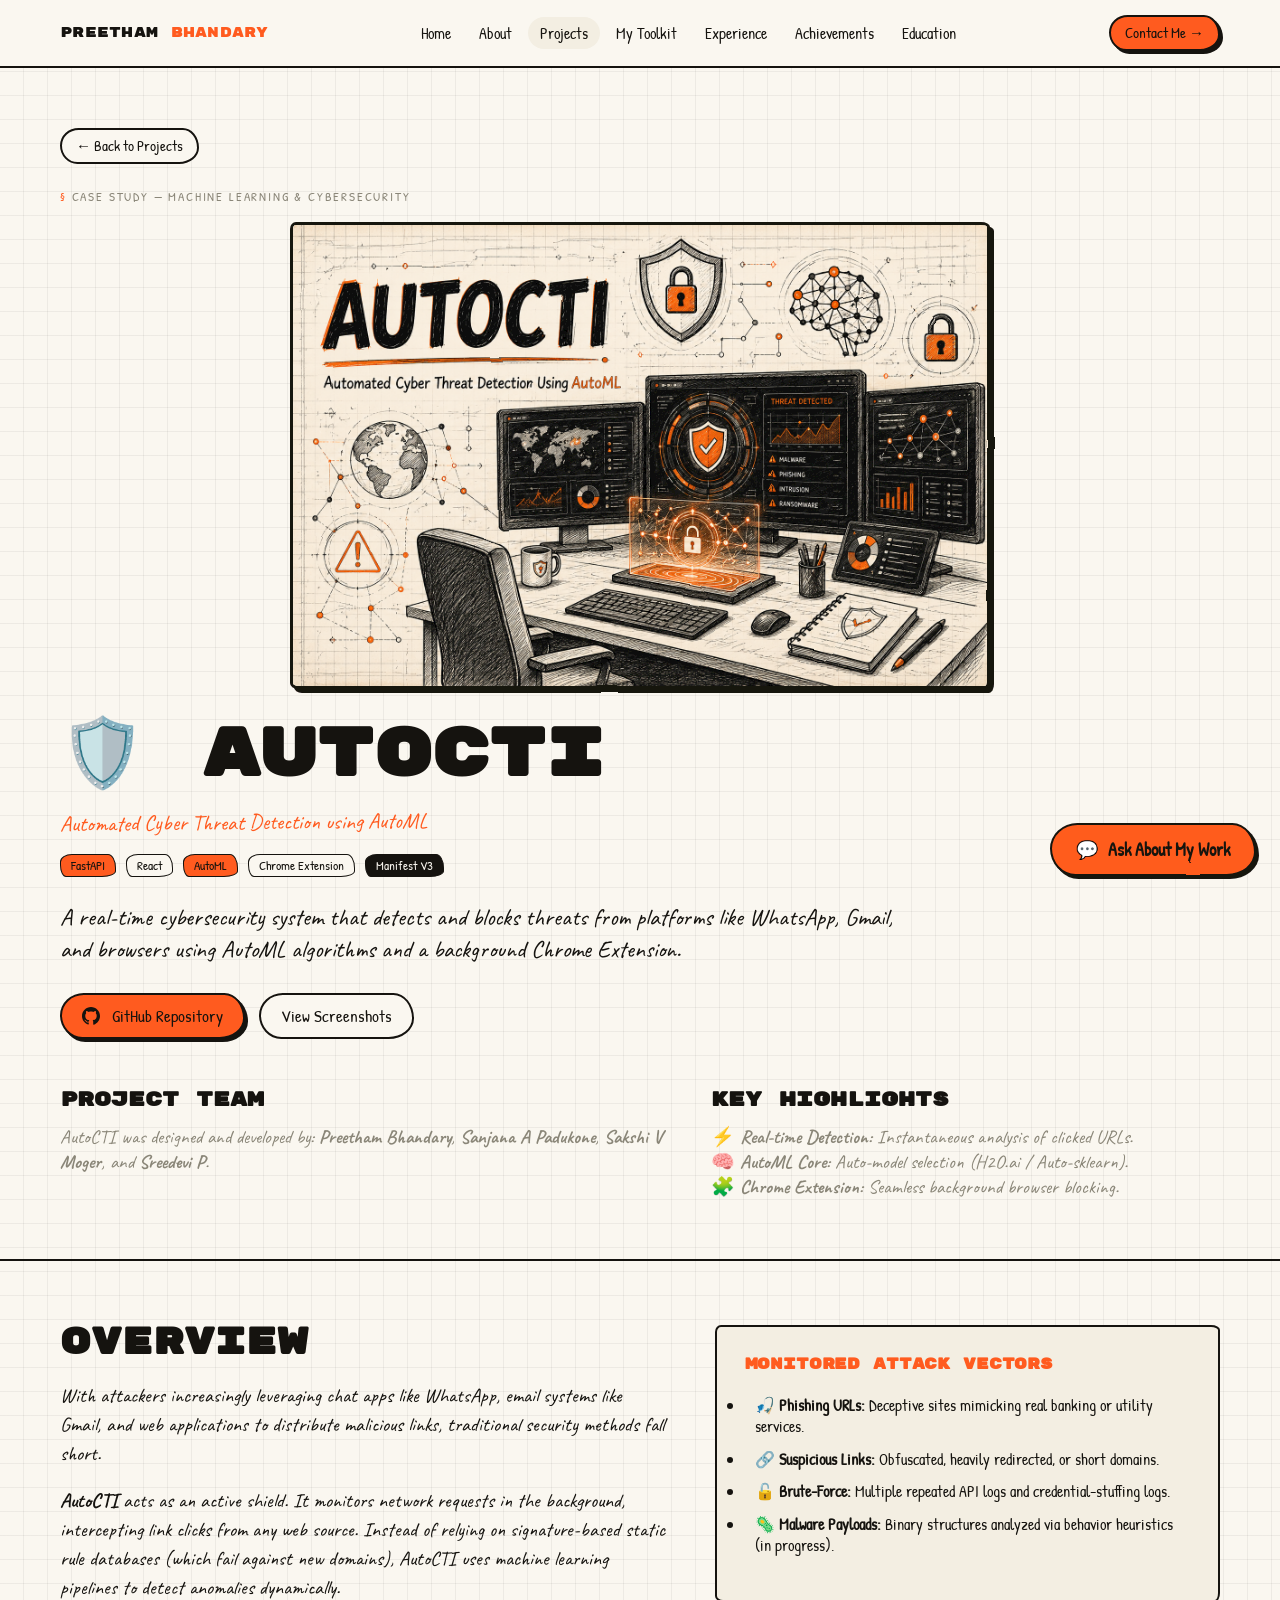
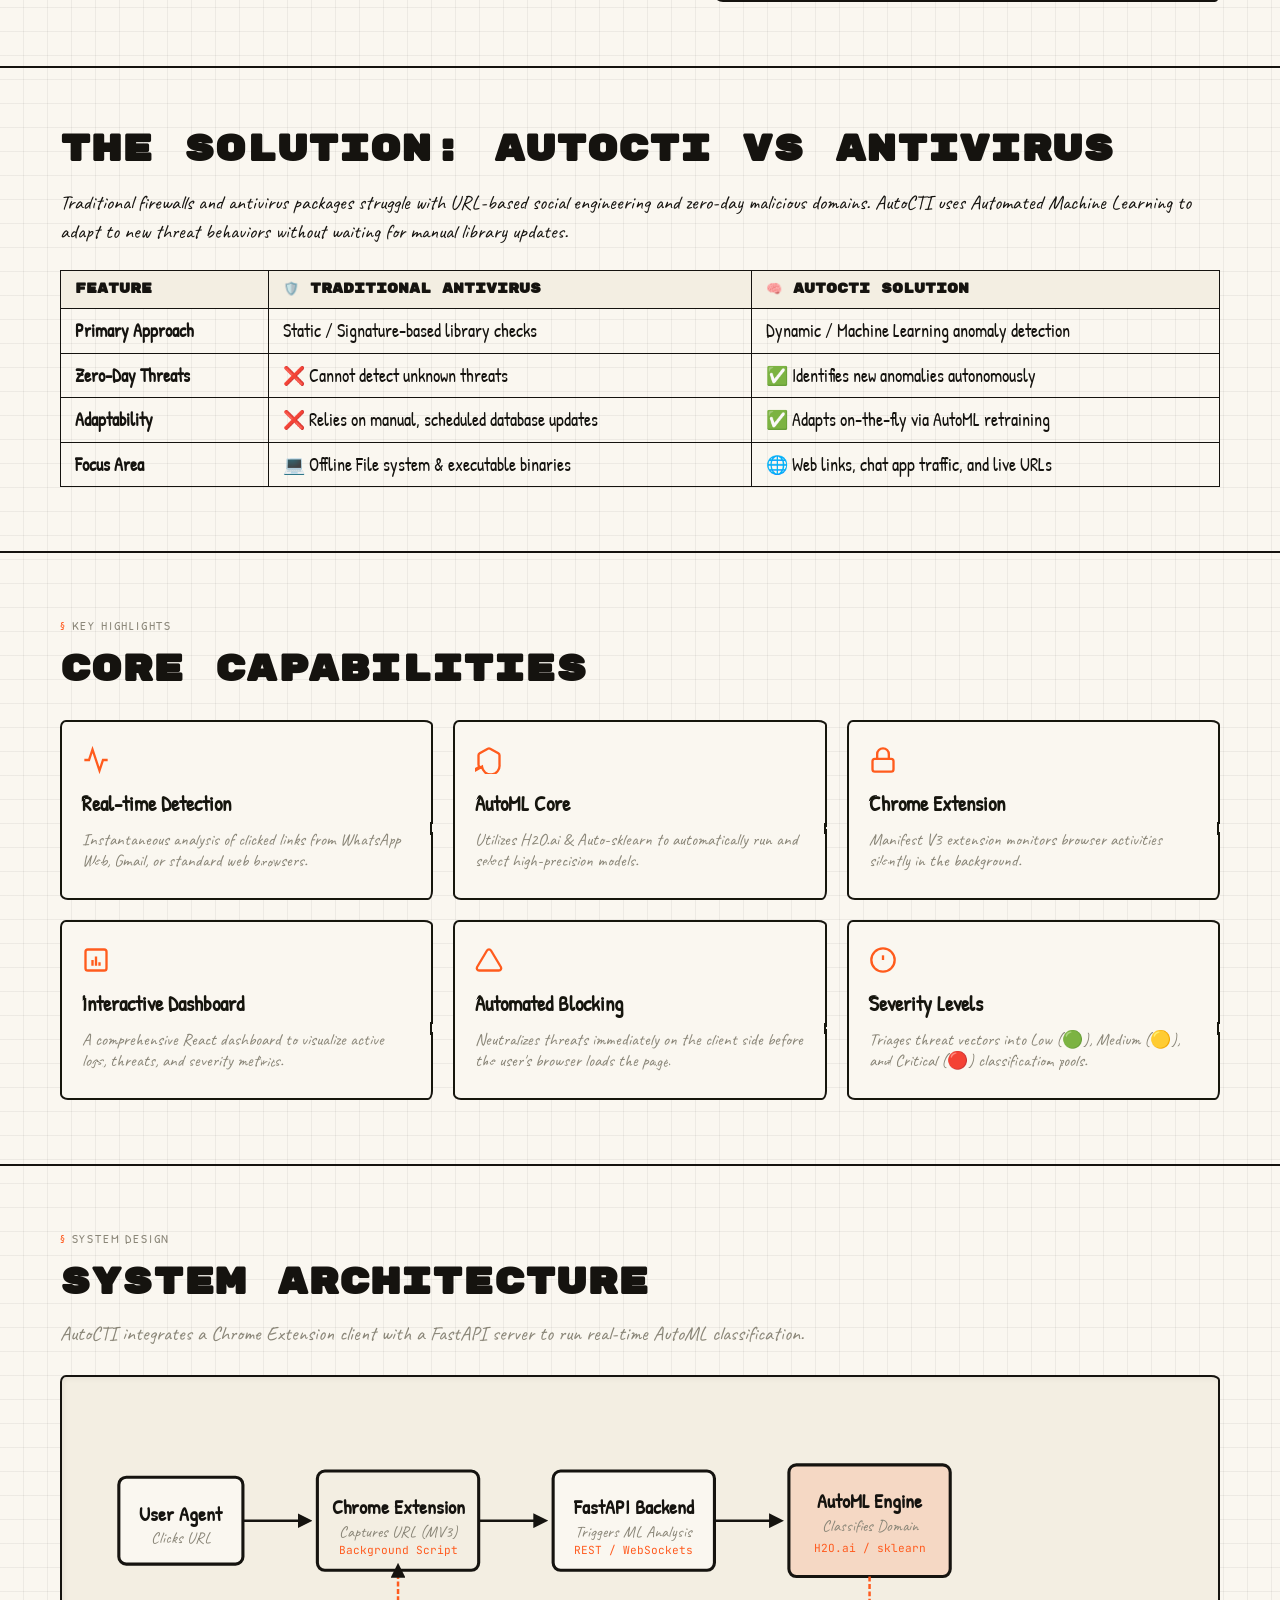
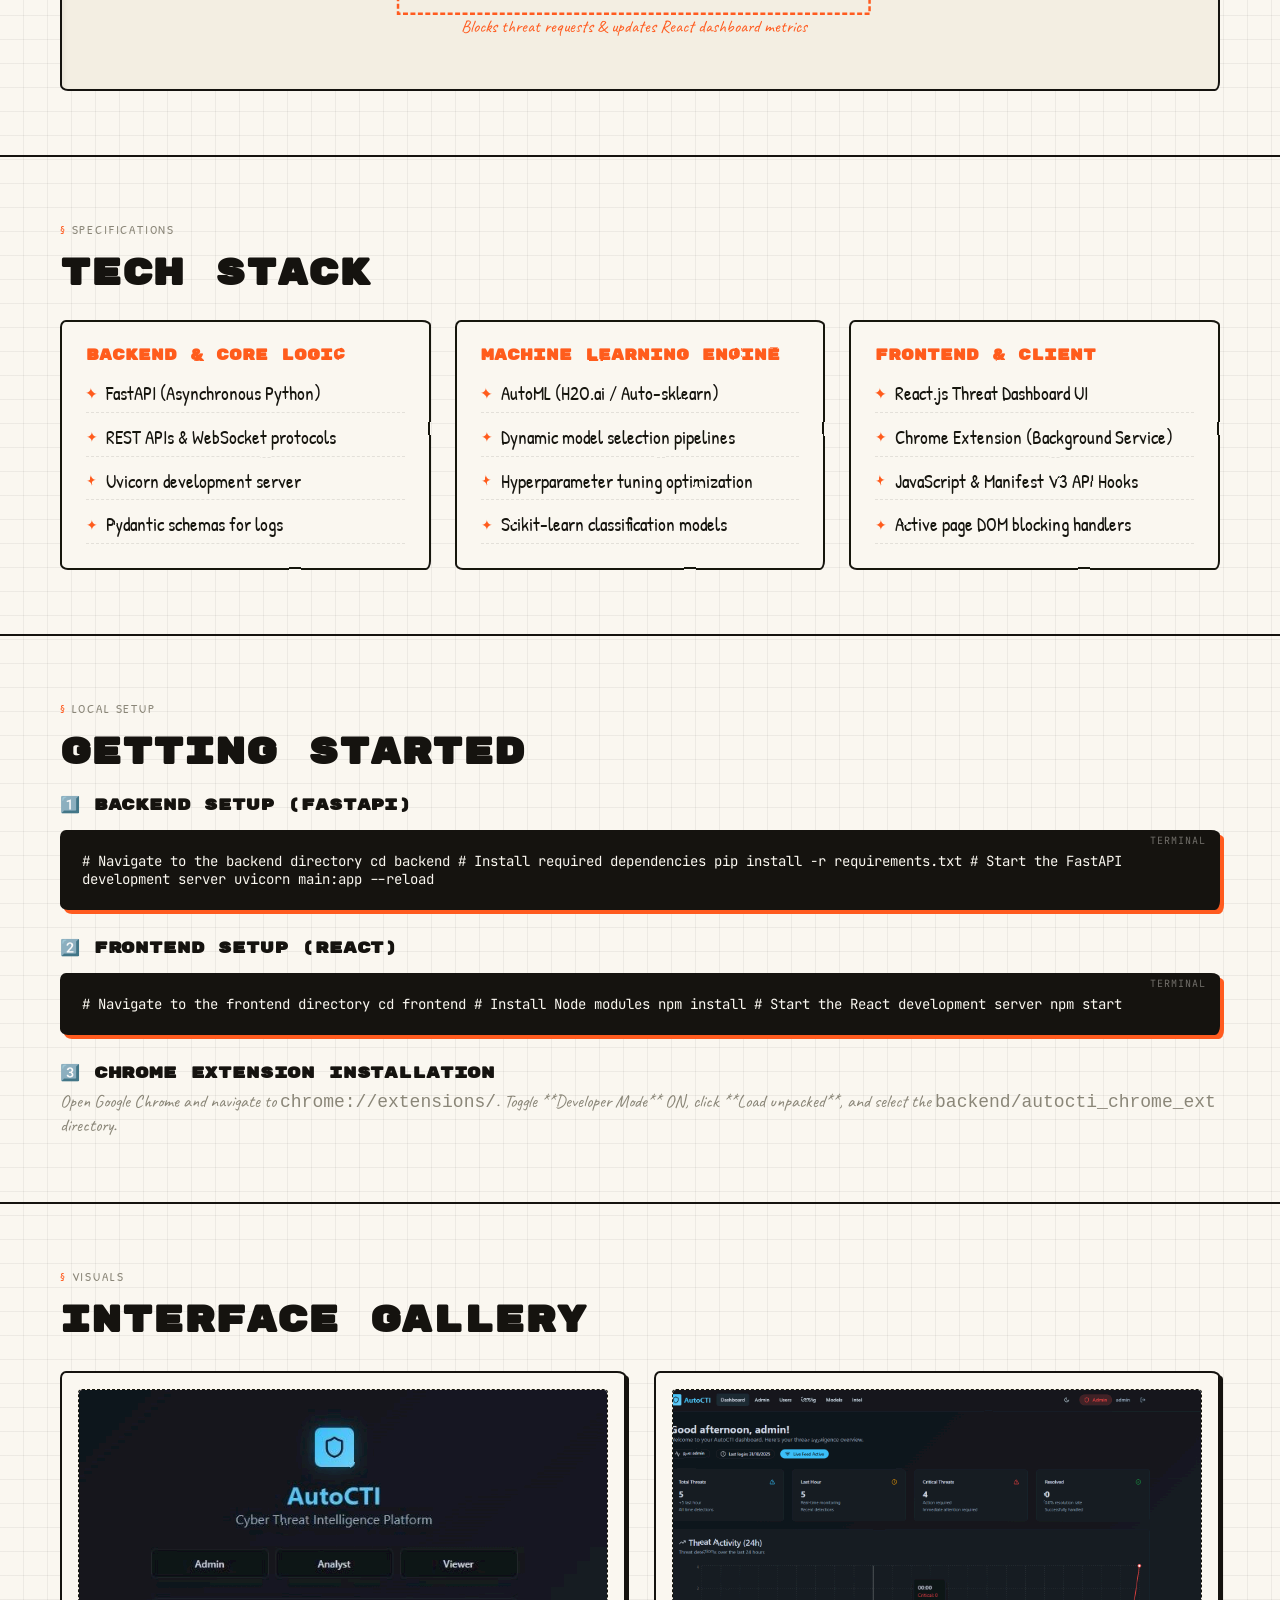
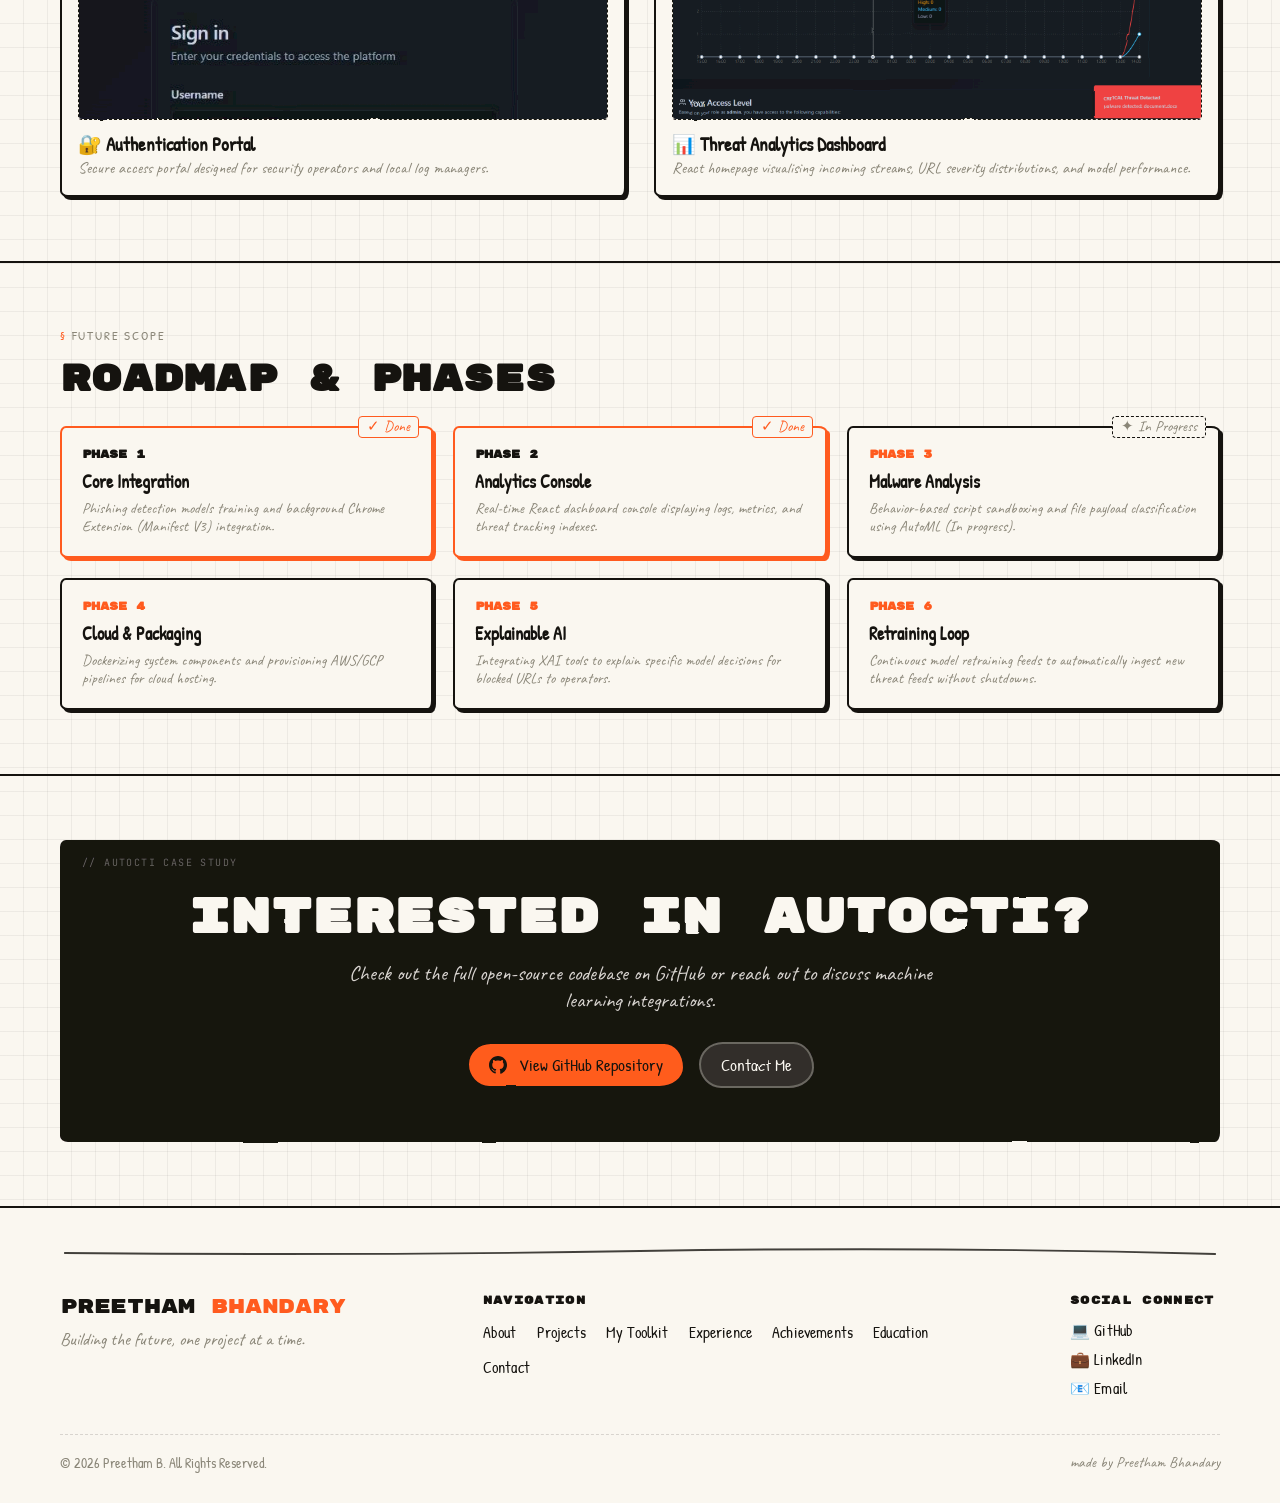
<file: project-autocti.html>
<!DOCTYPE html>
<html lang="en">

<head>
  <meta charset="UTF-8" />
  <meta name="viewport" content="width=device-width, initial-scale=1" />
  <title>AutoCTI Case Study — Preetham Bhandary</title>
  <meta name="description"
    content="Detailed case study of AutoCTI — an Automated Cyber Threat Detection system using AutoML, FastAPI, and React. Built by Preetham Bhandary." />
  <link rel="canonical" href="project-autocti.html" />
  <meta property="og:type" content="website" />
  <meta property="og:title" content="AutoCTI Case Study — Preetham Bhandary" />
  <meta property="og:description"
    content="Automated cyber threat detection utilizing machine learning, real-time WebSockets, and modern web tech stacks." />
  <!-- Fonts -->
  <link rel="preconnect" href="https://fonts.googleapis.com" />
  <link rel="preconnect" href="https://fonts.gstatic.com" crossorigin />
  <link
    href="https://fonts.googleapis.com/css2?family=Caveat:wght@400;600&family=Patrick+Hand&family=Rubik+Mono+One&family=JetBrains+Mono:wght@400;600&family=DM+Serif+Display:ital@0;1&display=swap"
    rel="stylesheet" />
  <link rel="stylesheet" href="shared.css" />

  <style>
    /* ===== CASE STUDY PAGE STYLES ===== */
    .case-hero {
      padding: 60px 0;
      border-bottom: 2px solid var(--rule);
      text-align: left;
      position: relative;
    }

    .case-banner {
      width: 100%;
      max-width: 700px;
      height: auto;
      aspect-ratio: 3 / 2;
      border: 3px solid var(--rule);
      border-radius: var(--radius);
      overflow: hidden;
      margin: 0 auto 32px;
      background: var(--paper-2);
      box-shadow: 4px 4px 0 var(--rule);
    }

    .case-banner img {
      width: 100%;
      height: 100%;
      object-fit: cover;
      display: block;
    }

    .tech-badges {
      display: flex;
      gap: 10px;
      flex-wrap: wrap;
      margin: 18px 0 24px;
    }

    .case-title {
      font-size: clamp(32px, 6vw, 68px);
      line-height: 1.0;
      margin-bottom: 16px;
    }

    .case-meta {
      display: grid;
      grid-template-columns: 1.2fr 1fr;
      gap: 40px;
      margin-top: 48px;
      align-items: start;
    }

    .case-meta h3 {
      font-family: 'Rubik Mono One', sans-serif;
      font-size: 20px;
      margin-bottom: 12px;
      text-transform: uppercase;
    }

    /* Grid Layouts for Sections */
    .two-col-grid {
      display: grid;
      grid-template-columns: 1.2fr 1fr;
      gap: 48px;
    }

    .detail-section {
      padding: 64px 0;
      border-bottom: 2px solid var(--rule);
    }

    .section-title {
      font-family: 'Rubik Mono One', sans-serif;
      font-size: clamp(24px, 4vw, 36px);
      line-height: 1.0;
      margin-bottom: 20px;
    }

    .handwritten-highlight {
      font-family: 'Caveat', cursive;
      font-size: 22px;
      color: var(--accent);
      line-height: 1.3;
      margin-bottom: 20px;
      transform: rotate(-0.5deg);
    }

    /* Features Grid */
    .features-grid {
      display: grid;
      grid-template-columns: repeat(3, 1fr);
      gap: 20px;
      margin-top: 32px;
    }

    .feature-card {
      padding: 24px 20px;
      min-height: 180px;
      display: flex;
      flex-direction: column;
      gap: 12px;
      transition: transform 0.15s ease, box-shadow 0.15s ease;
    }

    .feature-card:hover {
      transform: translate(-3px, -3px);
      box-shadow: 4px 4px 0 var(--rule);
    }

    .feature-card svg {
      color: var(--accent);
      margin-bottom: 4px;
    }

    .feature-card h4 {
      font-family: 'Patrick Hand', cursive;
      font-size: 21px;
      font-weight: bold;
    }

    .feature-card p {
      font-family: 'Caveat', cursive;
      font-size: 17px;
      color: var(--muted);
      line-height: 1.25;
    }

    /* Architecture SVG Diagram */
    .arch-container {
      background: var(--paper-2);
      border: 2px solid var(--rule);
      border-radius: var(--radius);
      padding: 32px;
      margin-top: 28px;
      overflow-x: auto;
      display: flex;
      justify-content: center;
      box-shadow: inset 2px 2px 5px rgba(0, 0, 0, 0.05);
    }

    .arch-svg {
      min-width: 800px;
      height: auto;
    }

    /* Tech Stack */
    .tech-stack-grid {
      display: grid;
      grid-template-columns: repeat(3, 1fr);
      gap: 24px;
      margin-top: 28px;
    }

    .stack-box {
      padding: 24px;
    }

    .stack-box h4 {
      font-family: 'Rubik Mono One', sans-serif;
      font-size: 15px;
      margin-bottom: 16px;
      color: var(--accent);
    }

    .stack-box ul {
      list-style: none;
      display: flex;
      flex-direction: column;
      gap: 12px;
    }

    .stack-box li {
      font-family: 'Patrick Hand', cursive;
      font-size: 19px;
      display: flex;
      align-items: center;
      gap: 8px;
      border-bottom: 1px dashed rgba(21, 19, 15, .1);
      padding-bottom: 6px;
    }

    .stack-box li::before {
      content: "✦";
      color: var(--accent);
      font-size: 14px;
    }

    /* Table styling */
    .comparison-table {
      width: 100%;
      border-collapse: collapse;
      font-family: 'Patrick Hand', cursive;
      font-size: 18px;
      margin-top: 20px;
    }

    .comparison-table th,
    .comparison-table td {
      border: 1.5px solid var(--rule);
      padding: 10px 14px;
      text-align: left;
    }

    .comparison-table th {
      background: var(--paper-2);
      font-family: 'Rubik Mono One', sans-serif;
      font-size: 13px;
      text-transform: uppercase;
    }

    .comparison-table tr:hover {
      background: rgba(255, 91, 31, .04);
    }

    /* Gallery */
    .gallery-grid {
      display: grid;
      grid-template-columns: repeat(2, 1fr);
      gap: 28px;
      margin-top: 32px;
    }

    .gallery-item {
      border: 2px solid var(--rule);
      border-radius: var(--radius);
      background: var(--paper);
      padding: 16px;
      box-shadow: 3px 3px 0 var(--rule);
      transition: transform 0.15s ease, box-shadow 0.15s ease;
    }

    .gallery-item:hover {
      transform: translate(-3px, -3px);
      box-shadow: 6px 6px 0 var(--rule);
    }

    .gallery-visual {
      background: var(--paper-2);
      border: 1.5px dashed var(--rule);
      border-radius: 4px;
      aspect-ratio: 16/10;
      display: flex;
      align-items: center;
      justify-content: center;
      overflow: hidden;
      margin-bottom: 12px;
      position: relative;
    }

    .gallery-title {
      font-family: 'Patrick Hand', cursive;
      font-size: 19px;
      font-weight: bold;
    }

    .gallery-desc {
      font-family: 'Caveat', cursive;
      font-size: 16px;
      color: var(--muted);
      margin-top: 2px;
    }

    /* Timeline / Roadmap steps */
    .roadmap-list {
      list-style: none;
      display: grid;
      grid-template-columns: repeat(3, 1fr);
      gap: 20px;
      margin-top: 28px;
    }

    .roadmap-item {
      border: 2px solid var(--rule);
      border-radius: var(--radius);
      padding: 20px;
      position: relative;
      background: var(--paper);
      box-shadow: 3px 3px 0 var(--rule);
    }

    .roadmap-item.completed {
      border-color: var(--accent);
      box-shadow: 3px 3px 0 var(--accent);
    }

    .roadmap-item.completed::after {
      content: "✓ Done";
      position: absolute;
      top: -12px;
      right: 12px;
      font-family: 'Caveat', cursive;
      font-size: 15px;
      color: var(--accent);
      background: var(--paper);
      padding: 0 8px;
      border: 1.5px solid var(--accent);
      border-radius: 4px;
    }

    .roadmap-item.in-progress::after {
      content: "✦ In Progress";
      position: absolute;
      top: -12px;
      right: 12px;
      font-family: 'Caveat', cursive;
      font-size: 15px;
      color: var(--muted);
      background: var(--paper);
      padding: 0 8px;
      border: 1.5px dashed var(--rule);
      border-radius: 4px;
    }

    .roadmap-item h4 {
      font-family: 'Rubik Mono One', sans-serif;
      font-size: 11px;
      color: var(--accent);
      margin-bottom: 8px;
    }

    .roadmap-item.completed h4 {
      color: var(--ink);
    }

    .roadmap-item h5 {
      font-family: 'Patrick Hand', cursive;
      font-size: 18px;
      font-weight: bold;
      margin-bottom: 6px;
    }

    .roadmap-item p {
      font-family: 'Caveat', cursive;
      font-size: 15px;
      color: var(--muted);
      line-height: 1.2;
    }

    /* Getting started codes */
    .code-console {
      background: var(--ink);
      color: var(--paper);
      padding: 20px;
      border-radius: var(--radius);
      font-family: 'JetBrains Mono', monospace;
      font-size: 14px;
      margin-top: 14px;
      position: relative;
      overflow-x: auto;
      border: 2px solid var(--rule);
      box-shadow: 4px 4px 0 var(--accent);
    }

    .code-console::before {
      content: "Terminal";
      position: absolute;
      top: 2px;
      right: 12px;
      font-size: 10px;
      opacity: 0.4;
      text-transform: uppercase;
      letter-spacing: 0.1em;
    }

    /* CTA Section */
    .cta-box {
      border: 2px solid var(--rule);
      border-radius: var(--radius);
      background: var(--ink);
      color: var(--paper);
      padding: 52px 48px;
      text-align: center;
      margin: 64px 0;
      position: relative;
      overflow: hidden;
    }

    .cta-box::before {
      content: "// AUTOCTI CASE STUDY";
      font-family: 'JetBrains Mono', monospace;
      font-size: 10px;
      letter-spacing: .14em;
      opacity: .35;
      position: absolute;
      top: 14px;
      left: 20px;
    }

    .cta-box h2 {
      font-family: 'Rubik Mono One', sans-serif;
      font-size: clamp(26px, 4vw, 48px);
      line-height: 1.0;
      margin-bottom: 18px;
    }

    .cta-box p {
      font-family: 'Caveat', cursive;
      font-size: 21px;
      opacity: .85;
      max-width: 600px;
      margin: 0 auto 28px;
    }

    .cta-buttons {
      display: flex;
      gap: 14px;
      justify-content: center;
      flex-wrap: wrap;
    }

    /* RESPONSIVE BREAKPOINTS */
    @media (max-width: 980px) {
      .features-grid {
        grid-template-columns: repeat(2, 1fr);
      }

      .roadmap-list {
        grid-template-columns: 1fr;
        gap: 16px;
      }

      .tech-stack-grid {
        grid-template-columns: 1fr;
        gap: 16px;
      }

      .two-col-grid {
        grid-template-columns: 1fr;
        gap: 32px;
      }

      .case-meta {
        grid-template-columns: 1fr;
        gap: 24px;
      }
    }

    @media (max-width: 620px) {
      .features-grid {
        grid-template-columns: 1fr;
      }

      .gallery-grid {
        grid-template-columns: 1fr;
      }

      .cta-box {
        padding: 36px 20px;
      }
    }

    footer a {
      transition: color 0.15s;
    }

    footer a:hover {
      color: var(--accent) !important;
    }
  </style>
</head>

<body>

  <!-- SVG Filters -->
  <svg width="0" height="0" style="position:absolute;overflow:hidden" aria-hidden="true">
    <defs>
      <filter id="wobble">
        <feTurbulence type="fractalNoise" baseFrequency="0.018" numOctaves="2" seed="3" />
        <feDisplacementMap in="SourceGraphic" scale="2" />
      </filter>
      <filter id="wobble-2">
        <feTurbulence type="fractalNoise" baseFrequency="0.03" numOctaves="2" seed="7" />
        <feDisplacementMap in="SourceGraphic" scale="3" />
      </filter>
    </defs>
  </svg>

  <!-- NAVBAR -->
  <nav class="navbar" role="navigation">
    <div class="wrap nav-wrap">
      <a href="index.html" class="nav-logo">PREETHAM <span>BHANDARY</span></a>
      <ul class="nav-links">
        <li><a href="index.html">Home</a></li>
        <li><a href="index.html#about">About</a></li>
        <li><a href="projects.html" class="active">Projects</a></li>
        <li><a href="index.html#toolkit">My Toolkit</a></li>
        <li><a href="index.html#experience">Experience</a></li>
        <li><a href="index.html#achievements">Achievements</a></li>
        <li><a href="index.html#education">Education</a></li>
      </ul>
      <a href="index.html#contact" class="btn primary nav-cta sm">Contact Me →</a>
      <button class="nav-toggle" aria-label="Open menu" onclick="toggleMenu()">☰</button>
    </div>
  </nav>
  <div class="mobile-menu" id="mobileMenu">
    <a href="index.html" onclick="toggleMenu()">Home</a>
    <a href="index.html#about" onclick="toggleMenu()">About</a>
    <a href="projects.html" onclick="toggleMenu()">Projects</a>
    <a href="index.html#toolkit" onclick="toggleMenu()">My Toolkit</a>
    <a href="index.html#experience" onclick="toggleMenu()">Experience</a>
    <a href="index.html#achievements" onclick="toggleMenu()">Achievements</a>
    <a href="index.html#education" onclick="toggleMenu()">Education</a>
    <a href="index.html#contact" onclick="toggleMenu()">Contact</a>
  </div>

  <!-- HERO SECTION -->
  <header class="case-hero">
    <div class="wrap">
      <a href="index.html" class="btn sm" style="margin-bottom: 24px;">← Back to Projects</a>
      <div class="section-tag">Case Study — Machine Learning &amp; Cybersecurity</div>

      <div class="case-banner wobble">
        <img src="photos/autocti.png" alt="AutoCTI - Automated Cyber Threat Detection Using AutoML" />
      </div>

      <h1 class="case-title h-display">🛡️ AutoCTI</h1>
      <p class="handwritten-highlight">Automated Cyber Threat Detection using AutoML</p>

      <div class="tech-badges">
        <span class="tag accent">FastAPI</span>
        <span class="tag">React</span>
        <span class="tag accent">AutoML</span>
        <span class="tag">Chrome Extension</span>
        <span class="tag ink">Manifest V3</span>
      </div>

      <p class="h-hand" style="font-size: 24px; line-height: 1.35; max-width: 850px; margin-bottom: 28px;">
        A real-time cybersecurity system that detects and blocks threats from platforms like WhatsApp, Gmail, and
        browsers using AutoML algorithms and a background Chrome Extension.
      </p>

      <div class="hero-ctas" style="justify-content: flex-start; margin-bottom: 0;">
        <a href="https://github.com/preethu2896/AUTOCTI" target="_blank" rel="noopener" class="btn primary">
          <svg viewBox="0 0 24 24" width="18" height="18" fill="currentColor" style="margin-right: 4px;">
            <path
              d="M12 0C5.37 0 0 5.37 0 12c0 5.3 3.43 9.8 8.205 11.385.6.11.82-.26.82-.577v-2.234c-3.338.724-4.042-1.61-4.042-1.61C4.422 18.07 3.633 17.7 3.633 17.7c-1.087-.744.084-.729.084-.729 1.205.084 1.838 1.236 1.838 1.236 1.07 1.835 2.809 1.305 3.495.998.108-.776.417-1.305.76-1.605-2.665-.3-5.466-1.332-5.466-5.93 0-1.31.465-2.38 1.235-3.22-.135-.303-.54-1.523.105-3.176 0 0 1.005-.322 3.3 1.23.96-.267 1.98-.399 3-.405 1.02.006 2.04.138 3 .405 2.28-1.552 3.285-1.23 3.285-1.23.645 1.653.24 2.873.12 3.176.765.84 1.23 1.91 1.23 3.22 0 4.61-2.805 5.625-5.475 5.92.42.36.81 1.096.81 2.22v3.293c0 .319.22.694.825.576C20.565 21.795 24 17.3 24 12c0-6.63-5.37-12-12-12z" />
          </svg>
          GitHub Repository
        </a>
        <a href="#gallery" class="btn">View Screenshots</a>
      </div>

      <div class="case-meta">
        <div>
          <h3>Project Team</h3>
          <p class="h-hand" style="font-size: 19px; color: var(--muted)">
            AutoCTI was designed and developed by:
            <strong>Preetham Bhandary</strong>,
            <strong>Sanjana A Padukone</strong>,
            <strong>Sakshi V Moger</strong>, and
            <strong>Sreedevi P</strong>.
          </p>
        </div>
        <div>
          <h3>Key Highlights</h3>
          <p class="h-hand" style="font-size: 19px; color: var(--muted)">
            ⚡ <strong>Real-time Detection:</strong> Instantaneous analysis of clicked URLs.<br />
            🧠 <strong>AutoML Core:</strong> Auto-model selection (H2O.ai / Auto-sklearn).<br />
            🧩 <strong>Chrome Extension:</strong> Seamless background browser blocking.
          </p>
        </div>
      </div>
    </div>
  </header>

  <!-- OVERVIEW & PROBLEM STATEMENT -->
  <section class="detail-section" id="problem">
    <div class="wrap">
      <div class="two-col-grid reveal">
        <div>
          <h2 class="section-title">Overview</h2>
          <p class="h-hand" style="font-size: 20px; line-height: 1.45; margin-bottom: 18px;">
            With attackers increasingly leveraging chat apps like WhatsApp, email systems like Gmail, and web
            applications to distribute malicious links, traditional security methods fall short.
          </p>
          <p class="h-hand" style="font-size: 20px; line-height: 1.45;">
            <strong>AutoCTI</strong> acts as an active shield. It monitors network requests in the background,
            intercepting link clicks from any web source. Instead of relying on signature-based static rule databases
            (which fail against new domains), AutoCTI uses machine learning pipelines to detect anomalies dynamically.
          </p>
        </div>
        <div class="box fill" style="padding: 28px;">
          <h3 class="h-display" style="font-size: 15px; margin-bottom: 14px; color: var(--accent);">Monitored Attack
            Vectors</h3>
          <ul class="feature-list" style="margin-bottom: 0;">
            <li style="font-size: 16px; padding: 6px 10px;">🎣 <strong>Phishing URLs:</strong> Deceptive sites mimicking
              real banking or utility services.</li>
            <li style="font-size: 16px; padding: 6px 10px;">🔗 <strong>Suspicious Links:</strong> Obfuscated, heavily
              redirected, or short domains.</li>
            <li style="font-size: 16px; padding: 6px 10px;">🔓 <strong>Brute-Force:</strong> Multiple repeated API logs
              and credential-stuffing logs.</li>
            <li style="font-size: 16px; padding: 6px 10px;">🦠 <strong>Malware Payloads:</strong> Binary structures
              analyzed via behavior heuristics (in progress).</li>
          </ul>
        </div>
      </div>
    </div>
  </section>

  <!-- SOLUTION SECTION -->
  <section class="detail-section" id="solution">
    <div class="wrap">
      <div class="reveal">
        <h2 class="section-title">The Solution: AutoCTI vs Antivirus</h2>
        <p class="h-hand" style="font-size: 20px; line-height: 1.45; margin-bottom: 24px;">
          Traditional firewalls and antivirus packages struggle with URL-based social engineering and zero-day malicious
          domains. AutoCTI uses Automated Machine Learning to adapt to new threat behaviors without waiting for manual
          library updates.
        </p>

        <table class="comparison-table">
          <thead>
            <tr>
              <th>Feature</th>
              <th>🛡️ Traditional Antivirus</th>
              <th>🧠 AutoCTI Solution</th>
            </tr>
          </thead>
          <tbody>
            <tr>
              <td><strong>Primary Approach</strong></td>
              <td>Static / Signature-based library checks</td>
              <td>Dynamic / Machine Learning anomaly detection</td>
            </tr>
            <tr>
              <td><strong>Zero-Day Threats</strong></td>
              <td>❌ Cannot detect unknown threats</td>
              <td>✅ Identifies new anomalies autonomously</td>
            </tr>
            <tr>
              <td><strong>Adaptability</strong></td>
              <td>❌ Relies on manual, scheduled database updates</td>
              <td>✅ Adapts on-the-fly via AutoML retraining</td>
            </tr>
            <tr>
              <td><strong>Focus Area</strong></td>
              <td>💻 Offline File system &amp; executable binaries</td>
              <td>🌐 Web links, chat app traffic, and live URLs</td>
            </tr>
          </tbody>
        </table>
      </div>
    </div>
  </section>

  <!-- KEY FEATURES SECTION -->
  <section class="detail-section" id="features">
    <div class="wrap">
      <div class="section-tag">Key Highlights</div>
      <h2 class="section-title reveal">Core Capabilities</h2>

      <div class="features-grid">
        <!-- F1 -->
        <div class="box feature-card wobble reveal">
          <svg viewBox="0 0 24 24" width="28" height="28" stroke="currentColor" stroke-width="2" fill="none">
            <polyline points="22 12 18 12 15 21 9 3 6 12 2 12" />
          </svg>
          <h4>Real-time Detection</h4>
          <p>Instantaneous analysis of clicked links from WhatsApp Web, Gmail, or standard web browsers.</p>
        </div>
        <!-- F2 -->
        <div class="box feature-card wobble reveal" style="transition-delay: .05s">
          <svg viewBox="0 0 24 24" width="28" height="28" stroke="currentColor" stroke-width="2" fill="none">
            <path
              d="M21 16V8a2 2 0 0 0-1-1.73l-7-4a2 2 0 0 0-2 0l-7 4A2 2 0 0 0 3 8v8a2 2 0 0 0 1 1.73l-7 4a2 2 0 0 0 2 0l7-4A2 2 0 0 0 21 16z" />
          </svg>
          <h4>AutoML Core</h4>
          <p>Utilizes H2O.ai &amp; Auto-sklearn to automatically run and select high-precision models.</p>
        </div>
        <!-- F3 -->
        <div class="box feature-card wobble reveal" style="transition-delay: .1s">
          <svg viewBox="0 0 24 24" width="28" height="28" stroke="currentColor" stroke-width="2" fill="none">
            <rect x="3" y="11" width="18" height="11" rx="2" ry="2" />
            <path d="M7 11V7a5 5 0 0 1 10 0v4" />
          </svg>
          <h4>Chrome Extension</h4>
          <p>Manifest V3 extension monitors browser activities silently in the background.</p>
        </div>
        <!-- F4 -->
        <div class="box feature-card wobble reveal" style="transition-delay: .15s">
          <svg viewBox="0 0 24 24" width="28" height="28" stroke="currentColor" stroke-width="2" fill="none">
            <rect x="3" y="3" width="18" height="18" rx="2" />
            <path d="M9 17v-5M12 17V9M15 17v-3" />
          </svg>
          <h4>Interactive Dashboard</h4>
          <p>A comprehensive React dashboard to visualize active logs, threats, and severity metrics.</p>
        </div>
        <!-- F5 -->
        <div class="box feature-card wobble reveal" style="transition-delay: .2s">
          <svg viewBox="0 0 24 24" width="28" height="28" stroke="currentColor" stroke-width="2" fill="none">
            <path d="M10.29 3.86L1.82 18a2 2 0 0 0 1.71 3h16.94a2 2 0 0 0 1.71-3L13.71 3.86a2 2 0 0 0-3.42 0z" />
          </svg>
          <h4>Automated Blocking</h4>
          <p>Neutralizes threats immediately on the client side before the user's browser loads the page.</p>
        </div>
        <!-- F6 -->
        <div class="box feature-card wobble reveal" style="transition-delay: .25s">
          <svg viewBox="0 0 24 24" width="28" height="28" stroke="currentColor" stroke-width="2" fill="none">
            <circle cx="12" cy="12" r="10" />
            <line x1="12" y1="8" x2="12" y2="12" />
            <line x1="12" y1="16" x2="12.01" y2="16" />
          </svg>
          <h4>Severity Levels</h4>
          <p>Triages threat vectors into Low (🟢), Medium (🟡), and Critical (🔴) classification pools.</p>
        </div>
      </div>
    </div>
  </section>

  <!-- ARCHITECTURE SECTION -->
  <section class="detail-section" id="architecture">
    <div class="wrap">
      <div class="section-tag">System Design</div>
      <h2 class="section-title reveal">System Architecture</h2>
      <p class="h-hand" style="font-size: 20px; color: var(--muted); max-width: 750px; margin-bottom: 24px;">
        AutoCTI integrates a Chrome Extension client with a FastAPI server to run real-time AutoML classification.
      </p>

      <div class="arch-container reveal">
        <!-- SVG Architecture flow matching the sequence diagram in README -->
        <svg viewBox="0 0 880 200" class="arch-svg" xmlns="http://www.w3.org/2000/svg">
          <defs>
            <marker id="arrow" viewBox="0 0 10 10" refX="5" refY="5" markerWidth="6" markerHeight="6"
              orient="auto-start-reverse">
              <path d="M 0 0 L 10 5 L 0 10 z" fill="#15130f" />
            </marker>
          </defs>

          <!-- Column 1: User -->
          <rect x="20" y="55" width="100" height="70" rx="6" fill="#faf7f0" stroke="#15130f" stroke-width="2.5" />
          <text x="70" y="90" font-family="'Patrick Hand', cursive" font-size="16" font-weight="bold"
            text-anchor="middle" fill="#15130f">User Agent</text>
          <text x="70" y="108" font-family="'Caveat', cursive" font-size="13" text-anchor="middle" fill="#8a8678">Clicks
            URL</text>

          <line x1="120" y1="90" x2="170" y2="90" stroke="#15130f" stroke-width="2" marker-end="url(#arrow)" />

          <!-- Column 2: Chrome Extension -->
          <rect x="180" y="50" width="130" height="80" rx="6" fill="#f3eee2" stroke="#15130f" stroke-width="2.5" />
          <text x="245" y="85" font-family="'Patrick Hand', cursive" font-size="16" font-weight="bold"
            text-anchor="middle" fill="#15130f">Chrome Extension</text>
          <text x="245" y="103" font-family="'Caveat', cursive" font-size="13" text-anchor="middle"
            fill="#8a8678">Captures URL (MV3)</text>
          <text x="245" y="117" font-family="'JetBrains Mono', monospace" font-size="9" text-anchor="middle"
            fill="#ff5b1f">Background Script</text>

          <line x1="310" y1="90" x2="360" y2="90" stroke="#15130f" stroke-width="2" marker-end="url(#arrow)" />

          <!-- Column 3: FastAPI Backend -->
          <rect x="370" y="50" width="130" height="80" rx="6" fill="#faf7f0" stroke="#15130f" stroke-width="2.5" />
          <text x="435" y="85" font-family="'Patrick Hand', cursive" font-size="16" font-weight="bold"
            text-anchor="middle" fill="#15130f">FastAPI Backend</text>
          <text x="435" y="103" font-family="'Caveat', cursive" font-size="13" text-anchor="middle"
            fill="#8a8678">Triggers ML Analysis</text>
          <text x="435" y="117" font-family="'JetBrains Mono', monospace" font-size="9" text-anchor="middle"
            fill="#ff5b1f">REST / WebSockets</text>

          <line x1="500" y1="90" x2="550" y2="90" stroke="#15130f" stroke-width="2" marker-end="url(#arrow)" />

          <!-- Column 4: AutoML Engine -->
          <rect x="560" y="45" width="130" height="90" rx="6" fill="#ff5b1f" fill-opacity="0.15" stroke="#15130f"
            stroke-width="2.5" />
          <text x="625" y="80" font-family="'Patrick Hand', cursive" font-size="16" font-weight="bold"
            text-anchor="middle" fill="#15130f">AutoML Engine</text>
          <text x="625" y="98" font-family="'Caveat', cursive" font-size="13" text-anchor="middle"
            fill="#8a8678">Classifies Domain</text>
          <text x="625" y="115" font-family="'JetBrains Mono', monospace" font-size="9" text-anchor="middle"
            fill="#ff5b1f">H2O.ai / sklearn</text>

          <!-- Return Loops -->
          <path d="M 625 135 L 625 165 L 245 165 L 245 130" fill="none" stroke="#ff5b1f" stroke-width="2"
            marker-end="url(#arrow)" stroke-dasharray="4,2" />
          <text x="435" y="180" font-family="'Caveat', cursive" font-size="14" fill="#ff5b1f"
            text-anchor="middle">Blocks threat requests &amp; updates React dashboard metrics</text>
        </svg>
      </div>
    </div>
  </section>

  <!-- TECHNOLOGY STACK -->
  <section class="detail-section" id="techstack">
    <div class="wrap">
      <div class="section-tag">Specifications</div>
      <h2 class="section-title reveal">Tech Stack</h2>

      <div class="tech-stack-grid reveal">
        <!-- Backend -->
        <div class="box stack-box wobble">
          <h4>Backend &amp; Core Logic</h4>
          <ul>
            <li>FastAPI (Asynchronous Python)</li>
            <li>REST APIs &amp; WebSocket protocols</li>
            <li>Uvicorn development server</li>
            <li>Pydantic schemas for logs</li>
          </ul>
        </div>
        <!-- ML -->
        <div class="box stack-box wobble">
          <h4>Machine Learning Engine</h4>
          <ul>
            <li>AutoML (H2O.ai / Auto-sklearn)</li>
            <li>Dynamic model selection pipelines</li>
            <li>Hyperparameter tuning optimization</li>
            <li>Scikit-learn classification models</li>
          </ul>
        </div>
        <!-- Frontend -->
        <div class="box stack-box wobble">
          <h4>Frontend &amp; Client</h4>
          <ul>
            <li>React.js Threat Dashboard UI</li>
            <li>Chrome Extension (Background Service)</li>
            <li>JavaScript &amp; Manifest V3 API Hooks</li>
            <li>Active page DOM blocking handlers</li>
          </ul>
        </div>
      </div>
    </div>
  </section>

  <!-- GETTING STARTED -->
  <section class="detail-section" id="setup">
    <div class="wrap">
      <div class="section-tag">Local Setup</div>
      <h2 class="section-title reveal">Getting Started</h2>

      <div class="reveal">
        <h3 class="h-display" style="font-size: 16px; margin-top: 24px;">1️⃣ Backend Setup (FastAPI)</h3>
        <div class="code-console">
          # Navigate to the backend directory
          cd backend

          # Install required dependencies
          pip install -r requirements.txt

          # Start the FastAPI development server
          uvicorn main:app --reload
        </div>

        <h3 class="h-display" style="font-size: 16px; margin-top: 28px;">2️⃣ Frontend Setup (React)</h3>
        <div class="code-console">
          # Navigate to the frontend directory
          cd frontend

          # Install Node modules
          npm install

          # Start the React development server
          npm start
        </div>

        <h3 class="h-display" style="font-size: 16px; margin-top: 28px;">3️⃣ Chrome Extension Installation</h3>
        <p class="h-hand" style="font-size: 18px; margin-top: 6px; color: var(--muted)">
          Open Google Chrome and navigate to <code>chrome://extensions/</code>. Toggle **Developer Mode** ON, click
          **Load unpacked**, and select the <code>backend/autocti_chrome_ext</code> directory.
        </p>
      </div>
    </div>
  </section>

  <!-- GALLERY SECTION -->
  <section class="detail-section" id="gallery">
    <div class="wrap">
      <div class="section-tag">Visuals</div>
      <h2 class="section-title reveal">Interface Gallery</h2>

      <div class="gallery-grid">
        <!-- Screenshot 1 -->
        <div class="gallery-item reveal">
          <div class="gallery-visual wobble">
            <img src="photos/login.jpeg" alt="AUTOCTI Project"
              style="width:100%;height:100%;object-fit:cover;object-position:top;display:block;" />
          </div>
          <div class="gallery-title">🔐 Authentication Portal</div>
          <div class="gallery-desc">Secure access portal designed for security operators and local log managers.</div>
        </div>

        <!-- Screenshot 2 -->
        <div class="gallery-item reveal" style="transition-delay: .08s">
          <div class="gallery-visual wobble">
            <img src="photos/homepage.png" alt="AUTOCTI Project"
              style="width:100%;height:100%;object-fit:cover;object-position:top;display:block;" />
          </div>
          <div class="gallery-title">📊 Threat Analytics Dashboard</div>
          <div class="gallery-desc">React homepage visualising incoming streams, URL severity distributions, and model
            performance.</div>
        </div>
      </div>
    </div>
  </section>

  <!-- ROADMAP SECTION -->
  <section class="detail-section" id="roadmap">
    <div class="wrap">
      <div class="section-tag">Future Scope</div>
      <h2 class="section-title reveal">Roadmap &amp; Phases</h2>

      <div class="roadmap-list reveal">
        <!-- Phase 1 -->
        <div class="roadmap-item completed">
          <h4>Phase 1</h4>
          <h5>Core Integration</h5>
          <p>Phishing detection models training and background Chrome Extension (Manifest V3) integration.</p>
        </div>
        <!-- Phase 2 -->
        <div class="roadmap-item completed">
          <h4>Phase 2</h4>
          <h5>Analytics Console</h5>
          <p>Real-time React dashboard console displaying logs, metrics, and threat tracking indexes.</p>
        </div>
        <!-- Phase 3 -->
        <div class="roadmap-item in-progress">
          <h4>Phase 3</h4>
          <h5>Malware Analysis</h5>
          <p>Behavior-based script sandboxing and file payload classification using AutoML (In progress).</p>
        </div>
        <!-- Phase 4 -->
        <div class="roadmap-item">
          <h4>Phase 4</h4>
          <h5>Cloud &amp; Packaging</h5>
          <p>Dockerizing system components and provisioning AWS/GCP pipelines for cloud hosting.</p>
        </div>
        <!-- Phase 5 -->
        <div class="roadmap-item">
          <h4>Phase 5</h4>
          <h5>Explainable AI</h5>
          <p>Integrating XAI tools to explain specific model decisions for blocked URLs to operators.</p>
        </div>
        <!-- Phase 6 -->
        <div class="roadmap-item">
          <h4>Phase 6</h4>
          <h5>Retraining Loop</h5>
          <p>Continuous model retraining feeds to automatically ingest new threat feeds without shutdowns.</p>
        </div>
      </div>
    </div>
  </section>

  <!-- CTA SECTION -->
  <section class="wrap">
    <div class="cta-box wobble reveal">
      <h2>Interested in AutoCTI?</h2>
      <p class="h-hand">Check out the full open-source codebase on GitHub or reach out to discuss machine learning
        integrations.</p>

      <div class="cta-buttons">
        <a href="https://github.com/preethu2896/AUTOCTI" target="_blank" rel="noopener" class="btn primary">
          <svg viewBox="0 0 24 24" width="18" height="18" fill="currentColor" style="margin-right: 4px;">
            <path
              d="M12 0C5.37 0 0 5.37 0 12c0 5.3 3.43 9.8 8.205 11.385.6.11.82-.26.82-.577v-2.234c-3.338.724-4.042-1.61-4.042-1.61C4.422 18.07 3.633 17.7 3.633 17.7c-1.087-.744.084-.729.084-.729 1.205.084 1.838 1.236 1.838 1.236 1.07 1.835 2.809 1.305 3.495.998.108-.776.417-1.305.76-1.605-2.665-.3-5.466-1.332-5.466-5.93 0-1.31.465-2.38 1.235-3.22-.135-.303-.54-1.523.105-3.176 0 0 1.005-.322 3.3 1.23.96-.267 1.98-.399 3-.405 1.02.006 2.04.138 3 .405 2.28-1.552 3.285-1.23 3.285-1.23.645 1.653.24 2.873.12 3.176.765.84 1.23 1.91 1.23 3.22 0 4.61-2.805 5.625-5.475 5.92.42.36.81 1.096.81 2.22v3.293c0 .319.22.694.825.576C20.565 21.795 24 17.3 24 12c0-6.63-5.37-12-12-12z" />
          </svg>
          View GitHub Repository
        </a>
        <a href="index.html#contact" class="btn"
          style="background: rgba(243, 238, 226, 0.12); color: var(--paper); border-color: rgba(243,238,226,0.3)">
          Contact Me
        </a>
      </div>
    </div>
  </section>

  <!-- ===== FOOTER ===== -->
  <footer style="border-top: 2px solid var(--rule); padding: 40px 0 30px; margin-top: 60px; background: var(--paper);">
    <div class="wrap">
      <!-- Hand-drawn divider line -->
      <svg viewBox="0 0 1200 10" width="100%" height="10" fill="none" stroke="var(--rule)" stroke-width="2"
        stroke-linecap="round" style="margin-bottom: 30px; opacity: 0.8;">
        <path d="M 5,5 Q 300,8 600,3 T 1195,6" />
      </svg>

      <div style="display: flex; justify-content: space-between; align-items: flex-start; flex-wrap: wrap; gap: 32px;">
        <!-- Left: Logo & Tagline -->
        <div style="max-width: 320px;">
          <div class="foot-logo h-display" style="font-size: 20px; margin-bottom: 8px;">PREETHAM <span>BHANDARY</span>
          </div>
          <p class="h-hand" style="font-size: 18px; color: var(--muted);">Building the future, one project at a time.
          </p>
        </div>

        <!-- Middle: Navigation Links -->
        <div>
          <h5 class="h-display"
            style="font-size: 11px; text-transform: uppercase; letter-spacing: 0.12em; margin-bottom: 12px;">Navigation
          </h5>
          <ul style="list-style: none; display: flex; flex-wrap: wrap; gap: 12px 20px; max-width: 450px; padding: 0;">
            <li><a href="index.html#about" class="h-print" style="font-size: 16px;">About</a></li>
            <li><a href="projects.html" class="h-print" style="font-size: 16px;">Projects</a></li>
            <li><a href="index.html#toolkit" class="h-print" style="font-size: 16px;">My Toolkit</a></li>
            <li><a href="index.html#experience" class="h-print" style="font-size: 16px;">Experience</a></li>
            <li><a href="index.html#achievements" class="h-print" style="font-size: 16px;">Achievements</a></li>
            <li><a href="index.html#education" class="h-print" style="font-size: 16px;">Education</a></li>
            <li><a href="mailto:preethambhandary385@gmail.com" class="h-print" style="font-size: 16px;">Contact</a></li>
          </ul>
        </div>

        <!-- Right: Social Links -->
        <div style="min-width: 150px;">
          <h5 class="h-display"
            style="font-size: 11px; text-transform: uppercase; letter-spacing: 0.12em; margin-bottom: 12px;">Social
            Connect</h5>
          <ul style="list-style: none; display: flex; flex-direction: column; gap: 8px; padding: 0;">
            <li><a href="https://github.com/preethu2896" target="_blank" rel="noopener" class="h-print"
                style="font-size: 16px; display: flex; align-items: center; gap: 6px;">💻 GitHub</a></li>
            <li><a href="https://linkedin.com/in/preethambhandary" target="_blank" rel="noopener" class="h-print"
                style="font-size: 16px; display: flex; align-items: center; gap: 6px;">💼 LinkedIn</a></li>
            <li><a href="index.html#contact" class="h-print"
                style="font-size: 16px; display: flex; align-items: center; gap: 6px;">📧 Email</a></li>
          </ul>
        </div>
      </div>

      <!-- Copyright note -->
      <div
        style="margin-top: 36px; padding-top: 18px; border-top: 1px dashed rgba(21,19,15,0.15); display: flex; justify-content: space-between; align-items: center; flex-wrap: wrap; gap: 12px; font-family: 'Patrick Hand', cursive; font-size: 14px; color: var(--muted);">
        <span>© 2026 Preetham B. All Rights Reserved.</span>
        <span class="h-hand" style="font-size: 15px;">made by Preetham Bhandary</span>
      </div>
    </div>
  </footer>

  <script src="shared.js"></script>
</body>

</html>
</file>
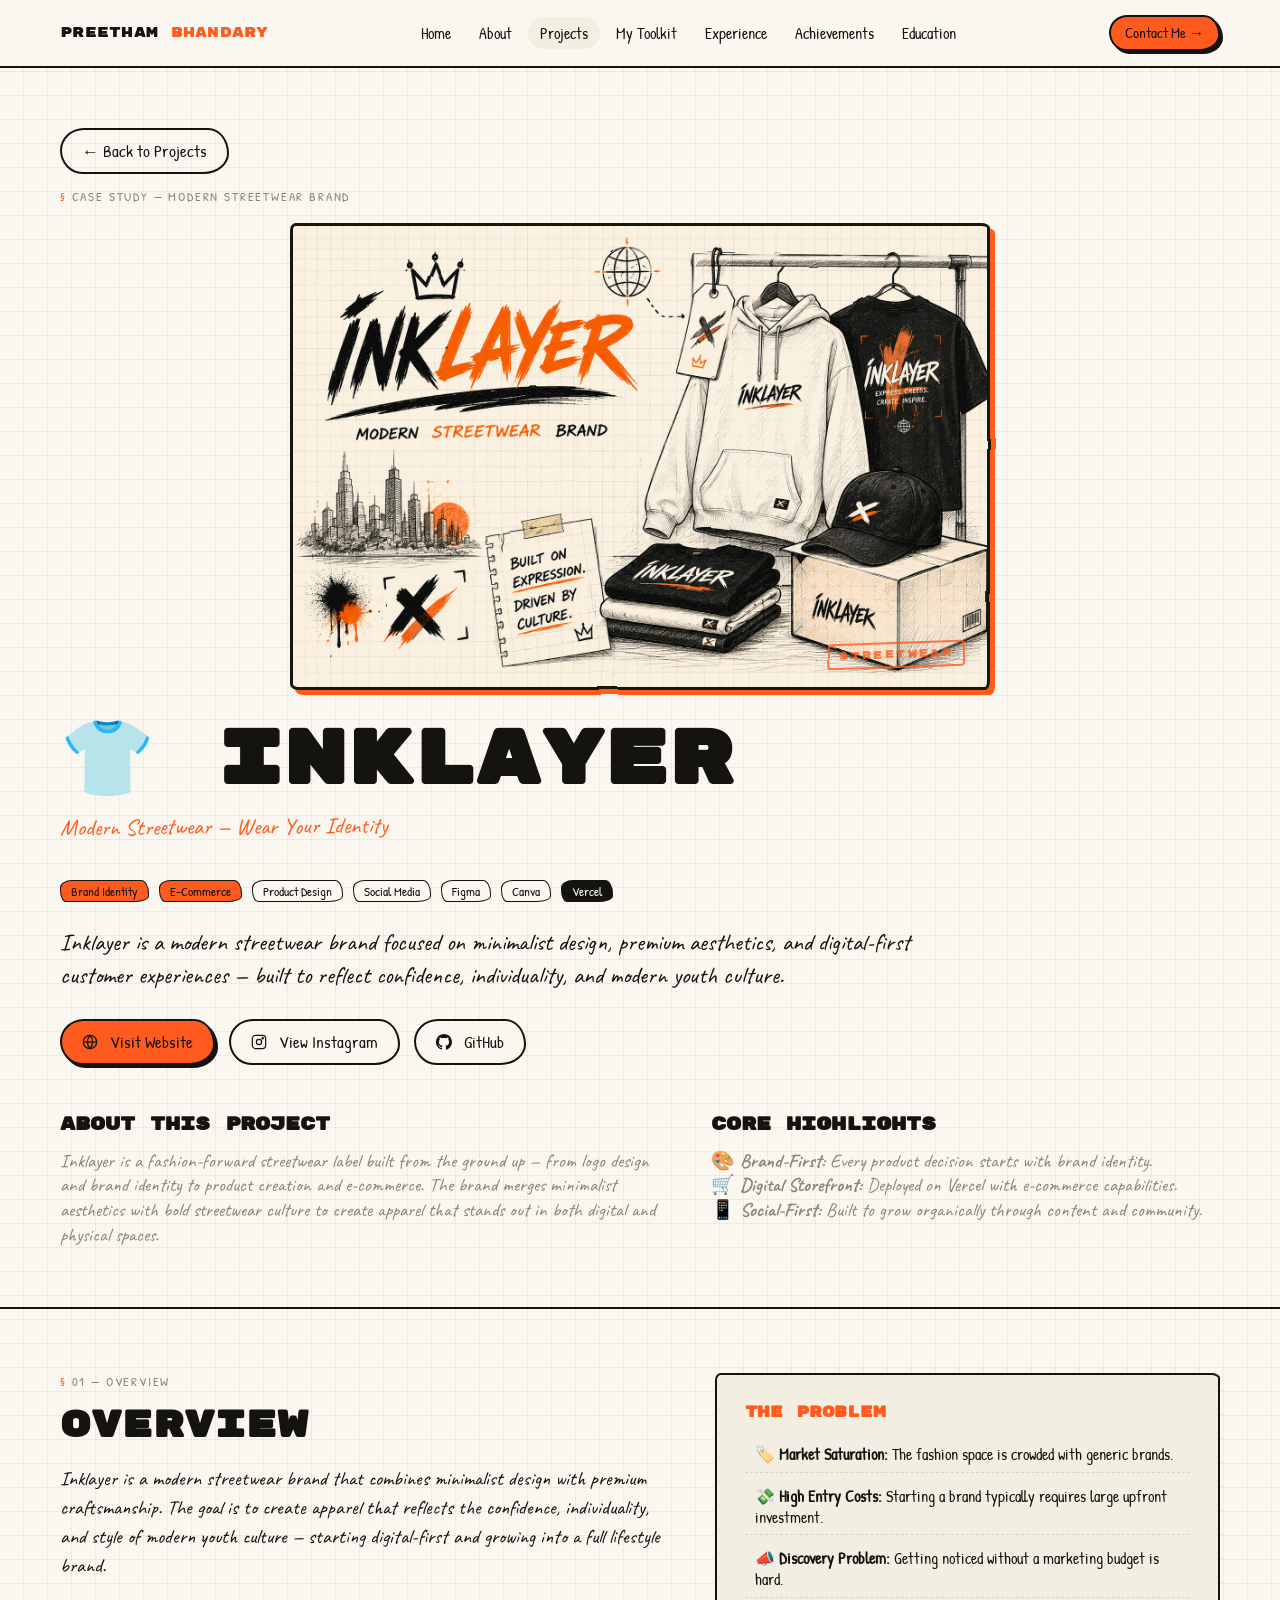
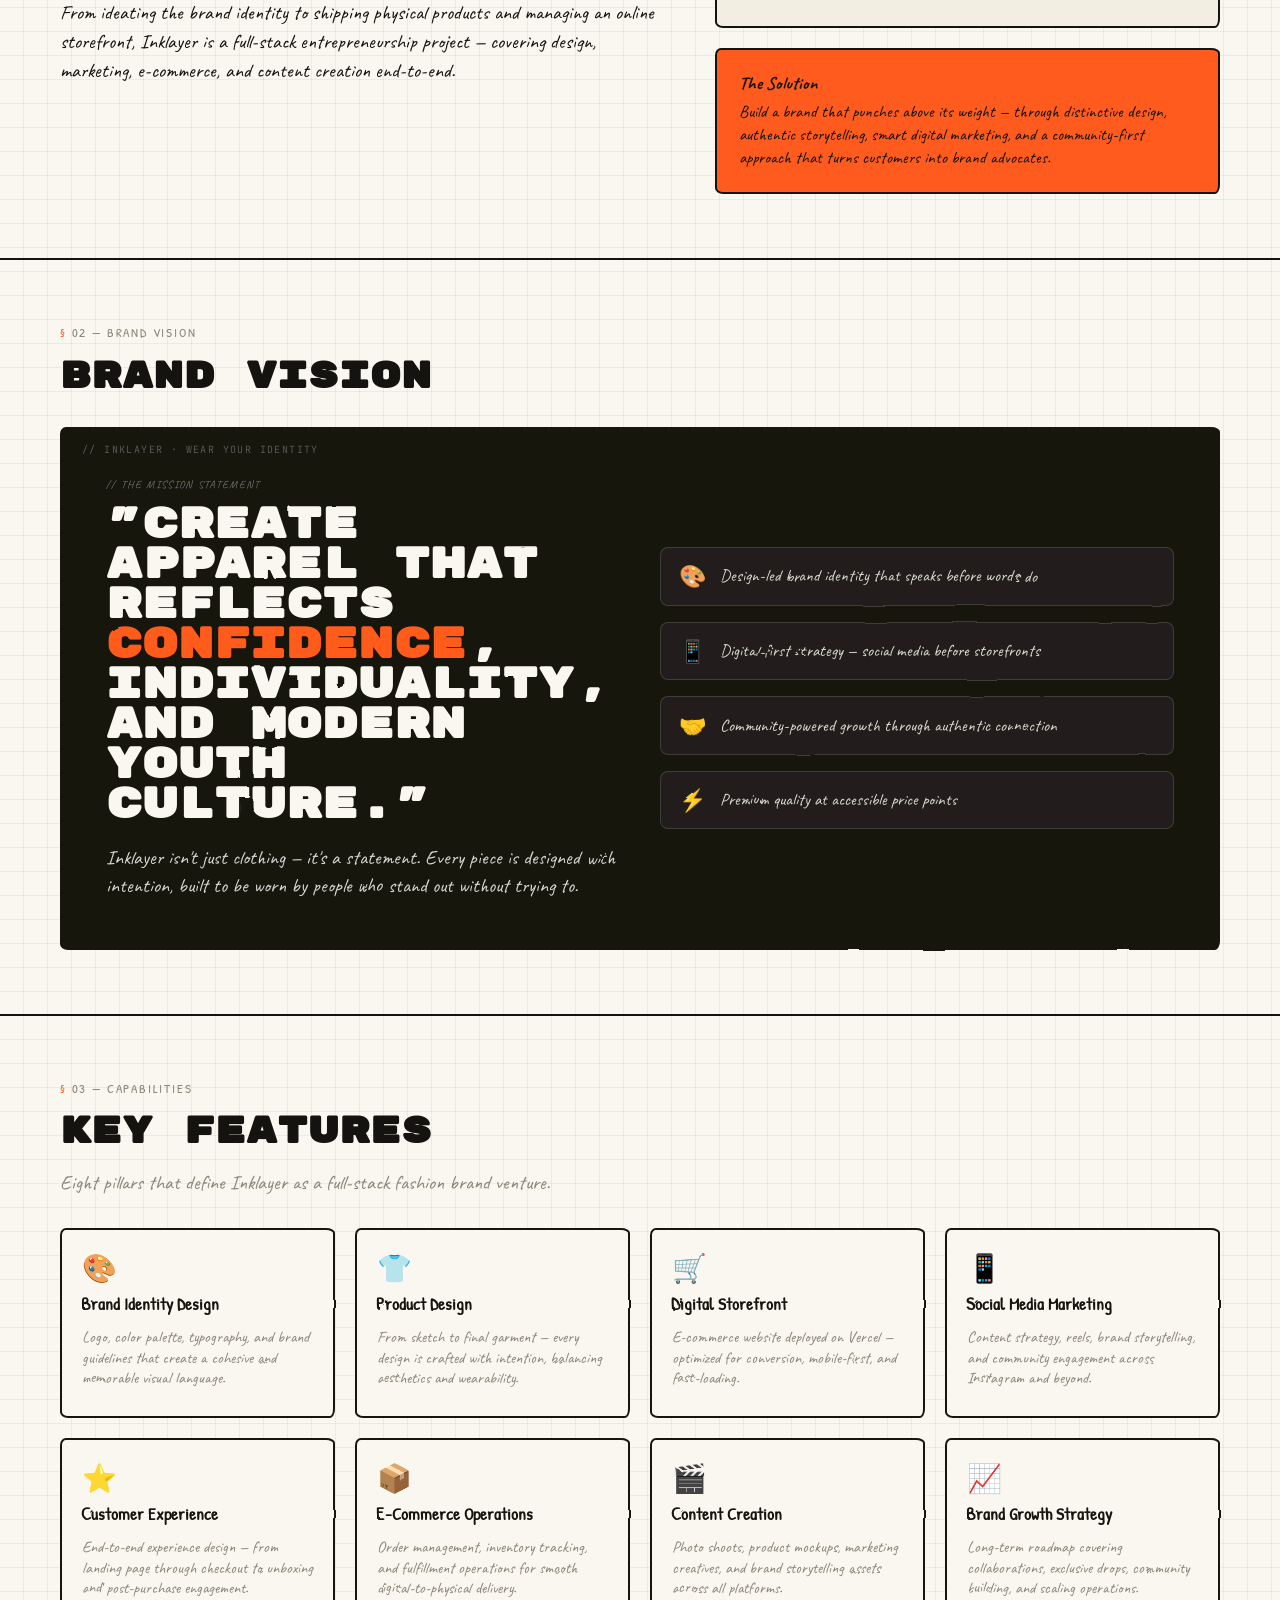
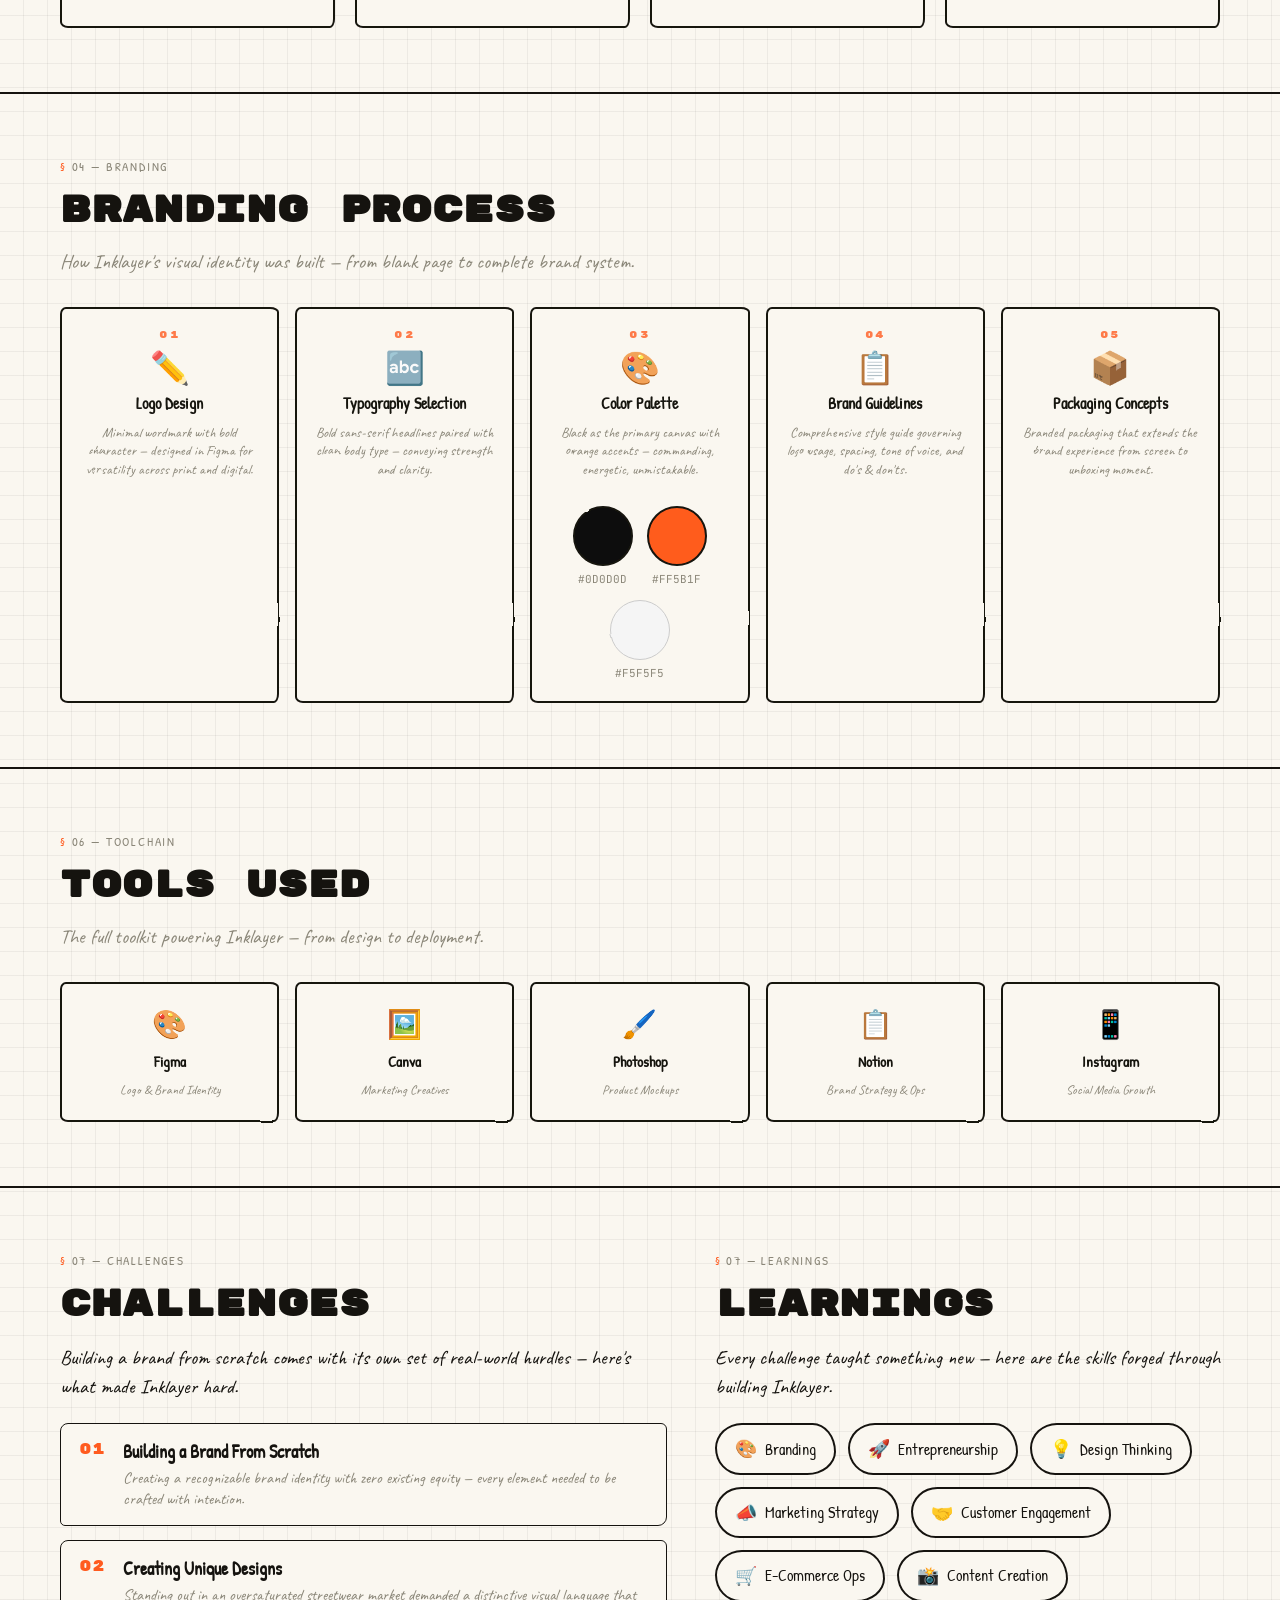
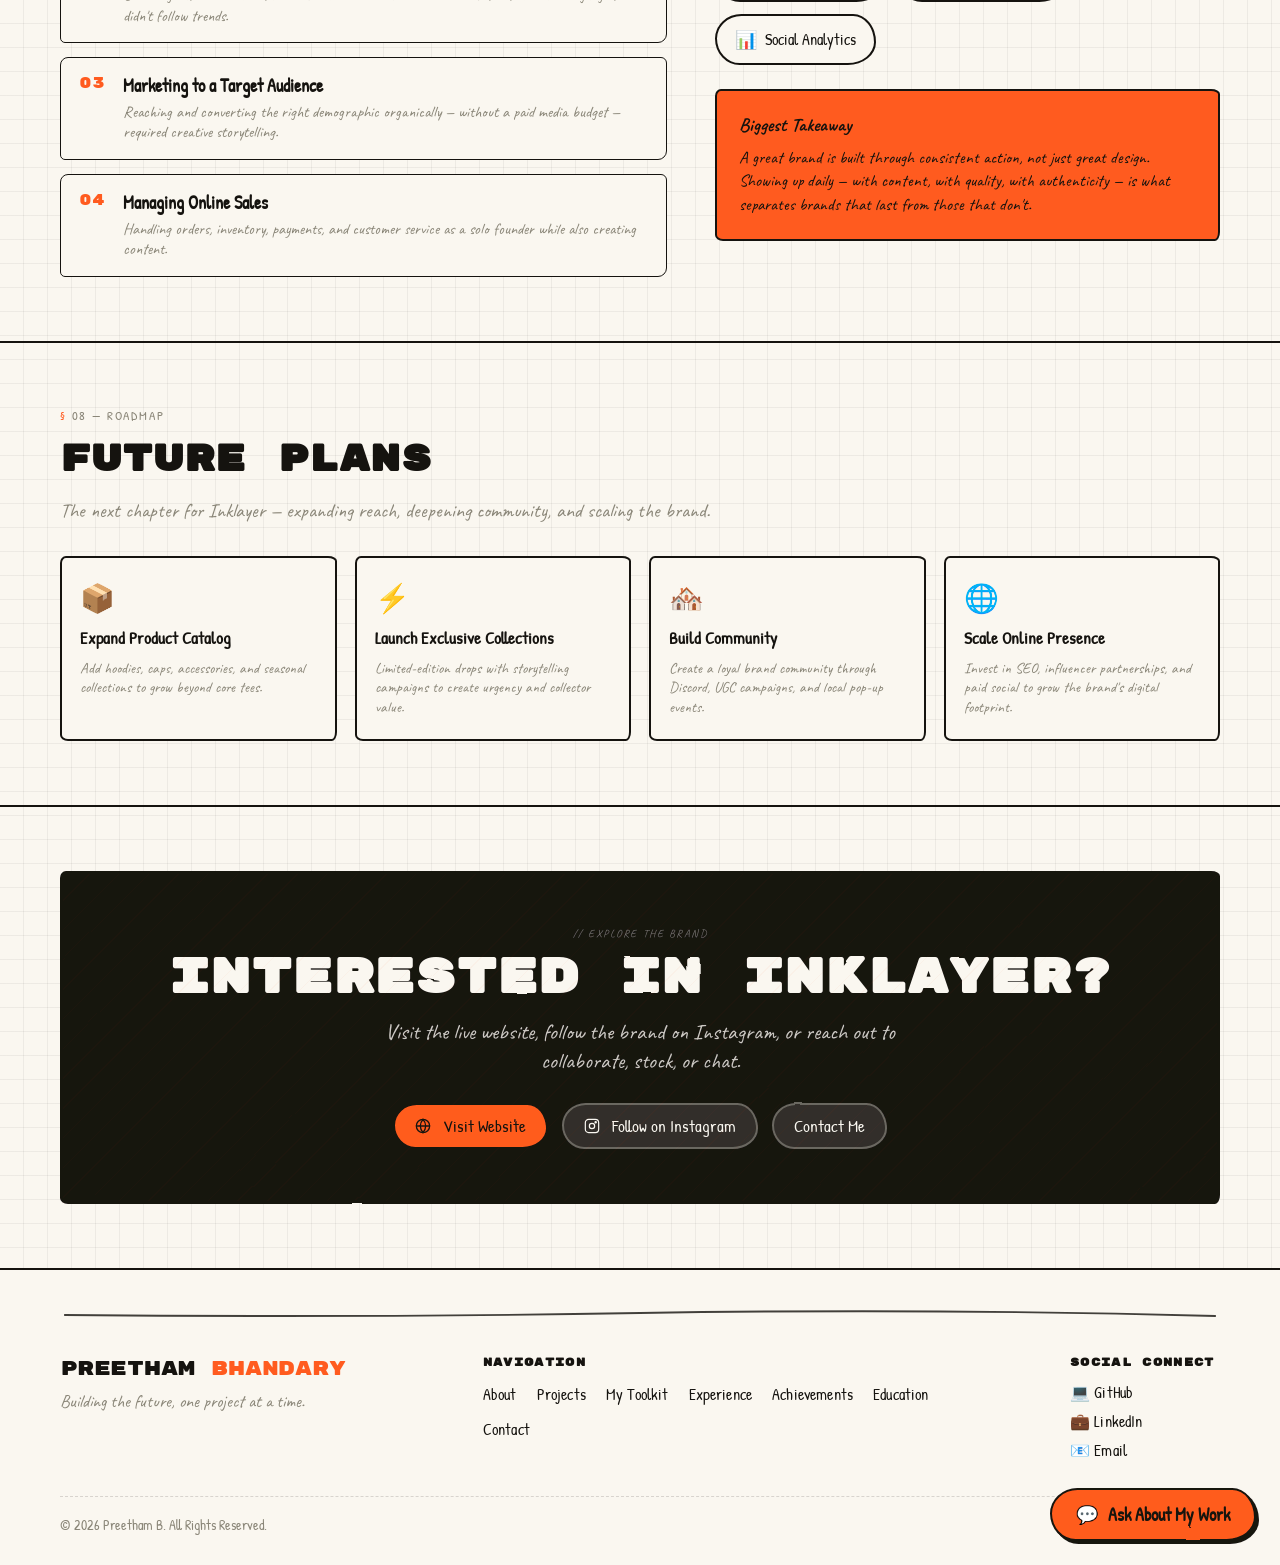
<file: project-inklayer.html>
<!DOCTYPE html>
<html lang="en">

<head>
  <meta charset="UTF-8" />
  <meta name="viewport" content="width=device-width, initial-scale=1" />
  <title>Inklayer — Modern Streetwear Brand Case Study | Preetham Bhandary</title>
  <meta name="description"
    content="Case study of Inklayer — a modern streetwear brand built on minimalist design, premium aesthetics, and digital-first customer experiences by Preetham Bhandary." />
  <link rel="canonical" href="project-inklayer.html" />
  <meta property="og:type" content="website" />
  <meta property="og:title" content="Inklayer — Modern Streetwear Brand | Preetham Bhandary" />
  <meta property="og:description"
    content="Brand identity, product design, digital storefront, and social media marketing for Inklayer — a modern streetwear label." />
  <!-- Fonts -->
  <link rel="preconnect" href="https://fonts.googleapis.com" />
  <link rel="preconnect" href="https://fonts.gstatic.com" crossorigin />
  <link
    href="https://fonts.googleapis.com/css2?family=Caveat:wght@400;600&family=Patrick+Hand&family=Rubik+Mono+One&family=JetBrains+Mono:wght@400;600&family=DM+Serif+Display:ital@0;1&display=swap"
    rel="stylesheet" />
  <link rel="stylesheet" href="shared.css" />

  <style>
    /* ===== INKLAYER CASE STUDY PAGE STYLES ===== */

    @keyframes pageIn {
      from {
        opacity: 0;
        transform: translateY(16px);
      }

      to {
        opacity: 1;
        transform: translateY(0);
      }
    }

    body {
      animation: pageIn .4s ease both;
    }

    /* ---- Back link ---- */
    .back-link {
      display: inline-flex;
      align-items: center;
      gap: 6px;
      font-family: 'Patrick Hand', cursive;
      font-size: 15px;
      color: var(--muted);
      text-decoration: none;
      padding: 6px 14px 6px 10px;
      border: 1.5px solid var(--rule);
      border-radius: 999px;
      background: var(--paper);
      transition: color .15s, background .15s, transform .15s;
    }

    .back-link:hover {
      color: var(--ink);
      background: var(--paper-2);
      transform: translateX(-2px);
    }

    /* ---- Hero ---- */
    .case-hero {
      padding: 60px 0;
      border-bottom: 2px solid var(--rule);
      text-align: left;
      position: relative;
    }

    .case-banner {
      width: 100%;
      max-width: 700px;
      height: auto;
      aspect-ratio: 3 / 2;
      border: 3px solid var(--rule);
      border-radius: var(--radius);
      overflow: hidden;
      margin: 0 auto 32px;
      background: var(--ink);
      box-shadow: 5px 5px 0 var(--accent);
      position: relative;
    }

    .case-banner img {
      width: 100%;
      height: 100%;
      object-fit: cover;
      display: block;
      transition: transform .4s ease;
    }

    .case-banner:hover img {
      transform: scale(1.02);
    }

    .case-banner::after {
      content: "STREETWEAR";
      position: absolute;
      bottom: 18px;
      right: 22px;
      font-family: 'Rubik Mono One', sans-serif;
      font-size: 11px;
      letter-spacing: .22em;
      color: var(--accent);
      border: 2px solid var(--accent);
      padding: 4px 10px;
      border-radius: 4px;
      opacity: .8;
      transform: rotate(-2deg);
    }

    .case-title {
      font-size: clamp(36px, 7vw, 76px);
      line-height: 1.0;
      margin-bottom: 14px;
    }

    .handwritten-highlight {
      font-family: 'Caveat', cursive;
      font-size: 23px;
      color: var(--accent);
      line-height: 1.3;
      margin-bottom: 20px;
      transform: rotate(-0.4deg);
      display: inline-block;
    }

    .tech-badges {
      display: flex;
      gap: 10px;
      flex-wrap: wrap;
      margin: 18px 0 24px;
    }

    .case-meta {
      display: grid;
      grid-template-columns: 1.2fr 1fr;
      gap: 40px;
      margin-top: 48px;
      align-items: start;
    }

    .case-meta h3 {
      font-family: 'Rubik Mono One', sans-serif;
      font-size: 18px;
      margin-bottom: 12px;
      text-transform: uppercase;
    }

    /* ---- Sections ---- */
    .detail-section {
      padding: 64px 0;
      border-bottom: 2px solid var(--rule);
    }

    .section-title {
      font-family: 'Rubik Mono One', sans-serif;
      font-size: clamp(24px, 4vw, 36px);
      line-height: 1.0;
      margin-bottom: 20px;
    }

    .two-col-grid {
      display: grid;
      grid-template-columns: 1.2fr 1fr;
      gap: 48px;
    }

    /* ---- Features grid ---- */
    .features-grid {
      display: grid;
      grid-template-columns: repeat(4, 1fr);
      gap: 20px;
      margin-top: 32px;
    }

    .feature-card {
      padding: 24px 20px;
      min-height: 190px;
      display: flex;
      flex-direction: column;
      gap: 12px;
      transition: transform .15s ease, box-shadow .15s ease;
    }

    .feature-card:hover {
      transform: translate(-3px, -3px);
      box-shadow: 4px 4px 0 var(--rule);
    }

    .feature-card .fc-icon {
      color: var(--accent);
      font-size: 28px;
      line-height: 1;
    }

    .feature-card h4 {
      font-family: 'Patrick Hand', cursive;
      font-size: 17px;
      font-weight: 600;
      line-height: 1.2;
    }

    .feature-card p {
      font-family: 'Caveat', cursive;
      font-size: 16px;
      color: var(--muted);
      flex: 1;
    }

    /* ---- Branding process ---- */
    .brand-process-grid {
      display: grid;
      grid-template-columns: repeat(5, 1fr);
      gap: 16px;
      margin-top: 32px;
    }

    .brand-step {
      border: 2px solid var(--rule);
      border-radius: var(--radius);
      background: var(--paper);
      padding: 20px 16px;
      text-align: center;
      display: flex;
      flex-direction: column;
      align-items: center;
      gap: 10px;
      transition: transform .15s ease, box-shadow .15s ease;
      position: relative;
    }

    .brand-step:hover {
      transform: translate(-3px, -3px);
      box-shadow: 4px 4px 0 var(--rule);
    }

    .brand-step-num {
      font-family: 'Rubik Mono One', sans-serif;
      font-size: 10px;
      color: var(--accent);
      letter-spacing: .15em;
      opacity: .8;
    }

    .brand-step-icon {
      font-size: 32px;
      line-height: 1;
    }

    .brand-step h4 {
      font-family: 'Patrick Hand', cursive;
      font-size: 16px;
      font-weight: 600;
      line-height: 1.2;
    }

    .brand-step p {
      font-family: 'Caveat', cursive;
      font-size: 14px;
      color: var(--muted);
      line-height: 1.35;
    }

    /* ---- Gallery ---- */
    .gallery-grid {
      display: grid;
      grid-template-columns: repeat(3, 1fr);
      gap: 22px;
      margin-top: 32px;
    }

    .gallery-item {
      display: flex;
      flex-direction: column;
      gap: 10px;
    }

    .gallery-visual {
      border: 2px solid var(--rule);
      border-radius: var(--radius);
      background: var(--paper-2);
      overflow: hidden;
      aspect-ratio: 4/3;
      display: flex;
      align-items: center;
      justify-content: center;
      transition: transform .2s ease, box-shadow .2s ease;
    }

    .gallery-item:hover .gallery-visual {
      transform: translate(-3px, -3px);
      box-shadow: 4px 4px 0 var(--rule);
    }

    .gallery-visual img {
      width: 100%;
      height: 100%;
      object-fit: cover;
      display: block;
      transition: transform .3s ease;
    }

    .gallery-item:hover .gallery-visual img {
      transform: scale(1.04);
    }

    .gallery-title {
      font-family: 'Patrick Hand', cursive;
      font-size: 16px;
      font-weight: 600;
    }

    .gallery-desc {
      font-family: 'Caveat', cursive;
      font-size: 15px;
      color: var(--muted);
      line-height: 1.35;
    }

    /* ---- Tools grid ---- */
    .tools-grid {
      display: grid;
      grid-template-columns: repeat(5, 1fr);
      gap: 16px;
      margin-top: 32px;
    }

    .tool-box {
      border: 2px solid var(--rule);
      border-radius: var(--radius);
      background: var(--paper);
      padding: 22px 14px;
      text-align: center;
      display: flex;
      flex-direction: column;
      align-items: center;
      gap: 10px;
      transition: transform .15s ease, box-shadow .15s ease;
    }

    .tool-box:hover {
      transform: translate(-3px, -3px);
      box-shadow: 4px 4px 0 var(--rule);
    }

    .tool-box .tool-icon {
      font-size: 28px;
    }

    .tool-box .tool-name {
      font-family: 'Patrick Hand', cursive;
      font-size: 15px;
      font-weight: 600;
    }

    .tool-box .tool-role {
      font-family: 'Caveat', cursive;
      font-size: 13px;
      color: var(--muted);
    }

    /* ---- Challenges / Learnings / Future ---- */
    .challenge-list {
      display: flex;
      flex-direction: column;
      gap: 14px;
    }

    .challenge-item {
      display: flex;
      gap: 16px;
      padding: 16px 18px;
      border: 1.5px solid var(--rule);
      border-radius: 8px 6px 9px 5px;
      background: var(--paper);
      align-items: flex-start;
      transition: transform .13s ease, box-shadow .13s ease;
    }

    .challenge-item:hover {
      transform: translate(-2px, -2px);
      box-shadow: 3px 3px 0 var(--rule);
    }

    .challenge-num {
      font-family: 'Rubik Mono One', sans-serif;
      font-size: 15px;
      color: var(--accent);
      flex-shrink: 0;
      min-width: 28px;
    }

    .challenge-item h4 {
      font-family: 'Patrick Hand', cursive;
      font-size: 18px;
      font-weight: 600;
      margin-bottom: 4px;
    }

    .challenge-item p {
      font-family: 'Caveat', cursive;
      font-size: 16px;
      color: var(--muted);
    }

    /* ---- Learnings pill list ---- */
    .learnings-grid {
      display: flex;
      flex-wrap: wrap;
      gap: 12px;
      margin-top: 20px;
    }

    .learning-pill {
      display: flex;
      align-items: center;
      gap: 8px;
      padding: 12px 18px;
      border: 2px solid var(--rule);
      border-radius: 30px 26px 32px 28px / 28px 32px 26px 30px;
      background: var(--paper);
      font-family: 'Patrick Hand', cursive;
      font-size: 16px;
      transition: transform .13s ease, background .13s ease;
    }

    .learning-pill:hover {
      transform: translate(-2px, -2px);
      background: var(--paper-2);
    }

    .learning-pill .lp-icon {
      font-size: 18px;
    }

    /* ---- Future plans ---- */
    .enhancements-grid {
      display: grid;
      grid-template-columns: repeat(4, 1fr);
      gap: 18px;
      margin-top: 32px;
    }

    .enhancement-box {
      border: 2px solid var(--rule);
      border-radius: var(--radius);
      background: var(--paper);
      padding: 22px 18px;
      display: flex;
      flex-direction: column;
      gap: 10px;
      transition: transform .15s ease, box-shadow .15s ease;
    }

    .enhancement-box:hover {
      transform: translate(-3px, -3px);
      box-shadow: 4px 4px 0 var(--rule);
    }

    .enh-icon {
      font-size: 28px;
    }

    .enhancement-box h4 {
      font-family: 'Patrick Hand', cursive;
      font-size: 17px;
      font-weight: 600;
    }

    .enhancement-box p {
      font-family: 'Caveat', cursive;
      font-size: 15px;
      color: var(--muted);
    }

    /* ---- Brand vision band ---- */
    .vision-band {
      border: 2px solid var(--rule);
      border-radius: var(--radius);
      background: var(--ink);
      color: var(--paper);
      padding: 48px 44px;
      display: grid;
      grid-template-columns: 1fr 1fr;
      gap: 40px;
      align-items: center;
      margin-top: 32px;
      position: relative;
      overflow: hidden;
    }

    .vision-band::before {
      content: "// INKLAYER · WEAR YOUR IDENTITY";
      font-family: 'JetBrains Mono', monospace;
      font-size: 10px;
      letter-spacing: .14em;
      opacity: .3;
      position: absolute;
      top: 14px;
      left: 20px;
    }

    .vision-band h2 {
      font-family: 'Rubik Mono One', sans-serif;
      font-size: clamp(22px, 3.5vw, 42px);
      line-height: .95;
      margin-bottom: 14px;
    }

    .vision-band p {
      font-family: 'Caveat', cursive;
      font-size: 20px;
      opacity: .85;
      line-height: 1.4;
    }

    .vision-stats {
      display: flex;
      flex-direction: column;
      gap: 16px;
    }

    .vision-stat {
      display: flex;
      align-items: center;
      gap: 14px;
      padding: 14px 18px;
      border: 1px solid rgba(243, 238, 226, .15);
      border-radius: 8px;
      background: rgba(243, 238, 226, .05);
    }

    .vision-stat .vs-icon {
      font-size: 22px;
    }

    .vision-stat p {
      font-family: 'Caveat', cursive;
      font-size: 17px;
      opacity: .85;
      margin: 0;
    }

    /* ---- CTA ---- */
    .cta-box {
      border: 3px solid var(--rule);
      border-radius: var(--radius);
      background: var(--ink);
      color: var(--paper);
      padding: 52px 44px;
      text-align: center;
      margin: 64px 0;
      position: relative;
      overflow: hidden;
    }

    .cta-box::before {
      content: '';
      position: absolute;
      inset: 0;
      background: repeating-linear-gradient(-45deg,
          transparent,
          transparent 20px,
          rgba(255, 91, 31, .04) 20px,
          rgba(255, 91, 31, .04) 21px);
      pointer-events: none;
    }

    .cta-box h2 {
      font-family: 'Rubik Mono One', sans-serif;
      font-size: clamp(26px, 4vw, 48px);
      line-height: .95;
      margin-bottom: 16px;
    }

    .cta-box p {
      font-family: 'Caveat', cursive;
      font-size: 22px;
      opacity: .8;
      margin-bottom: 28px;
      max-width: 580px;
      margin-left: auto;
      margin-right: auto;
    }

    .cta-buttons {
      display: flex;
      gap: 14px;
      justify-content: center;
      flex-wrap: wrap;
    }

    /* ---- Arch / Workflow containers ---- */
    .arch-container {
      overflow-x: auto;
      border: 2px solid var(--rule);
      border-radius: var(--radius);
      padding: 28px 24px;
      background: var(--paper-2);
      margin-top: 28px;
    }

    .arch-svg {
      display: block;
      min-width: 680px;
    }

    .workflow-container {
      overflow-x: auto;
      border: 2px solid var(--rule);
      border-radius: var(--radius);
      padding: 24px;
      background: var(--paper);
      margin-top: 24px;
    }

    /* ---- Tech stack ---- */
    .tech-stack-grid {
      display: grid;
      grid-template-columns: repeat(4, 1fr);
      gap: 18px;
      margin-top: 28px;
    }

    .stack-box {
      padding: 20px 16px;
    }

    .stack-box h4 {
      font-family: 'Rubik Mono One', sans-serif;
      font-size: 12px;
      letter-spacing: .08em;
      color: var(--accent);
      margin-bottom: 10px;
      text-transform: uppercase;
    }

    .stack-box ul {
      list-style: none;
      display: flex;
      flex-direction: column;
      gap: 6px;
    }

    .stack-box li {
      font-family: 'Patrick Hand', cursive;
      font-size: 15px;
      padding: 5px 8px;
      border-bottom: 1px dashed rgba(21, 19, 15, .12);
    }

    .stack-box li::before {
      content: "→ ";
      color: var(--accent);
    }

    /* ---- Feature list ---- */
    .feature-list {
      list-style: none;
      display: flex;
      flex-direction: column;
      gap: 6px;
    }

    .feature-list li {
      font-family: 'Patrick Hand', cursive;
      font-size: 16px;
      padding: 8px 12px;
      border-bottom: 1px dashed rgba(21, 19, 15, .12);
    }

    /* ---- Results / Impact ---- */
    .results-grid {
      display: grid;
      grid-template-columns: 1fr 1fr;
      gap: 14px;
      margin-top: 20px;
    }

    .result-stat {
      border: 1.5px solid var(--rule);
      border-radius: 8px 6px 9px 5px;
      background: var(--paper);
      padding: 18px 16px;
      display: flex;
      flex-direction: column;
      gap: 6px;
      transition: transform .13s ease;
    }

    .result-stat:hover {
      transform: translate(-2px, -2px);
    }

    .rs-icon {
      font-size: 22px;
    }

    .result-stat h4 {
      font-family: 'Patrick Hand', cursive;
      font-size: 16px;
      font-weight: 600;
    }

    .result-stat p {
      font-family: 'Caveat', cursive;
      font-size: 15px;
      color: var(--muted);
    }

    /* ---- Sticky sidebar nav ---- */
    .page-nav {
      position: sticky;
      top: calc(var(--nav-h) + 16px);
      border: 2px solid var(--rule);
      border-radius: var(--radius);
      background: var(--paper);
      padding: 18px 14px;
      display: flex;
      flex-direction: column;
      gap: 4px;
    }

    .page-nav-title {
      font-family: 'Rubik Mono One', sans-serif;
      font-size: 10px;
      letter-spacing: .14em;
      color: var(--muted);
      text-transform: uppercase;
      margin-bottom: 8px;
      padding-bottom: 8px;
      border-bottom: 1.5px dashed var(--rule);
    }

    .page-nav a {
      font-family: 'Patrick Hand', cursive;
      font-size: 14px;
      padding: 6px 10px;
      border-radius: 6px;
      color: var(--muted);
      transition: background .14s, color .14s;
      text-decoration: none;
    }

    .page-nav a:hover {
      background: var(--paper-2);
      color: var(--ink);
    }

    /* ---- Color palette swatch ---- */
    .palette-row {
      display: flex;
      gap: 14px;
      flex-wrap: wrap;
      margin-top: 16px;
    }

    .swatch {
      display: flex;
      flex-direction: column;
      gap: 6px;
      align-items: center;
    }

    .swatch-circle {
      width: 60px;
      height: 60px;
      border-radius: 50%;
      border: 2px solid var(--rule);
    }

    .swatch-name {
      font-family: 'JetBrains Mono', monospace;
      font-size: 11px;
      color: var(--muted);
    }

    /* ---- Progress bars ---- */
    .progress-item {
      margin-bottom: 14px;
    }

    .progress-label {
      display: flex;
      justify-content: space-between;
      font-family: 'Patrick Hand', cursive;
      font-size: 15px;
      margin-bottom: 6px;
    }

    .progress-bar {
      height: 10px;
      background: var(--paper-2);
      border: 1.5px solid var(--rule);
      border-radius: 999px;
      overflow: hidden;
    }

    .progress-fill {
      height: 100%;
      background: var(--accent);
      border-radius: 999px;
      transform-origin: left;
      animation: growBar .8s ease forwards;
      transform: scaleX(0);
    }

    @keyframes growBar {
      to {
        transform: scaleX(1);
      }
    }

    /* ---- Responsive ---- */
    @media (max-width: 1024px) {
      .brand-process-grid {
        grid-template-columns: repeat(3, 1fr);
      }

      .tools-grid {
        grid-template-columns: repeat(3, 1fr);
      }

      .enhancements-grid {
        grid-template-columns: repeat(2, 1fr);
      }

      .vision-band {
        grid-template-columns: 1fr;
        padding: 36px 28px;
      }

      .cta-box {
        padding: 40px 28px;
      }

      .tech-stack-grid {
        grid-template-columns: repeat(2, 1fr);
      }
    }

    @media (max-width: 860px) {
      .two-col-grid {
        grid-template-columns: 1fr;
      }

      .case-meta {
        grid-template-columns: 1fr;
        gap: 24px;
      }

      .features-grid {
        grid-template-columns: repeat(2, 1fr);
      }

      .gallery-grid {
        grid-template-columns: repeat(2, 1fr);
      }

      .brand-process-grid {
        grid-template-columns: repeat(2, 1fr);
      }
    }

    @media (max-width: 620px) {
      .features-grid {
        grid-template-columns: 1fr;
      }

      .gallery-grid {
        grid-template-columns: 1fr;
      }

      .brand-process-grid {
        grid-template-columns: 1fr 1fr;
      }

      .tools-grid {
        grid-template-columns: repeat(2, 1fr);
      }

      .enhancements-grid {
        grid-template-columns: 1fr;
      }

      .tech-stack-grid {
        grid-template-columns: 1fr;
      }

      .results-grid {
        grid-template-columns: 1fr;
      }

      .hero-ctas {
        flex-direction: column;
      }

      .hero-ctas .btn {
        text-align: center;
        justify-content: center;
      }

      .cta-buttons {
        flex-direction: column;
        align-items: stretch;
      }

      .cta-buttons .btn {
        justify-content: center;
      }
    }

    footer a {
      transition: color 0.15s;
    }

    footer a:hover {
      color: var(--accent) !important;
    }
  </style>
</head>

<body>

  <!-- SVG Filters -->
  <svg width="0" height="0" style="position:absolute;overflow:hidden" aria-hidden="true">
    <defs>
      <filter id="wobble">
        <feTurbulence type="fractalNoise" baseFrequency="0.018" numOctaves="2" seed="3" />
        <feDisplacementMap in="SourceGraphic" scale="2" />
      </filter>
      <filter id="wobble-2">
        <feTurbulence type="fractalNoise" baseFrequency="0.03" numOctaves="2" seed="7" />
        <feDisplacementMap in="SourceGraphic" scale="3" />
      </filter>
    </defs>
  </svg>

  <!-- NAVBAR -->
  <nav class="navbar" role="navigation">
    <div class="wrap nav-wrap">
      <a href="index.html" class="nav-logo">PREETHAM <span>BHANDARY</span></a>
      <ul class="nav-links">
        <li><a href="index.html">Home</a></li>
        <li><a href="index.html#about">About</a></li>
        <li><a href="projects.html" class="active">Projects</a></li>
        <li><a href="index.html#toolkit">My Toolkit</a></li>
        <li><a href="index.html#experience">Experience</a></li>
        <li><a href="index.html#achievements">Achievements</a></li>
        <li><a href="index.html#education">Education</a></li>
      </ul>
      <a href="index.html#contact" class="btn primary nav-cta sm">Contact Me →</a>
      <button class="nav-toggle" aria-label="Open menu" onclick="toggleMenu()">☰</button>
    </div>
  </nav>
  <div class="mobile-menu" id="mobileMenu">
    <a href="index.html" onclick="toggleMenu()">Home</a>
    <a href="index.html#about" onclick="toggleMenu()">About</a>
    <a href="projects.html" onclick="toggleMenu()">Projects</a>
    <a href="index.html#toolkit" onclick="toggleMenu()">My Toolkit</a>
    <a href="index.html#experience" onclick="toggleMenu()">Experience</a>
    <a href="index.html#achievements" onclick="toggleMenu()">Achievements</a>
    <a href="index.html#education" onclick="toggleMenu()">Education</a>
    <a href="index.html#contact" onclick="toggleMenu()">Contact</a>
  </div>

  <!-- ===== HERO HEADER ===== -->
  <header class="case-hero">
    <div class="wrap">
      <a href="index.html" class="btn ghost" id="heroBackBtn">← Back to Projects</a>
      <div class="section-tag" style="margin-top:14px">Case Study — Modern Streetwear Brand</div>

      <!-- Hero Banner -->
      <div class="case-banner wobble">
        <img src="photos/inklayer-hero.png" alt="Inklayer Modern Streetwear Brand" />
      </div>

      <h1 class="case-title h-display">👕 Inklayer</h1>
      <p class="handwritten-highlight">Modern Streetwear — Wear Your Identity</p>

      <div class="tech-badges">
        <span class="tag accent">Brand Identity</span>
        <span class="tag accent">E-Commerce</span>
        <span class="tag">Product Design</span>
        <span class="tag">Social Media</span>
        <span class="tag">Figma</span>
        <span class="tag">Canva</span>
        <span class="tag ink">Vercel</span>
      </div>

      <p class="h-hand" style="font-size:24px;line-height:1.35;max-width:860px;margin-bottom:28px">
        Inklayer is a modern streetwear brand focused on minimalist design, premium aesthetics, and
        digital-first customer experiences — built to reflect confidence, individuality, and modern youth culture.
      </p>

      <div class="hero-ctas" style="justify-content:flex-start;margin-bottom:0">
        <a href="https://inklayer-l5qz.vercel.app" target="_blank" rel="noopener" class="btn primary"
          id="heroWebsiteBtn">
          <svg viewBox="0 0 24 24" width="16" height="16" stroke="currentColor" stroke-width="2" fill="none"
            style="margin-right:4px">
            <circle cx="12" cy="12" r="10" />
            <line x1="2" y1="12" x2="22" y2="12" />
            <path d="M12 2a15.3 15.3 0 0 1 4 10 15.3 15.3 0 0 1-4 10 15.3 15.3 0 0 1-4-10 15.3 15.3 0 0 1 4-10z" />
          </svg>
          Visit Website
        </a>
        <a href="https://www.instagram.com/inklayer.shop/" target="_blank" rel="noopener" class="btn"
          id="heroInstagramBtn">
          <svg viewBox="0 0 24 24" width="16" height="16" stroke="currentColor" stroke-width="1.8" fill="none"
            style="margin-right:4px">
            <rect x="2" y="2" width="20" height="20" rx="5" />
            <circle cx="12" cy="12" r="4" />
            <circle cx="17.5" cy="6.5" r="1" fill="currentColor" />
          </svg>
          View Instagram
        </a>
        <a href="https://github.com/preethu2896/inklayer" target="_blank" rel="noopener" class="btn" id="heroGithubBtn">
          <svg viewBox="0 0 24 24" width="16" height="16" fill="currentColor" style="margin-right:4px">
            <path
              d="M12 0C5.37 0 0 5.37 0 12c0 5.3 3.43 9.8 8.205 11.385.6.11.82-.26.82-.577v-2.234c-3.338.724-4.042-1.61-4.042-1.61C4.422 18.07 3.633 17.7 3.633 17.7c-1.087-.744.084-.729.084-.729 1.205.084 1.838 1.236 1.838 1.236 1.07 1.835 2.809 1.305 3.495.998.108-.776.417-1.305.76-1.605-2.665-.3-5.466-1.332-5.466-5.93 0-1.31.465-2.38 1.235-3.22-.135-.303-.54-1.523.105-3.176 0 0 1.005-.322 3.3 1.23.96-.267 1.98-.399 3-.405 1.02.006 2.04.138 3 .405 2.28-1.552 3.285-1.23 3.285-1.23.645 1.653.24 2.873.12 3.176.765.84 1.23 1.91 1.23 3.22 0 4.61-2.805 5.625-5.475 5.92.42.36.81 1.096.81 2.22v3.293c0 .319.22.694.825.576C20.565 21.795 24 17.3 24 12c0-6.63-5.37-12-12-12z" />
          </svg>
          GitHub
        </a>
      </div>

      <div class="case-meta">
        <div>
          <h3>About This Project</h3>
          <p class="h-hand" style="font-size:19px;color:var(--muted)">
            Inklayer is a fashion-forward streetwear label built from the ground up — from logo design and
            brand identity to product creation and e-commerce. The brand merges minimalist aesthetics with
            bold streetwear culture to create apparel that stands out in both digital and physical spaces.
          </p>
        </div>
        <div>
          <h3>Core Highlights</h3>
          <p class="h-hand" style="font-size:19px;color:var(--muted)">
            🎨 <strong>Brand-First:</strong> Every product decision starts with brand identity.<br />
            🛒 <strong>Digital Storefront:</strong> Deployed on Vercel with e-commerce capabilities.<br />
            📱 <strong>Social-First:</strong> Built to grow organically through content and community.
          </p>
        </div>
      </div>
    </div>
  </header>

  <!-- ===== OVERVIEW & PROBLEM ===== -->
  <section class="detail-section" id="overview">
    <div class="wrap">
      <div class="two-col-grid reveal">
        <div>
          <div class="section-tag">01 — Overview</div>
          <h2 class="section-title">Overview</h2>
          <p class="h-hand" style="font-size:20px;line-height:1.45;margin-bottom:18px">
            Inklayer is a modern streetwear brand that combines minimalist design with premium craftsmanship.
            The goal is to create apparel that reflects the confidence, individuality, and style of modern
            youth culture — starting digital-first and growing into a full lifestyle brand.
          </p>
          <p class="h-hand" style="font-size:20px;line-height:1.45">
            From ideating the brand identity to shipping physical products and managing an online storefront,
            Inklayer is a full-stack entrepreneurship project — covering design, marketing, e-commerce, and
            content creation end-to-end.
          </p>
        </div>
        <div>
          <div class="box fill" style="padding:28px;margin-bottom:20px">
            <h3 class="h-display" style="font-size:15px;margin-bottom:14px;color:var(--accent)">
              The Problem
            </h3>
            <ul class="feature-list" style="margin-bottom:0">
              <li style="font-size:16px;padding:7px 10px">
                🏷️ <strong>Market Saturation:</strong> The fashion space is crowded with generic brands.
              </li>
              <li style="font-size:16px;padding:7px 10px">
                💸 <strong>High Entry Costs:</strong> Starting a brand typically requires large upfront investment.
              </li>
              <li style="font-size:16px;padding:7px 10px">
                📣 <strong>Discovery Problem:</strong> Getting noticed without a marketing budget is hard.
              </li>
            </ul>
          </div>
          <div class="box fill-accent" style="padding:22px">
            <p class="h-hand" style="font-size:18px;font-weight:bold;margin-bottom:6px">The Solution</p>
            <p class="h-hand" style="font-size:17px;line-height:1.35">
              Build a brand that punches above its weight — through distinctive design, authentic storytelling,
              smart digital marketing, and a community-first approach that turns customers into brand advocates.
            </p>
          </div>
        </div>
      </div>
    </div>
  </section>

  <!-- ===== BRAND VISION ===== -->
  <section class="detail-section" id="vision">
    <div class="wrap">
      <div class="section-tag">02 — Brand Vision</div>
      <h2 class="section-title reveal">Brand Vision</h2>

      <div class="vision-band wobble reveal">
        <div>
          <p class="h-mono" style="font-size:11px;opacity:.4;margin-bottom:14px;letter-spacing:.12em">
            // THE MISSION STATEMENT
          </p>
          <h2>"Create apparel that reflects <span style="color:var(--accent)">confidence</span>,
            individuality, and modern youth culture."</h2>
          <p style="margin-top:18px">
            Inklayer isn't just clothing — it's a statement. Every piece is designed with intention, built
            to be worn by people who stand out without trying to.
          </p>
        </div>
        <div class="vision-stats">
          <div class="vision-stat">
            <div class="vs-icon">🎨</div>
            <p>Design-led brand identity that speaks before words do</p>
          </div>
          <div class="vision-stat">
            <div class="vs-icon">📱</div>
            <p>Digital-first strategy — social media before storefronts</p>
          </div>
          <div class="vision-stat">
            <div class="vs-icon">🤝</div>
            <p>Community-powered growth through authentic connection</p>
          </div>
          <div class="vision-stat">
            <div class="vs-icon">⚡</div>
            <p>Premium quality at accessible price points</p>
          </div>
        </div>
      </div>
    </div>
  </section>

  <!-- ===== KEY FEATURES ===== -->
  <section class="detail-section" id="features">
    <div class="wrap">
      <div class="section-tag">03 — Capabilities</div>
      <h2 class="section-title reveal">Key Features</h2>
      <p class="h-hand reveal" style="font-size:20px;color:var(--muted);max-width:750px;margin-bottom:8px">
        Eight pillars that define Inklayer as a full-stack fashion brand venture.
      </p>

      <div class="features-grid">
        <!-- F1 -->
        <div class="box feature-card wobble reveal">
          <div class="fc-icon">🎨</div>
          <h4>Brand Identity Design</h4>
          <p>Logo, color palette, typography, and brand guidelines that create a cohesive and memorable visual language.
          </p>
        </div>
        <!-- F2 -->
        <div class="box feature-card wobble reveal" style="transition-delay:.05s">
          <div class="fc-icon">👕</div>
          <h4>Product Design</h4>
          <p>From sketch to final garment — every design is crafted with intention, balancing aesthetics and
            wearability.</p>
        </div>
        <!-- F3 -->
        <div class="box feature-card wobble reveal" style="transition-delay:.1s">
          <div class="fc-icon">🛒</div>
          <h4>Digital Storefront</h4>
          <p>E-commerce website deployed on Vercel — optimized for conversion, mobile-first, and fast-loading.</p>
        </div>
        <!-- F4 -->
        <div class="box feature-card wobble reveal" style="transition-delay:.15s">
          <div class="fc-icon">📱</div>
          <h4>Social Media Marketing</h4>
          <p>Content strategy, reels, brand storytelling, and community engagement across Instagram and beyond.</p>
        </div>
        <!-- F5 -->
        <div class="box feature-card wobble reveal" style="transition-delay:.2s">
          <div class="fc-icon">⭐</div>
          <h4>Customer Experience</h4>
          <p>End-to-end experience design — from landing page through checkout to unboxing and post-purchase engagement.
          </p>
        </div>
        <!-- F6 -->
        <div class="box feature-card wobble reveal" style="transition-delay:.25s">
          <div class="fc-icon">📦</div>
          <h4>E-Commerce Operations</h4>
          <p>Order management, inventory tracking, and fulfillment operations for smooth digital-to-physical delivery.
          </p>
        </div>
        <!-- F7 -->
        <div class="box feature-card wobble reveal" style="transition-delay:.3s">
          <div class="fc-icon">🎬</div>
          <h4>Content Creation</h4>
          <p>Photo shoots, product mockups, marketing creatives, and brand storytelling assets across all platforms.</p>
        </div>
        <!-- F8 -->
        <div class="box feature-card wobble reveal" style="transition-delay:.35s">
          <div class="fc-icon">📈</div>
          <h4>Brand Growth Strategy</h4>
          <p>Long-term roadmap covering collaborations, exclusive drops, community building, and scaling operations.</p>
        </div>
      </div>
    </div>
  </section>

  <!-- ===== BRANDING PROCESS ===== -->
  <section class="detail-section" id="branding">
    <div class="wrap">
      <div class="section-tag">04 — Branding</div>
      <h2 class="section-title reveal">Branding Process</h2>
      <p class="h-hand reveal" style="font-size:20px;color:var(--muted);max-width:750px;margin-bottom:8px">
        How Inklayer's visual identity was built — from blank page to complete brand system.
      </p>

      <div class="brand-process-grid">
        <!-- Step 1 -->
        <div class="brand-step wobble reveal">
          <div class="brand-step-num">01</div>
          <div class="brand-step-icon">✏️</div>
          <h4>Logo Design</h4>
          <p>Minimal wordmark with bold character — designed in Figma for versatility across print and digital.</p>
        </div>
        <!-- Step 2 -->
        <div class="brand-step wobble reveal" style="transition-delay:.06s">
          <div class="brand-step-num">02</div>
          <div class="brand-step-icon">🔤</div>
          <h4>Typography Selection</h4>
          <p>Bold sans-serif headlines paired with clean body type — conveying strength and clarity.</p>
        </div>
        <!-- Step 3 -->
        <div class="brand-step wobble reveal" style="transition-delay:.12s">
          <div class="brand-step-num">03</div>
          <div class="brand-step-icon">🎨</div>
          <h4>Color Palette</h4>
          <p>Black as the primary canvas with orange accents — commanding, energetic, unmistakable.</p>
          <div class="palette-row" style="justify-content:center">
            <div class="swatch">
              <div class="swatch-circle" style="background:#0d0d0d"></div>
              <span class="swatch-name">#0D0D0D</span>
            </div>
            <div class="swatch">
              <div class="swatch-circle" style="background:#ff5b1f"></div>
              <span class="swatch-name">#FF5B1F</span>
            </div>
            <div class="swatch">
              <div class="swatch-circle" style="background:#f5f5f5;border:1.5px solid #ccc"></div>
              <span class="swatch-name">#F5F5F5</span>
            </div>
          </div>
        </div>
        <!-- Step 4 -->
        <div class="brand-step wobble reveal" style="transition-delay:.18s">
          <div class="brand-step-num">04</div>
          <div class="brand-step-icon">📋</div>
          <h4>Brand Guidelines</h4>
          <p>Comprehensive style guide governing logo usage, spacing, tone of voice, and do's & don'ts.</p>
        </div>
        <!-- Step 5 -->
        <div class="brand-step wobble reveal" style="transition-delay:.24s">
          <div class="brand-step-num">05</div>
          <div class="brand-step-icon">📦</div>
          <h4>Packaging Concepts</h4>
          <p>Branded packaging that extends the brand experience from screen to unboxing moment.</p>
        </div>
      </div>
    </div>
  </section>


  <!-- ===== TOOLS USED ===== -->
  <section class="detail-section" id="tools">
    <div class="wrap">
      <div class="section-tag">06 — Toolchain</div>
      <h2 class="section-title reveal">Tools Used</h2>
      <p class="h-hand reveal" style="font-size:20px;color:var(--muted);max-width:750px;margin-bottom:8px">
        The full toolkit powering Inklayer — from design to deployment.
      </p>

      <div class="tools-grid">
        <div class="tool-box wobble reveal">
          <div class="tool-icon">🎨</div>
          <div class="tool-name">Figma</div>
          <div class="tool-role">Logo & Brand Identity</div>
        </div>
        <div class="tool-box wobble reveal" style="transition-delay:.05s">
          <div class="tool-icon">🖼️</div>
          <div class="tool-name">Canva</div>
          <div class="tool-role">Marketing Creatives</div>
        </div>
        <div class="tool-box wobble reveal" style="transition-delay:.1s">
          <div class="tool-icon">🖌️</div>
          <div class="tool-name">Photoshop</div>
          <div class="tool-role">Product Mockups</div>
        </div>
        <div class="tool-box wobble reveal" style="transition-delay:.15s">
          <div class="tool-icon">📋</div>
          <div class="tool-name">Notion</div>
          <div class="tool-role">Brand Strategy & Ops</div>
        </div>
        <div class="tool-box wobble reveal" style="transition-delay:.2s">
          <div class="tool-icon">📱</div>
          <div class="tool-name">Instagram</div>
          <div class="tool-role">Social Media Growth</div>
        </div>
      </div>
    </div>
  </section>

  <!-- ===== CHALLENGES & LEARNINGS ===== -->
  <section class="detail-section" id="challenges">
    <div class="wrap">
      <div class="two-col-grid reveal">
        <div>
          <div class="section-tag">07 — Challenges</div>
          <h2 class="section-title">Challenges</h2>
          <p class="h-hand" style="font-size:20px;line-height:1.45;margin-bottom:22px">
            Building a brand from scratch comes with its own set of real-world hurdles — here's what made Inklayer hard.
          </p>

          <div class="challenge-list">
            <div class="challenge-item">
              <div class="challenge-num">01</div>
              <div>
                <h4>Building a Brand From Scratch</h4>
                <p>Creating a recognizable brand identity with zero existing equity — every element needed to be crafted
                  with intention.</p>
              </div>
            </div>
            <div class="challenge-item">
              <div class="challenge-num">02</div>
              <div>
                <h4>Creating Unique Designs</h4>
                <p>Standing out in an oversaturated streetwear market demanded a distinctive visual language that didn't
                  follow trends.</p>
              </div>
            </div>
            <div class="challenge-item">
              <div class="challenge-num">03</div>
              <div>
                <h4>Marketing to a Target Audience</h4>
                <p>Reaching and converting the right demographic organically — without a paid media budget — required
                  creative storytelling.</p>
              </div>
            </div>
            <div class="challenge-item">
              <div class="challenge-num">04</div>
              <div>
                <h4>Managing Online Sales</h4>
                <p>Handling orders, inventory, payments, and customer service as a solo founder while also creating
                  content.</p>
              </div>
            </div>
          </div>
        </div>

        <!-- Learnings -->
        <div>
          <div class="section-tag">07 — Learnings</div>
          <h2 class="section-title">Learnings</h2>
          <p class="h-hand" style="font-size:20px;line-height:1.45;margin-bottom:22px">
            Every challenge taught something new — here are the skills forged through building Inklayer.
          </p>

          <div class="learnings-grid">
            <div class="learning-pill">
              <span class="lp-icon">🎨</span>
              Branding
            </div>
            <div class="learning-pill">
              <span class="lp-icon">🚀</span>
              Entrepreneurship
            </div>
            <div class="learning-pill">
              <span class="lp-icon">💡</span>
              Design Thinking
            </div>
            <div class="learning-pill">
              <span class="lp-icon">📣</span>
              Marketing Strategy
            </div>
            <div class="learning-pill">
              <span class="lp-icon">🤝</span>
              Customer Engagement
            </div>
            <div class="learning-pill">
              <span class="lp-icon">🛒</span>
              E-Commerce Ops
            </div>
            <div class="learning-pill">
              <span class="lp-icon">📸</span>
              Content Creation
            </div>
            <div class="learning-pill">
              <span class="lp-icon">📊</span>
              Social Analytics
            </div>
          </div>

          <div class="box fill-accent" style="padding:22px;margin-top:24px">
            <p class="h-hand" style="font-size:19px;font-weight:bold;margin-bottom:8px">
              Biggest Takeaway
            </p>
            <p class="h-hand" style="font-size:17px;line-height:1.4">
              A great brand is built through consistent action, not just great design. Showing up daily —
              with content, with quality, with authenticity — is what separates brands that last from
              those that don't.
            </p>
          </div>
        </div>
      </div>
    </div>
  </section>

  <!-- ===== FUTURE PLANS ===== -->
  <section class="detail-section" id="future">
    <div class="wrap">
      <div class="section-tag">08 — Roadmap</div>
      <h2 class="section-title reveal">Future Plans</h2>
      <p class="h-hand reveal" style="font-size:20px;color:var(--muted);max-width:750px;margin-bottom:8px">
        The next chapter for Inklayer — expanding reach, deepening community, and scaling the brand.
      </p>

      <div class="enhancements-grid">
        <div class="enhancement-box reveal">
          <span class="enh-icon">📦</span>
          <h4>Expand Product Catalog</h4>
          <p>Add hoodies, caps, accessories, and seasonal collections to grow beyond core tees.</p>
        </div>
        <div class="enhancement-box reveal" style="transition-delay:.06s">
          <span class="enh-icon">⚡</span>
          <h4>Launch Exclusive Collections</h4>
          <p>Limited-edition drops with storytelling campaigns to create urgency and collector value.</p>
        </div>
        <div class="enhancement-box reveal" style="transition-delay:.12s">
          <span class="enh-icon">🏘️</span>
          <h4>Build Community</h4>
          <p>Create a loyal brand community through Discord, UGC campaigns, and local pop-up events.</p>
        </div>
        <div class="enhancement-box reveal" style="transition-delay:.18s">
          <span class="enh-icon">🌐</span>
          <h4>Scale Online Presence</h4>
          <p>Invest in SEO, influencer partnerships, and paid social to grow the brand's digital footprint.</p>
        </div>
      </div>
    </div>
  </section>

  <!-- ===== CTA ===== -->
  <section class="wrap">
    <div class="cta-box wobble reveal">
      <p class="h-mono" style="font-size:11px;opacity:.4;letter-spacing:.14em;margin-bottom:16px">
        // EXPLORE THE BRAND
      </p>
      <h2>Interested in Inklayer?</h2>
      <p class="h-hand">
        Visit the live website, follow the brand on Instagram, or reach out to collaborate, stock, or chat.
      </p>

      <div class="cta-buttons">
        <a href="https://inklayer-l5qz.vercel.app" target="_blank" rel="noopener" class="btn primary"
          id="ctaWebsiteBtn">
          <svg viewBox="0 0 24 24" width="16" height="16" stroke="currentColor" stroke-width="2" fill="none"
            style="margin-right:4px">
            <circle cx="12" cy="12" r="10" />
            <line x1="2" y1="12" x2="22" y2="12" />
            <path d="M12 2a15.3 15.3 0 0 1 4 10 15.3 15.3 0 0 1-4 10 15.3 15.3 0 0 1-4-10 15.3 15.3 0 0 1 4-10z" />
          </svg>
          Visit Website
        </a>
        <a href="https://www.instagram.com/inklayer.shop/" target="_blank" rel="noopener"
          style="background:rgba(243,238,226,.12);color:var(--paper);border-color:rgba(243,238,226,.3)" class="btn"
          id="ctaInstagramBtn">
          <svg viewBox="0 0 24 24" width="16" height="16" stroke="currentColor" stroke-width="1.8" fill="none"
            style="margin-right:4px">
            <rect x="2" y="2" width="20" height="20" rx="5" />
            <circle cx="12" cy="12" r="4" />
            <circle cx="17.5" cy="6.5" r="1" fill="currentColor" />
          </svg>
          Follow on Instagram
        </a>
        <a href="mailto:preethambhandary385@gmail.com"
          style="background:rgba(243,238,226,.12);color:var(--paper);border-color:rgba(243,238,226,.3)" class="btn"
          id="ctaContactBtn">
          Contact Me
        </a>
      </div>
    </div>
  </section>

  <!-- ===== FOOTER ===== -->
  <footer style="border-top: 2px solid var(--rule); padding: 40px 0 30px; margin-top: 60px; background: var(--paper);">
    <div class="wrap">
      <!-- Hand-drawn divider line -->
      <svg viewBox="0 0 1200 10" width="100%" height="10" fill="none" stroke="var(--rule)" stroke-width="2"
        stroke-linecap="round" style="margin-bottom: 30px; opacity: 0.8;">
        <path d="M 5,5 Q 300,8 600,3 T 1195,6" />
      </svg>

      <div style="display: flex; justify-content: space-between; align-items: flex-start; flex-wrap: wrap; gap: 32px;">
        <!-- Left: Logo & Tagline -->
        <div style="max-width: 320px;">
          <div class="foot-logo h-display" style="font-size: 20px; margin-bottom: 8px;">PREETHAM <span>BHANDARY</span>
          </div>
          <p class="h-hand" style="font-size: 18px; color: var(--muted);">Building the future, one project at a time.
          </p>
        </div>

        <!-- Middle: Navigation Links -->
        <div>
          <h5 class="h-display"
            style="font-size: 11px; text-transform: uppercase; letter-spacing: 0.12em; margin-bottom: 12px;">Navigation
          </h5>
          <ul style="list-style: none; display: flex; flex-wrap: wrap; gap: 12px 20px; max-width: 450px; padding: 0;">
            <li><a href="index.html#about" class="h-print" style="font-size: 16px;">About</a></li>
            <li><a href="projects.html" class="h-print" style="font-size: 16px;">Projects</a></li>
            <li><a href="index.html#toolkit" class="h-print" style="font-size: 16px;">My Toolkit</a></li>
            <li><a href="index.html#experience" class="h-print" style="font-size: 16px;">Experience</a></li>
            <li><a href="index.html#achievements" class="h-print" style="font-size: 16px;">Achievements</a></li>
            <li><a href="index.html#education" class="h-print" style="font-size: 16px;">Education</a></li>
            <li><a href="mailto:preethambhandary385@gmail.com" class="h-print" style="font-size: 16px;">Contact</a></li>
          </ul>
        </div>

        <!-- Right: Social Links -->
        <div style="min-width: 150px;">
          <h5 class="h-display"
            style="font-size: 11px; text-transform: uppercase; letter-spacing: 0.12em; margin-bottom: 12px;">Social
            Connect</h5>
          <ul style="list-style: none; display: flex; flex-direction: column; gap: 8px; padding: 0;">
            <li><a href="https://github.com/preethu2896" target="_blank" rel="noopener" class="h-print"
                style="font-size: 16px; display: flex; align-items: center; gap: 6px;">💻 GitHub</a></li>
            <li><a href="https://linkedin.com/in/preethambhandary" target="_blank" rel="noopener" class="h-print"
                style="font-size: 16px; display: flex; align-items: center; gap: 6px;">💼 LinkedIn</a></li>
            <li><a href="mailto:preethambhandary385@gmail.com" class="h-print"
                style="font-size: 16px; display: flex; align-items: center; gap: 6px;">📧 Email</a></li>
          </ul>
        </div>
      </div>

      <!-- Copyright note -->
      <div
        style="margin-top: 36px; padding-top: 18px; border-top: 1px dashed rgba(21,19,15,0.15); display: flex; justify-content: space-between; align-items: center; flex-wrap: wrap; gap: 12px; font-family: 'Patrick Hand', cursive; font-size: 14px; color: var(--muted);">
        <span>© 2026 Preetham B. All Rights Reserved.</span>
        <span class="h-hand" style="font-size: 15px;">made by Preetham Bhandary</span>
      </div>
    </div>
  </footer>

  <script src="shared.js"></script>
</body>

</html>
</file>
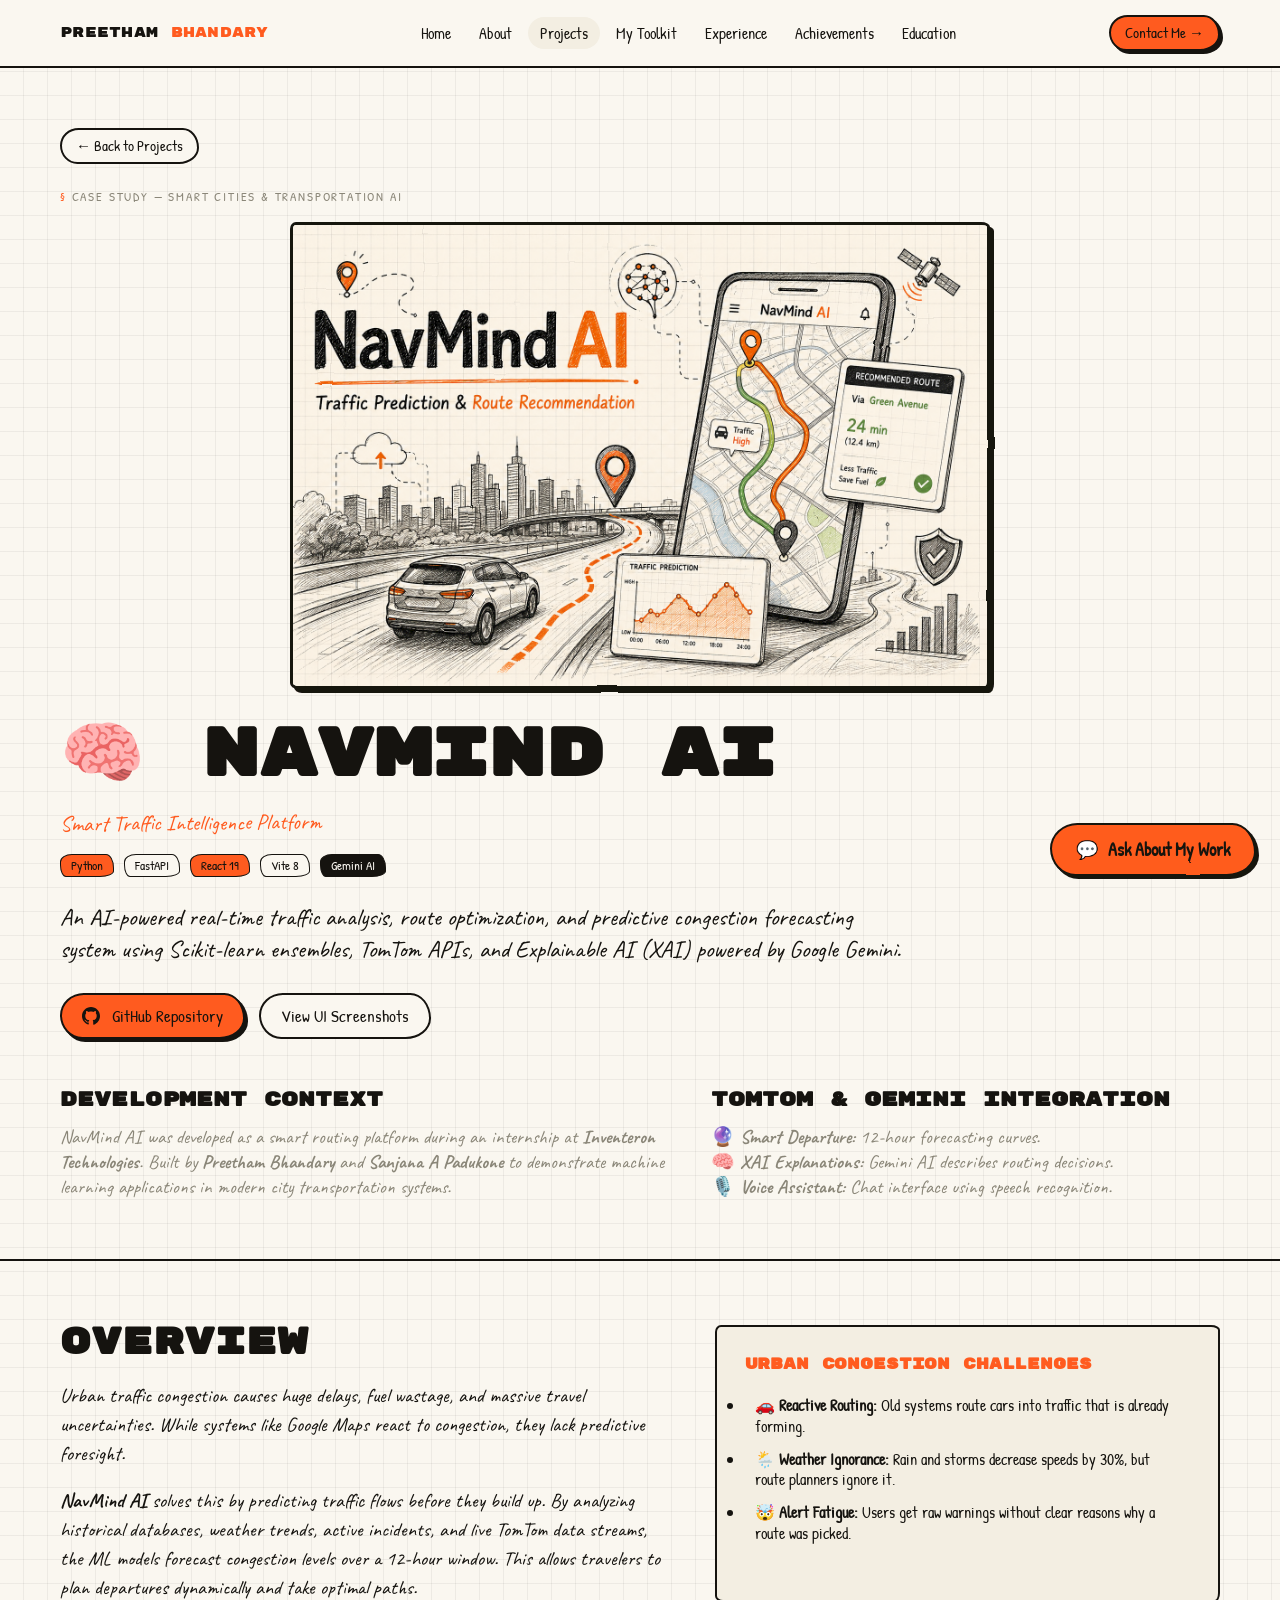
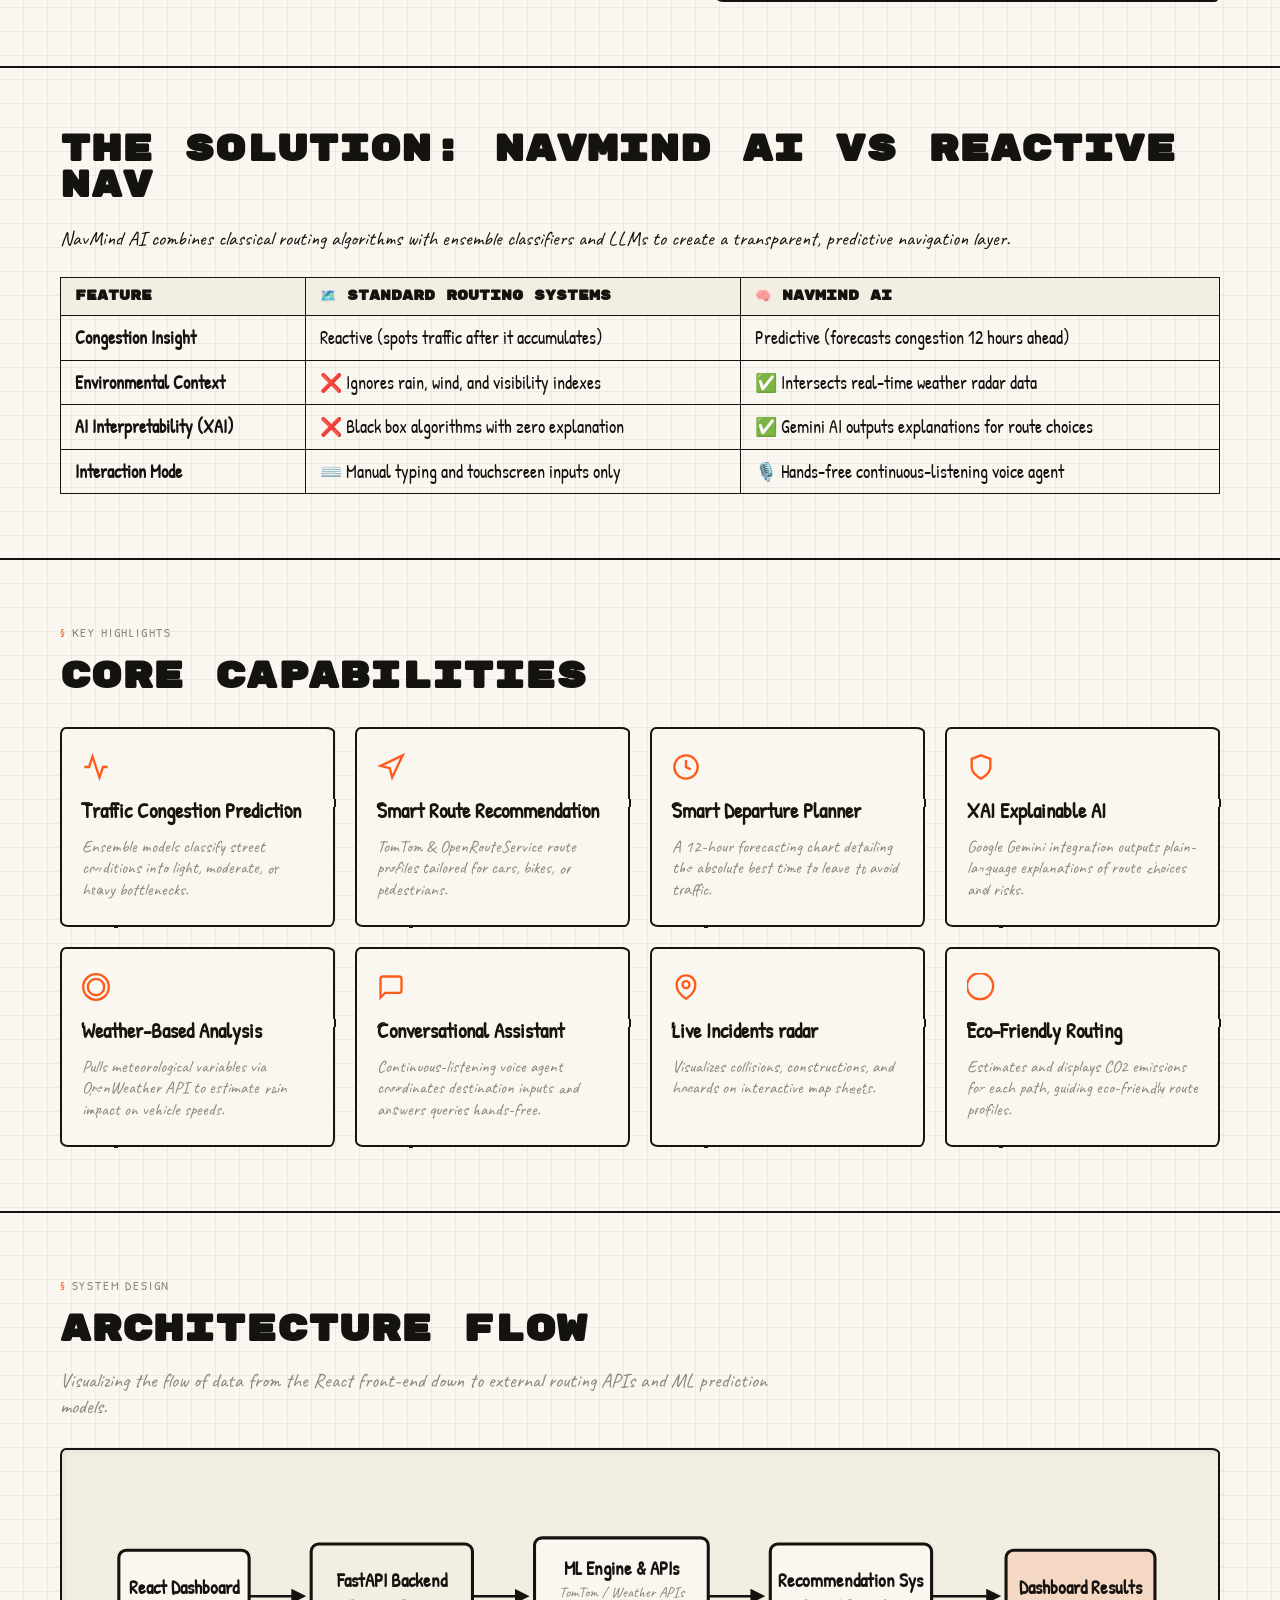
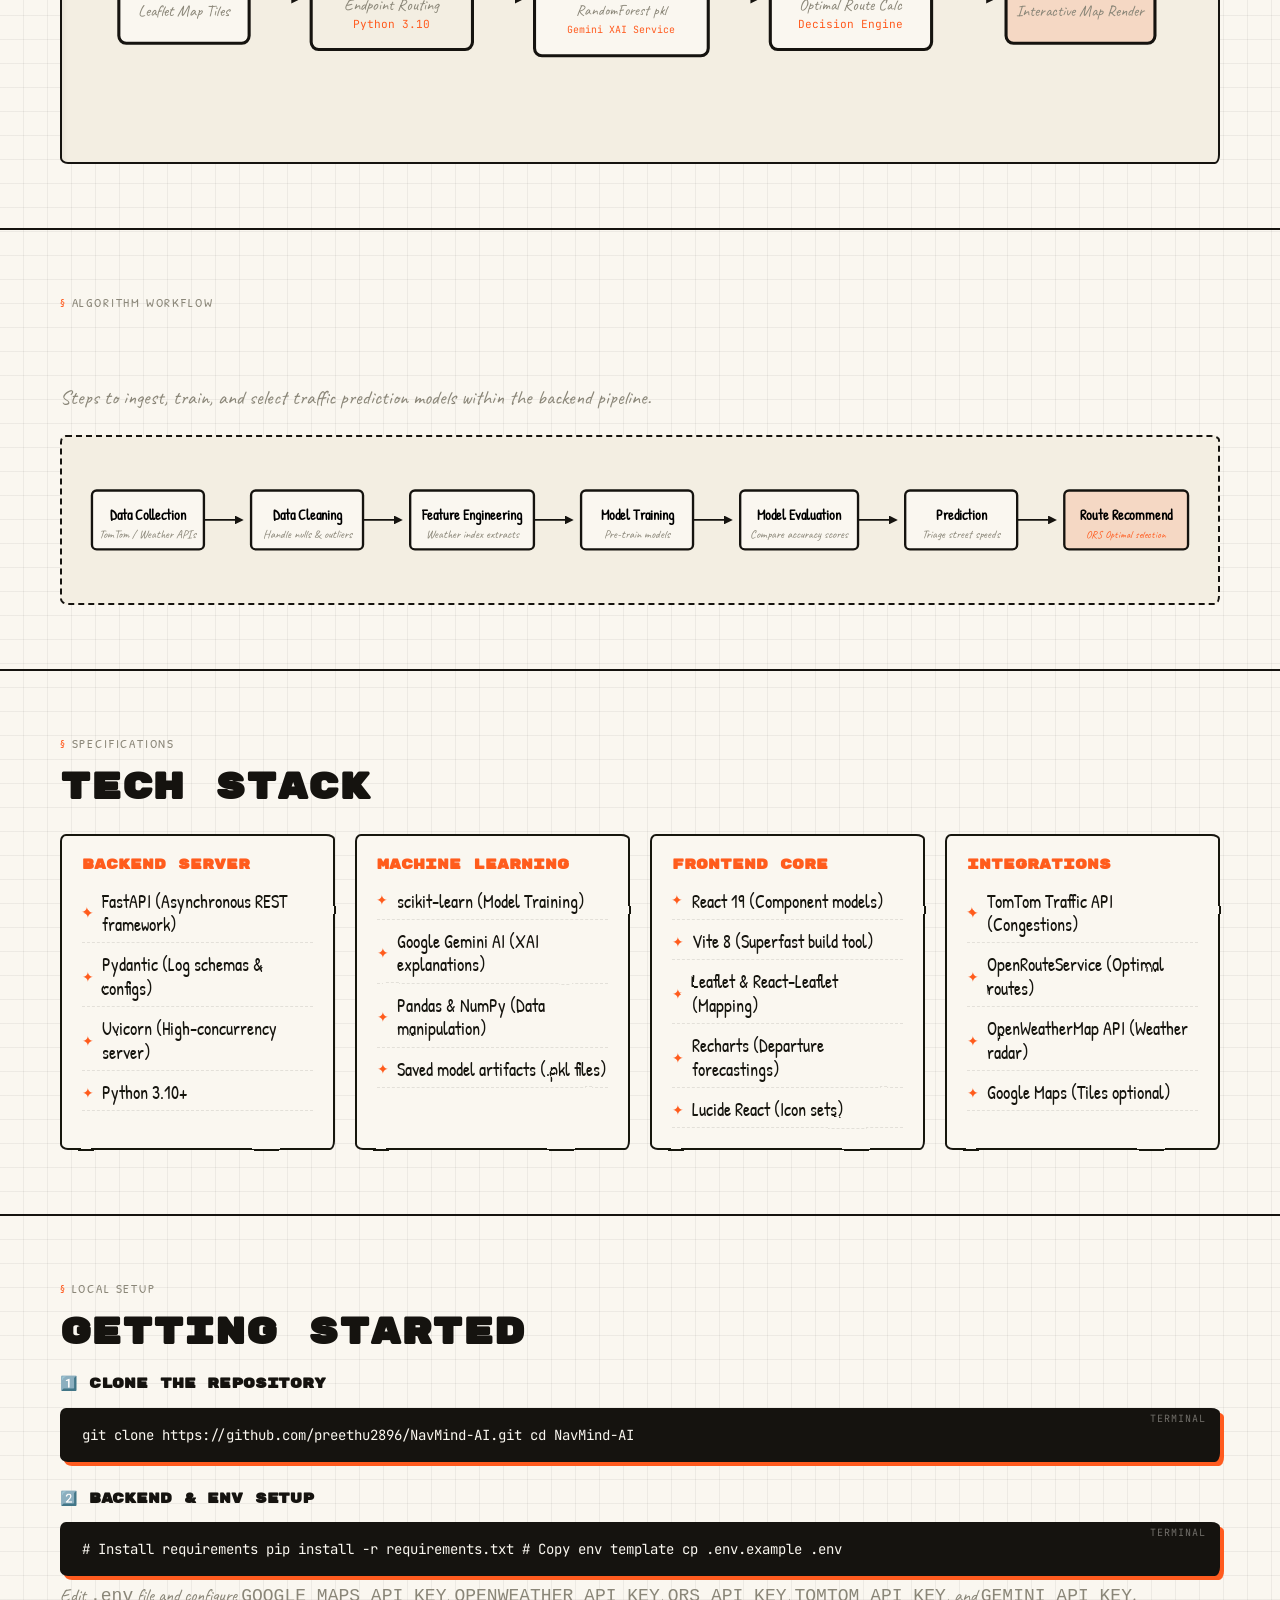
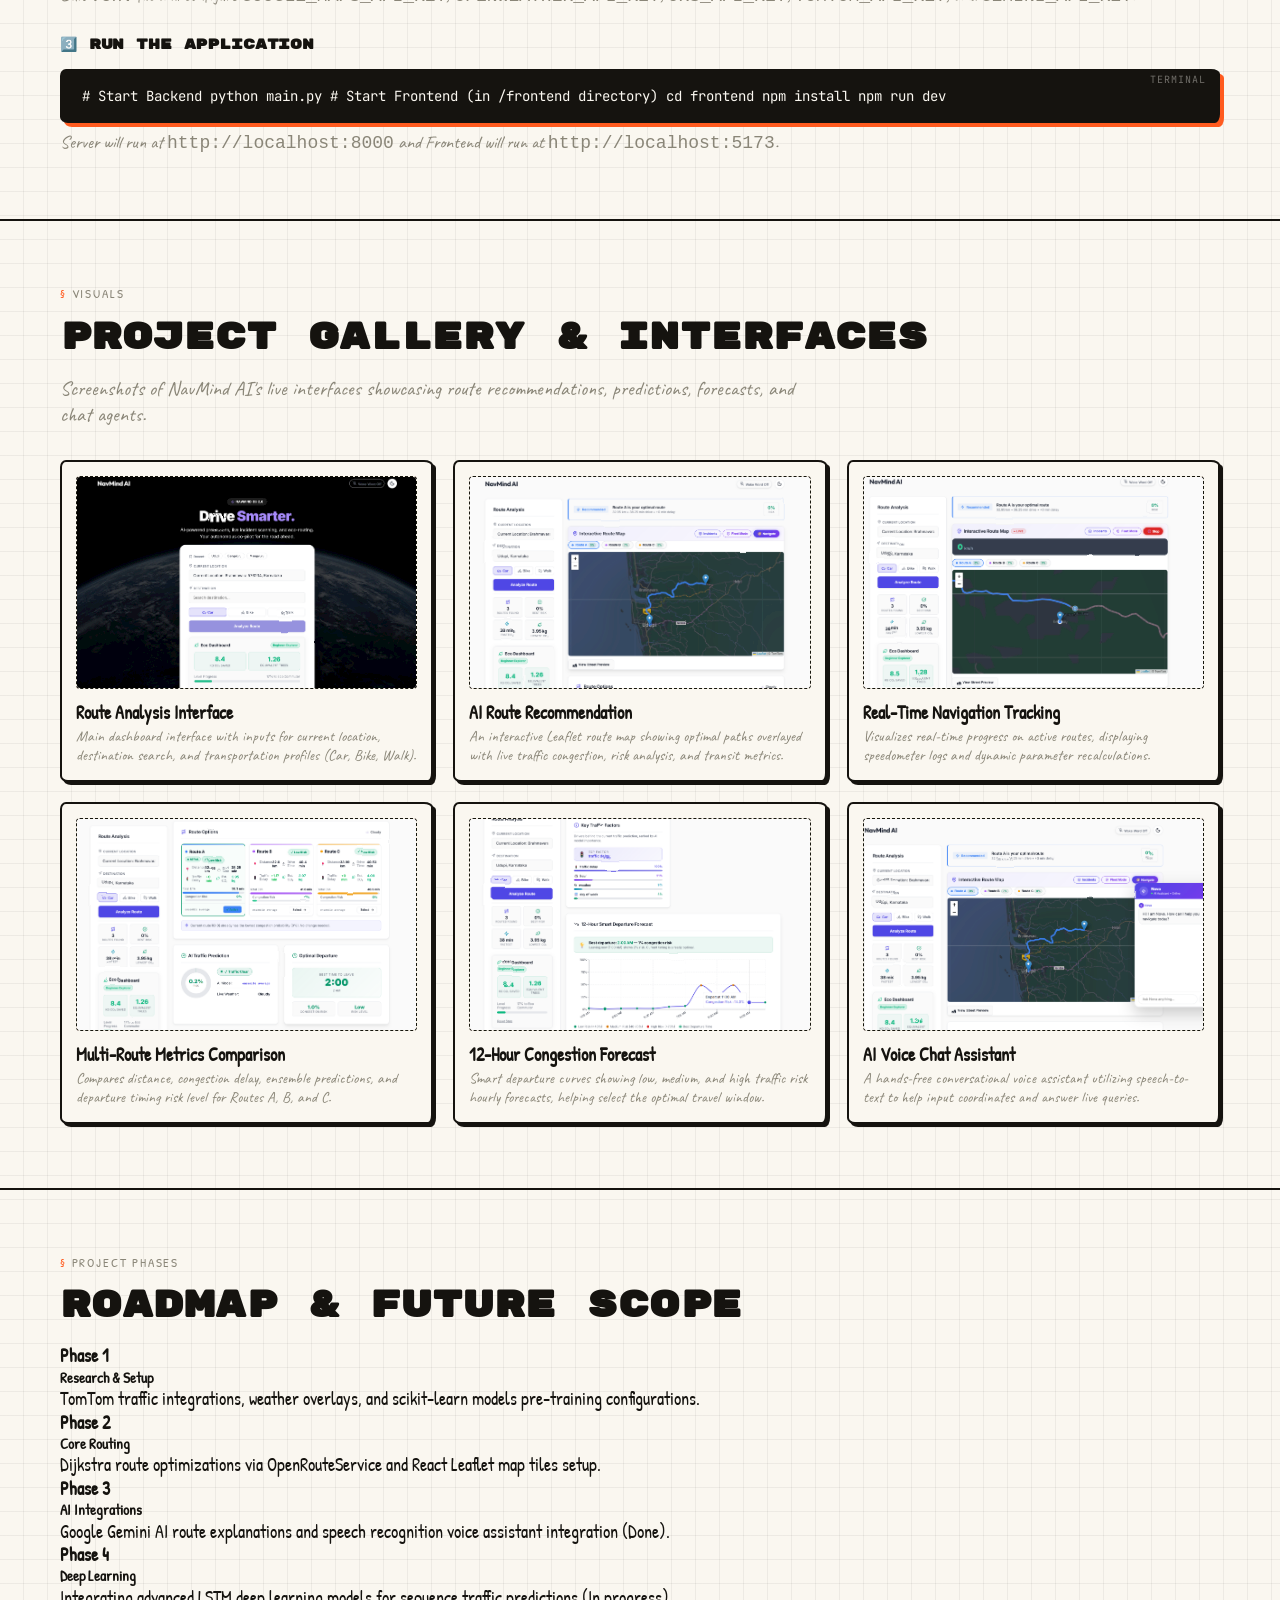
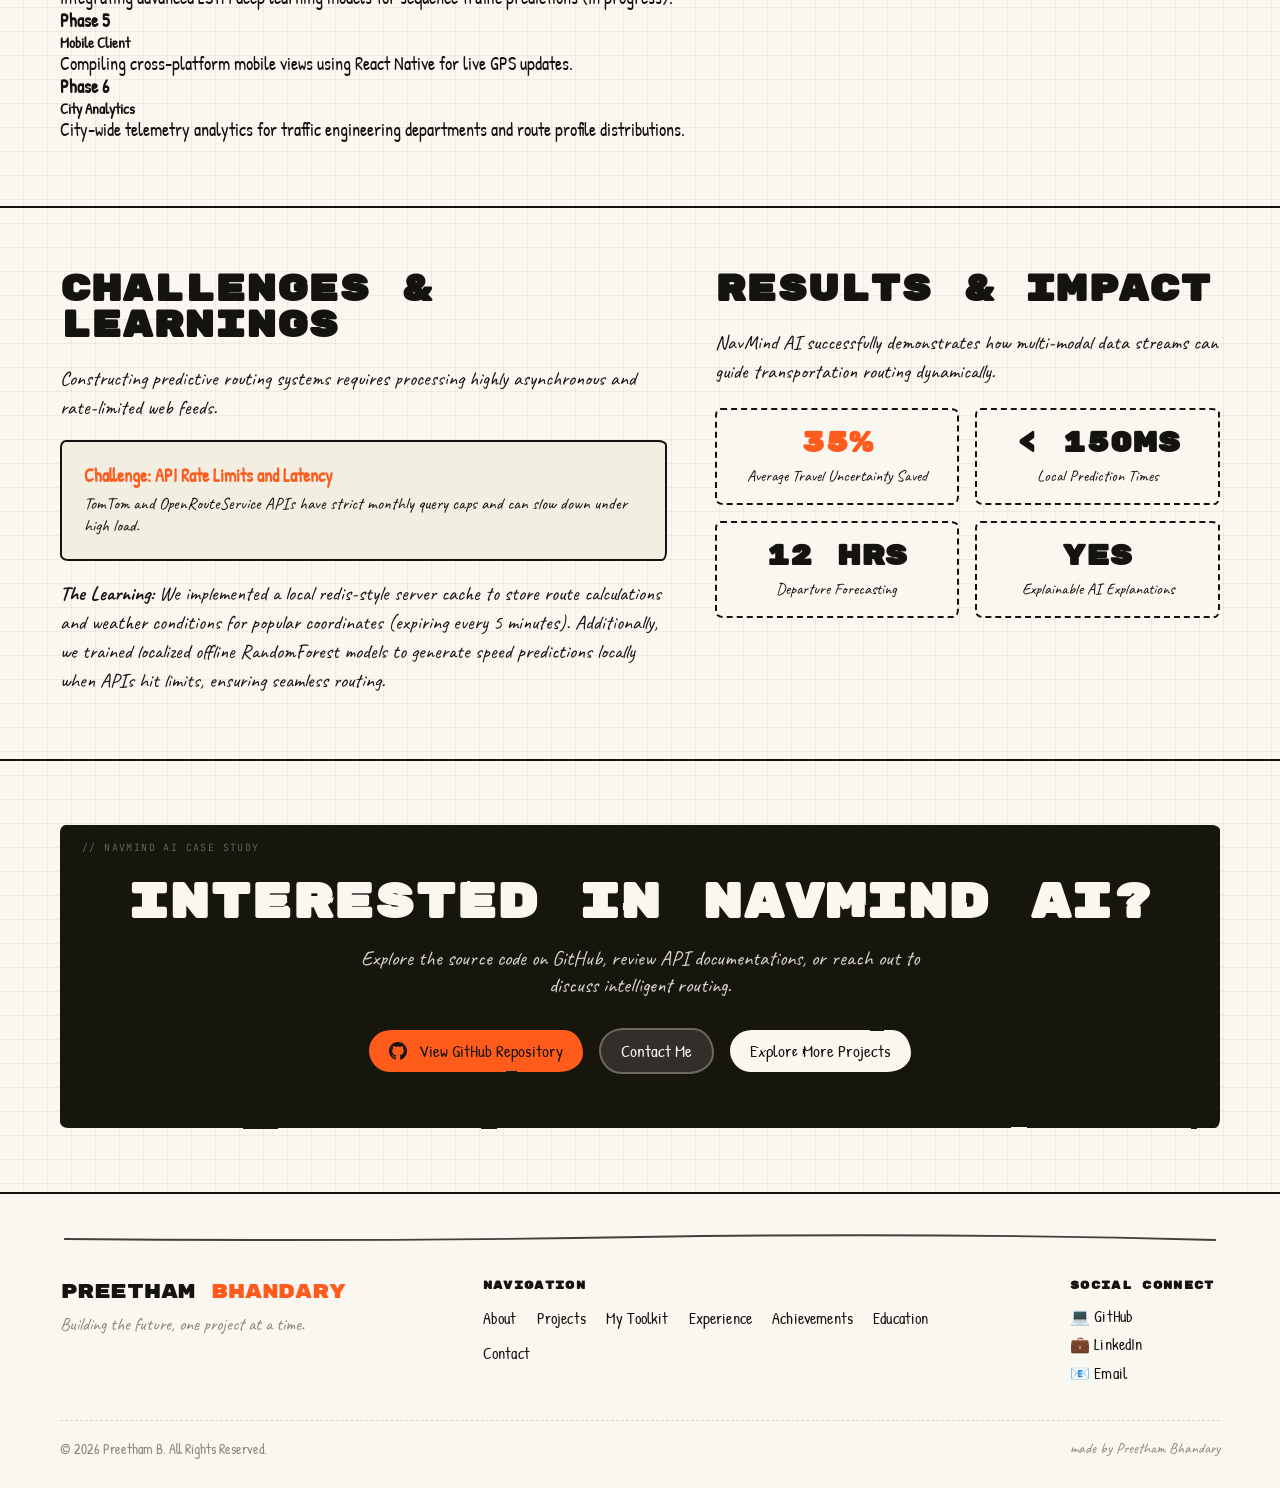
<file: project-navmind.html>
<!DOCTYPE html>
<html lang="en">

<head>
  <meta charset="UTF-8" />
  <meta name="viewport" content="width=device-width, initial-scale=1" />
  <title>NavMind AI Case Study — Preetham Bhandary</title>
  <meta name="description"
    content="Detailed case study of NavMind AI — an Intelligent Traffic Prediction & Smart Route Recommendation System using FastAPI, React, and Machine Learning." />
  <link rel="canonical" href="project-navmind.html" />
  <meta property="og:type" content="website" />
  <meta property="og:title" content="NavMind AI Case Study — Preetham Bhandary" />
  <meta property="og:description"
    content="AI-powered real-time traffic analysis, route optimization, and predictive congestion forecasting." />
  <!-- Fonts -->
  <link rel="preconnect" href="https://fonts.googleapis.com" />
  <link rel="preconnect" href="https://fonts.gstatic.com" crossorigin />
  <link
    href="https://fonts.googleapis.com/css2?family=Caveat:wght@400;600&family=Patrick+Hand&family=Rubik+Mono+One&family=JetBrains+Mono:wght@400;600&family=DM+Serif+Display:ital@0;1&display=swap"
    rel="stylesheet" />
  <link rel="stylesheet" href="shared.css" />

  <style>
    /* ===== CASE STUDY PAGE STYLES ===== */
    .case-hero {
      padding: 60px 0;
      border-bottom: 2px solid var(--rule);
      text-align: left;
      position: relative;
    }

    .case-banner {
      width: 100%;
      max-width: 700px;
      height: auto;
      aspect-ratio: 3 / 2;
      border: 3px solid var(--rule);
      border-radius: var(--radius);
      overflow: hidden;
      margin: 0 auto 32px;
      background: var(--paper-2);
      box-shadow: 4px 4px 0 var(--rule);
    }

    .case-banner img,
    .case-banner svg {
      width: 100%;
      height: 100%;
      object-fit: cover;
      display: block;
    }

    .tech-badges {
      display: flex;
      gap: 10px;
      flex-wrap: wrap;
      margin: 18px 0 24px;
    }

    .case-title {
      font-size: clamp(32px, 6vw, 68px);
      line-height: 1.0;
      margin-bottom: 16px;
    }

    .case-meta {
      display: grid;
      grid-template-columns: 1.2fr 1fr;
      gap: 40px;
      margin-top: 48px;
      align-items: start;
    }

    .case-meta h3 {
      font-family: 'Rubik Mono One', sans-serif;
      font-size: 20px;
      margin-bottom: 12px;
      text-transform: uppercase;
    }

    /* Grid Layouts for Sections */
    .two-col-grid {
      display: grid;
      grid-template-columns: 1.2fr 1fr;
      gap: 48px;
    }

    .detail-section {
      padding: 64px 0;
      border-bottom: 2px solid var(--rule);
    }

    .section-title {
      font-family: 'Rubik Mono One', sans-serif;
      font-size: clamp(24px, 4vw, 36px);
      line-height: 1.0;
      margin-bottom: 20px;
    }

    .handwritten-highlight {
      font-family: 'Caveat', cursive;
      font-size: 22px;
      color: var(--accent);
      line-height: 1.3;
      margin-bottom: 20px;
      transform: rotate(-0.5deg);
    }

    /* Features Grid */
    .features-grid {
      display: grid;
      grid-template-columns: repeat(4, 1fr);
      gap: 20px;
      margin-top: 32px;
    }

    .feature-card {
      padding: 24px 20px;
      min-height: 200px;
      display: flex;
      flex-direction: column;
      gap: 12px;
      transition: transform 0.15s ease, box-shadow 0.15s ease;
    }

    .feature-card:hover {
      transform: translate(-3px, -3px);
      box-shadow: 4px 4px 0 var(--rule);
    }

    .feature-card svg {
      color: var(--accent);
      margin-bottom: 4px;
    }

    .feature-card h4 {
      font-family: 'Patrick Hand', cursive;
      font-size: 21px;
      font-weight: bold;
    }

    .feature-card p {
      font-family: 'Caveat', cursive;
      font-size: 17px;
      color: var(--muted);
      line-height: 1.25;
    }

    /* Architecture SVG Diagram */
    .arch-container {
      background: var(--paper-2);
      border: 2px solid var(--rule);
      border-radius: var(--radius);
      padding: 32px;
      margin-top: 28px;
      overflow-x: auto;
      display: flex;
      justify-content: center;
      box-shadow: inset 2px 2px 5px rgba(0, 0, 0, 0.05);
    }

    .arch-svg {
      min-width: 800px;
      height: auto;
    }

    /* Tech Stack */
    .tech-stack-grid {
      display: grid;
      grid-template-columns: repeat(4, 1fr);
      gap: 20px;
      margin-top: 28px;
    }

    .stack-box {
      padding: 20px;
    }

    .stack-box h4 {
      font-family: 'Rubik Mono One', sans-serif;
      font-size: 14px;
      margin-bottom: 16px;
      color: var(--accent);
    }

    .stack-box ul {
      list-style: none;
      display: flex;
      flex-direction: column;
      gap: 10px;
    }

    .stack-box li {
      font-family: 'Patrick Hand', cursive;
      font-size: 18px;
      display: flex;
      align-items: center;
      gap: 8px;
      border-bottom: 1px dashed rgba(21, 19, 15, .1);
      padding-bottom: 6px;
    }

    .stack-box li::before {
      content: "✦";
      color: var(--accent);
      font-size: 14px;
    }

    /* Table styling */
    .comparison-table {
      width: 100%;
      border-collapse: collapse;
      font-family: 'Patrick Hand', cursive;
      font-size: 18px;
      margin-top: 20px;
    }

    .comparison-table th,
    .comparison-table td {
      border: 1.5px solid var(--rule);
      padding: 10px 14px;
      text-align: left;
    }

    .comparison-table th {
      background: var(--paper-2);
      font-family: 'Rubik Mono One', sans-serif;
      font-size: 13px;
      text-transform: uppercase;
    }

    .comparison-table tr:hover {
      background: rgba(255, 91, 31, .04);
    }

    /* ML Pipeline Flow */
    .pipeline-container {
      background: var(--paper-2);
      border: 2px dashed var(--rule);
      border-radius: var(--radius);
      padding: 24px;
      margin-top: 24px;
      overflow-x: auto;
      display: flex;
      justify-content: center;
    }

    /* Gallery */
    .gallery-grid {
      display: grid;
      grid-template-columns: repeat(3, 1fr);
      gap: 20px;
      margin-top: 32px;
    }

    .gallery-item {
      border: 2px solid var(--rule);
      border-radius: var(--radius);
      background: var(--paper);
      padding: 14px;
      box-shadow: 3px 3px 0 var(--rule);
      transition: transform 0.15s ease, box-shadow 0.15s ease;
    }

    .gallery-item:hover {
      transform: translate(-3px, -3px);
      box-shadow: 6px 6px 0 var(--rule);
    }

    .gallery-visual {
      background: var(--paper-2);
      border: 1.5px dashed var(--rule);
      border-radius: 4px;
      aspect-ratio: 16/10;
      display: flex;
      align-items: center;
      justify-content: center;
      overflow: hidden;
      margin-bottom: 12px;
      position: relative;
    }

    .gallery-visual img {
      width: 100%;
      height: 100%;
      object-fit: cover;
      display: block;
      transition: transform 0.25s ease;
    }

    .gallery-item:hover .gallery-visual img {
      transform: scale(1.04);
    }

    .gallery-title {
      font-family: 'Patrick Hand', cursive;
      font-size: 18px;
      font-weight: bold;
    }

    .gallery-desc {
      font-family: 'Caveat', cursive;
      font-size: 15px;
      color: var(--muted);
      margin-top: 2px;
    }

    /* Enhancements Grid */
    .enhancements-grid {
      display: grid;
      grid-template-columns: repeat(5, 1fr);
      gap: 16px;
      margin-top: 28px;
    }

    .enhancement-box {
      border: 2px solid var(--rule);
      border-radius: var(--radius);
      padding: 16px;
      background: var(--paper);
      box-shadow: 2.5px 2.5px 0 var(--rule);
      text-align: center;
    }

    .enhancement-box h4 {
      font-family: 'Patrick Hand', cursive;
      font-size: 18px;
      font-weight: bold;
      margin-bottom: 4px;
    }

    .enhancement-box p {
      font-family: 'Caveat', cursive;
      font-size: 14px;
      color: var(--muted);
      line-height: 1.15;
    }

    /* Getting started codes */
    .code-console {
      background: var(--ink);
      color: var(--paper);
      padding: 16px 20px;
      border-radius: var(--radius);
      font-family: 'JetBrains Mono', monospace;
      font-size: 14px;
      margin-top: 14px;
      position: relative;
      overflow-x: auto;
      border: 2px solid var(--rule);
      box-shadow: 4px 4px 0 var(--accent);
    }

    .code-console::before {
      content: "Terminal";
      position: absolute;
      top: 2px;
      right: 12px;
      font-size: 10px;
      opacity: 0.4;
      text-transform: uppercase;
      letter-spacing: 0.1em;
    }

    /* CTA Section */
    .cta-box {
      border: 2px solid var(--rule);
      border-radius: var(--radius);
      background: var(--ink);
      color: var(--paper);
      padding: 52px 48px;
      text-align: center;
      margin: 64px 0;
      position: relative;
      overflow: hidden;
    }

    .cta-box::before {
      content: "// NAVMIND AI CASE STUDY";
      font-family: 'JetBrains Mono', monospace;
      font-size: 10px;
      letter-spacing: .14em;
      opacity: .35;
      position: absolute;
      top: 14px;
      left: 20px;
    }

    .cta-box h2 {
      font-family: 'Rubik Mono One', sans-serif;
      font-size: clamp(26px, 4vw, 48px);
      line-height: 1.0;
      margin-bottom: 18px;
    }

    .cta-box p {
      font-family: 'Caveat', cursive;
      font-size: 21px;
      opacity: .85;
      max-width: 600px;
      margin: 0 auto 28px;
    }

    .cta-buttons {
      display: flex;
      gap: 14px;
      justify-content: center;
      flex-wrap: wrap;
    }

    /* RESPONSIVE BREAKPOINTS */
    @media (max-width: 1024px) {
      .features-grid {
        grid-template-columns: repeat(2, 1fr);
      }

      .tech-stack-grid {
        grid-template-columns: repeat(2, 1fr);
      }

      .gallery-grid {
        grid-template-columns: repeat(2, 1fr);
      }

      .enhancements-grid {
        grid-template-columns: repeat(3, 1fr);
      }
    }

    @media (max-width: 768px) {
      .two-col-grid {
        grid-template-columns: 1fr;
        gap: 32px;
      }

      .case-meta {
        grid-template-columns: 1fr;
        gap: 24px;
      }

      .enhancements-grid {
        grid-template-columns: repeat(2, 1fr);
      }
    }

    @media (max-width: 620px) {
      .features-grid {
        grid-template-columns: 1fr;
      }

      .gallery-grid {
        grid-template-columns: 1fr;
      }

      .enhancements-grid {
        grid-template-columns: 1fr;
      }

      .cta-box {
        padding: 36px 20px;
      }
    }

    footer a {
      transition: color 0.15s;
    }

    footer a:hover {
      color: var(--accent) !important;
    }
  </style>
</head>

<body>

  <!-- SVG Filters -->
  <svg width="0" height="0" style="position:absolute;overflow:hidden" aria-hidden="true">
    <defs>
      <filter id="wobble">
        <feTurbulence type="fractalNoise" baseFrequency="0.018" numOctaves="2" seed="3" />
        <feDisplacementMap in="SourceGraphic" scale="2" />
      </filter>
      <filter id="wobble-2">
        <feTurbulence type="fractalNoise" baseFrequency="0.03" numOctaves="2" seed="7" />
        <feDisplacementMap in="SourceGraphic" scale="3" />
      </filter>
    </defs>
  </svg>

  <!-- NAVBAR -->
  <nav class="navbar" role="navigation">
    <div class="wrap nav-wrap">
      <a href="index.html" class="nav-logo">PREETHAM <span>BHANDARY</span></a>
      <ul class="nav-links">
        <li><a href="index.html">Home</a></li>
        <li><a href="index.html#about">About</a></li>
        <li><a href="projects.html" class="active">Projects</a></li>
        <li><a href="index.html#toolkit">My Toolkit</a></li>
        <li><a href="index.html#experience">Experience</a></li>
        <li><a href="index.html#achievements">Achievements</a></li>
        <li><a href="index.html#education">Education</a></li>
      </ul>
      <a href="index.html#contact" class="btn primary nav-cta sm">Contact Me →</a>
      <button class="nav-toggle" aria-label="Open menu" onclick="toggleMenu()">☰</button>
    </div>
  </nav>
  <div class="mobile-menu" id="mobileMenu">
    <a href="index.html" onclick="toggleMenu()">Home</a>
    <a href="index.html#about" onclick="toggleMenu()">About</a>
    <a href="projects.html" onclick="toggleMenu()">Projects</a>
    <a href="index.html#toolkit" onclick="toggleMenu()">My Toolkit</a>
    <a href="index.html#experience" onclick="toggleMenu()">Experience</a>
    <a href="index.html#achievements" onclick="toggleMenu()">Achievements</a>
    <a href="index.html#education" onclick="toggleMenu()">Education</a>
    <a href="index.html#contact" onclick="toggleMenu()">Contact</a>
  </div>

  <!-- HERO SECTION -->
  <header class="case-hero">
    <div class="wrap">
      <a href="index.html" class="btn sm" style="margin-bottom: 24px;">← Back to Projects</a>
      <div class="section-tag">Case Study — Smart Cities &amp; Transportation AI</div>

      <!-- NavMind AI Hero Banner -->
      <div class="case-banner wobble">
        <img src="photos/navmind.png" alt="NavMind AI Route Analysis Interface" />
      </div>

      <h1 class="case-title h-display">🧠 NavMind AI</h1>
      <p class="handwritten-highlight">Smart Traffic Intelligence Platform</p>

      <div class="tech-badges">
        <span class="tag accent">Python</span>
        <span class="tag">FastAPI</span>
        <span class="tag accent">React 19</span>
        <span class="tag">Vite 8</span>
        <span class="tag ink">Gemini AI</span>
      </div>

      <p class="h-hand" style="font-size: 24px; line-height: 1.35; max-width: 850px; margin-bottom: 28px;">
        An AI-powered real-time traffic analysis, route optimization, and predictive congestion forecasting system using
        Scikit-learn ensembles, TomTom APIs, and Explainable AI (XAI) powered by Google Gemini.
      </p>

      <div class="hero-ctas" style="justify-content: flex-start; margin-bottom: 0;">
        <a href="https://github.com/preethu2896/NavMind-AI" target="_blank" rel="noopener" class="btn primary">
          <svg viewBox="0 0 24 24" width="18" height="18" fill="currentColor" style="margin-right: 4px;">
            <path
              d="M12 0C5.37 0 0 5.37 0 12c0 5.3 3.43 9.8 8.205 11.385.6.11.82-.26.82-.577v-2.234c-3.338.724-4.042-1.61-4.042-1.61C4.422 18.07 3.633 17.7 3.633 17.7c-1.087-.744.084-.729.084-.729 1.205.084 1.838 1.236 1.838 1.236 1.07 1.835 2.809 1.305 3.495.998.108-.776.417-1.305.76-1.605-2.665-.3-5.466-1.332-5.466-5.93 0-1.31.465-2.38 1.235-3.22-.135-.303-.54-1.523.105-3.176 0 0 1.005-.322 3.3 1.23.96-.267 1.98-.399 3-.405 1.02.006 2.04.138 3 .405 2.28-1.552 3.285-1.23 3.285-1.23.645 1.653.24 2.873.12 3.176.765.84 1.23 1.91 1.23 3.22 0 4.61-2.805 5.625-5.475 5.92.42.36.81 1.096.81 2.22v3.293c0 .319.22.694.825.576C20.565 21.795 24 17.3 24 12c0-6.63-5.37-12-12-12z" />
          </svg>
          GitHub Repository
        </a>
        <a href="#gallery" class="btn">View UI Screenshots</a>
      </div>

      <div class="case-meta">
        <div>
          <h3>Development context</h3>
          <p class="h-hand" style="font-size: 19px; color: var(--muted)">
            NavMind AI was developed as a smart routing platform during an internship at <strong>Inventeron
              Technologies</strong>. Built by <strong>Preetham Bhandary</strong> and <strong>Sanjana A Padukone</strong>
            to demonstrate machine learning applications in modern city transportation systems.
          </p>
        </div>
        <div>
          <h3>TomTom &amp; Gemini Integration</h3>
          <p class="h-hand" style="font-size: 19px; color: var(--muted)">
            🔮 <strong>Smart Departure:</strong> 12-hour forecasting curves.<br />
            🧠 <strong>XAI Explanations:</strong> Gemini AI describes routing decisions.<br />
            🎙️ <strong>Voice Assistant:</strong> Chat interface using speech recognition.
          </p>
        </div>
      </div>
    </div>
  </header>

  <!-- OVERVIEW & PROBLEM STATEMENT -->
  <section class="detail-section" id="problem">
    <div class="wrap">
      <div class="two-col-grid reveal">
        <div>
          <h2 class="section-title">Overview</h2>
          <p class="h-hand" style="font-size: 20px; line-height: 1.45; margin-bottom: 18px;">
            Urban traffic congestion causes huge delays, fuel wastage, and massive travel uncertainties. While systems
            like Google Maps react to congestion, they lack predictive foresight.
          </p>
          <p class="h-hand" style="font-size: 20px; line-height: 1.45;">
            <strong>NavMind AI</strong> solves this by predicting traffic flows before they build up. By analyzing
            historical databases, weather trends, active incidents, and live TomTom data streams, the ML models forecast
            congestion levels over a 12-hour window. This allows travelers to plan departures dynamically and take
            optimal paths.
          </p>
        </div>
        <div class="box fill" style="padding: 28px;">
          <h3 class="h-display" style="font-size: 15px; margin-bottom: 14px; color: var(--accent);">Urban Congestion
            Challenges</h3>
          <ul class="feature-list" style="margin-bottom: 0;">
            <li style="font-size: 16px; padding: 6px 10px;">🚗 <strong>Reactive Routing:</strong> Old systems route cars
              into traffic that is already forming.</li>
            <li style="font-size: 16px; padding: 6px 10px;">🌦️ <strong>Weather Ignorance:</strong> Rain and storms
              decrease speeds by 30%, but route planners ignore it.</li>
            <li style="font-size: 16px; padding: 6px 10px;">🤯 <strong>Alert Fatigue:</strong> Users get raw warnings
              without clear reasons why a route was picked.</li>
          </ul>
        </div>
      </div>
    </div>
  </section>

  <!-- SOLUTION SECTION -->
  <section class="detail-section" id="solution">
    <div class="wrap">
      <div class="reveal">
        <h2 class="section-title">The Solution: NavMind AI vs Reactive Nav</h2>
        <p class="h-hand" style="font-size: 20px; line-height: 1.45; margin-bottom: 24px;">
          NavMind AI combines classical routing algorithms with ensemble classifiers and LLMs to create a transparent,
          predictive navigation layer.
        </p>

        <table class="comparison-table">
          <thead>
            <tr>
              <th>Feature</th>
              <th>🗺️ Standard Routing Systems</th>
              <th>🧠 NavMind AI</th>
            </tr>
          </thead>
          <tbody>
            <tr>
              <td><strong>Congestion Insight</strong></td>
              <td>Reactive (spots traffic after it accumulates)</td>
              <td>Predictive (forecasts congestion 12 hours ahead)</td>
            </tr>
            <tr>
              <td><strong>Environmental Context</strong></td>
              <td>❌ Ignores rain, wind, and visibility indexes</td>
              <td>✅ Intersects real-time weather radar data</td>
            </tr>
            <tr>
              <td><strong>AI Interpretability (XAI)</strong></td>
              <td>❌ Black box algorithms with zero explanation</td>
              <td>✅ Gemini AI outputs explanations for route choices</td>
            </tr>
            <tr>
              <td><strong>Interaction Mode</strong></td>
              <td>⌨️ Manual typing and touchscreen inputs only</td>
              <td>🎙️ Hands-free continuous-listening voice agent</td>
            </tr>
          </tbody>
        </table>
      </div>
    </div>
  </section>

  <!-- KEY FEATURES SECTION -->
  <section class="detail-section" id="features">
    <div class="wrap">
      <div class="section-tag">Key Highlights</div>
      <h2 class="section-title reveal">Core Capabilities</h2>

      <div class="features-grid">
        <!-- F1 -->
        <div class="box feature-card wobble reveal">
          <svg viewBox="0 0 24 24" width="28" height="28" stroke="currentColor" stroke-width="2" fill="none">
            <polyline points="22 12 18 12 15 21 9 3 6 12 2 12" />
          </svg>
          <h4>Traffic Congestion Prediction</h4>
          <p>Ensemble models classify street conditions into light, moderate, or heavy bottlenecks.</p>
        </div>
        <!-- F2 -->
        <div class="box feature-card wobble reveal" style="transition-delay: .05s">
          <svg viewBox="0 0 24 24" width="28" height="28" stroke="currentColor" stroke-width="2" fill="none">
            <polygon points="3 11 22 2 13 21 11 13 3 11" />
          </svg>
          <h4>Smart Route Recommendation</h4>
          <p>TomTom &amp; OpenRouteService route profiles tailored for cars, bikes, or pedestrians.</p>
        </div>
        <!-- F3 -->
        <div class="box feature-card wobble reveal" style="transition-delay: .1s">
          <svg viewBox="0 0 24 24" width="28" height="28" stroke="currentColor" stroke-width="2" fill="none">
            <path d="M12 2a10 10 0 0 1 10 10c0 5.523-4.477 10-10 10S2 17.523 2 12A10 10 0 0 1 12 2z" />
            <path d="M12 6v6l4 2" />
          </svg>
          <h4>Smart Departure Planner</h4>
          <p>A 12-hour forecasting chart detailing the absolute best time to leave to avoid traffic.</p>
        </div>
        <!-- F4 -->
        <div class="box feature-card wobble reveal" style="transition-delay: .15s">
          <svg viewBox="0 0 24 24" width="28" height="28" stroke="currentColor" stroke-width="2" fill="none">
            <path d="M12 22s8-4 8-10V5l-8-3-8 3v7c0 6 8 10 8 10z" />
          </svg>
          <h4>XAI Explainable AI</h4>
          <p>Google Gemini integration outputs plain-language explanations of route choices and risks.</p>
        </div>
        <!-- F5 -->
        <div class="box feature-card wobble reveal" style="transition-delay: .2s">
          <svg viewBox="0 0 24 24" width="28" height="28" stroke="currentColor" stroke-width="2" fill="none">
            <path
              d="M12 1a11 11 0 0 0-11 11 11.02 11.02 0 0 0 3.33 7.8A11.96 11.96 0 0 0 12 23a11.96 11.96 0 0 0 7.67-3.2A11.02 11.02 0 0 0 23 12 11 11 0 0 0 12 1zm0 4a7 7 0 0 1 7 7c0 1.93-.78 3.68-2.05 4.95A6.97 6.97 0 0 1 12 19a6.97 6.97 0 0 1-4.95-2.05A6.97 6.97 0 0 1 5 12a7 7 0 0 1 7-7z" />
          </svg>
          <h4>Weather-Based Analysis</h4>
          <p>Pulls meteorological variables via OpenWeather API to estimate rain impact on vehicle speeds.</p>
        </div>
        <!-- F6 -->
        <div class="box feature-card wobble reveal" style="transition-delay: .25s">
          <svg viewBox="0 0 24 24" width="28" height="28" stroke="currentColor" stroke-width="2" fill="none">
            <path d="M21 15a2 2 0 0 1-2 2H7l-4 4V5a2 2 0 0 1 2-2h14a2 2 0 0 1 2 2z" />
          </svg>
          <h4>Conversational Assistant</h4>
          <p>Continuous-listening voice agent coordinates destination inputs and answers queries hands-free.</p>
        </div>
        <!-- F7 -->
        <div class="box feature-card wobble reveal" style="transition-delay: .3s">
          <svg viewBox="0 0 24 24" width="28" height="28" stroke="currentColor" stroke-width="2" fill="none">
            <path d="M12 22s-8-4.5-8-11.8A8 8 0 0 1 12 2a8 8 0 0 1 8 8.2c0 7.3-8 11.8-8 11.8z" />
            <circle cx="12" cy="10" r="3" />
          </svg>
          <h4>Live Incidents radar</h4>
          <p>Visualizes collisions, constructions, and hazards on interactive map sheets.</p>
        </div>
        <!-- F8 -->
        <div class="box feature-card wobble reveal" style="transition-delay: .35s">
          <svg viewBox="0 0 24 24" width="28" height="28" stroke="currentColor" stroke-width="2" fill="none">
            <path d="M22.4 11.2a11.2 11.2 0 1 1-11.2-11.2 11.2 11.2 0 0 1 11.2 11.2z" />
          </svg>
          <h4>Eco-Friendly Routing</h4>
          <p>Estimates and displays CO2 emissions for each path, guiding eco-friendly route profiles.</p>
        </div>
      </div>
    </div>
  </section>

  <!-- ARCHITECTURE SECTION -->
  <section class="detail-section" id="architecture">
    <div class="wrap">
      <div class="section-tag">System Design</div>
      <h2 class="section-title reveal">Architecture Flow</h2>
      <p class="h-hand" style="font-size: 20px; color: var(--muted); max-width: 750px; margin-bottom: 24px;">
        Visualizing the flow of data from the React front-end down to external routing APIs and ML prediction models.
      </p>

      <div class="arch-container reveal">
        <!-- SVG Architecture flow -->
        <svg viewBox="0 0 880 200" class="arch-svg" xmlns="http://www.w3.org/2000/svg">
          <defs>
            <marker id="arrow" viewBox="0 0 10 10" refX="5" refY="5" markerWidth="6" markerHeight="6"
              orient="auto-start-reverse">
              <path d="M 0 0 L 10 5 L 0 10 z" fill="#15130f" />
            </marker>
          </defs>

          <!-- Column 1: Dashboard -->
          <rect x="20" y="55" width="105" height="75" rx="6" fill="#faf7f0" stroke="#15130f" stroke-width="2.5" />
          <text x="72.5" y="90" font-family="'Patrick Hand', cursive" font-size="15" font-weight="bold"
            text-anchor="middle" fill="#15130f">React Dashboard</text>
          <text x="72.5" y="108" font-family="'Caveat', cursive" font-size="13" text-anchor="middle"
            fill="#8a8678">Leaflet Map Tiles</text>

          <line x1="125" y1="92" x2="165" y2="92" stroke="#15130f" stroke-width="2" marker-end="url(#arrow)" />

          <!-- Column 2: FastAPI Backend -->
          <rect x="175" y="50" width="130" height="85" rx="6" fill="#f3eee2" stroke="#15130f" stroke-width="2.5" />
          <text x="240" y="85" font-family="'Patrick Hand', cursive" font-size="15" font-weight="bold"
            text-anchor="middle" fill="#15130f">FastAPI Backend</text>
          <text x="240" y="103" font-family="'Caveat', cursive" font-size="13" text-anchor="middle"
            fill="#8a8678">Endpoint Routing</text>
          <text x="240" y="118" font-family="'JetBrains Mono', monospace" font-size="9" text-anchor="middle"
            fill="#ff5b1f">Python 3.10</text>

          <line x1="305" y1="92" x2="345" y2="92" stroke="#15130f" stroke-width="2" marker-end="url(#arrow)" />

          <!-- Column 3: ML Engine & APIs -->
          <rect x="355" y="45" width="140" height="95" rx="6" fill="#faf7f0" stroke="#15130f" stroke-width="2.5" />
          <text x="425" y="75" font-family="'Patrick Hand', cursive" font-size="15" font-weight="bold"
            text-anchor="middle" fill="#15130f">ML Engine &amp; APIs</text>
          <text x="425" y="93" font-family="'Caveat', cursive" font-size="12" text-anchor="middle" fill="#8a8678">TomTom
            / Weather APIs</text>
          <text x="425" y="107" font-family="'Caveat', cursive" font-size="12" text-anchor="middle"
            fill="#8a8678">RandomForest pkl</text>
          <text x="425" y="122" font-family="'JetBrains Mono', monospace" font-size="8" text-anchor="middle"
            fill="#ff5b1f">Gemini XAI Service</text>

          <line x1="495" y1="92" x2="535" y2="92" stroke="#15130f" stroke-width="2" marker-end="url(#arrow)" />

          <!-- Column 4: Routing System -->
          <rect x="545" y="50" width="130" height="85" rx="6" fill="#faf7f0" stroke="#15130f" stroke-width="2.5" />
          <text x="610" y="85" font-family="'Patrick Hand', cursive" font-size="15" font-weight="bold"
            text-anchor="middle" fill="#15130f">Recommendation Sys</text>
          <text x="610" y="103" font-family="'Caveat', cursive" font-size="13" text-anchor="middle"
            fill="#8a8678">Optimal Route Calc</text>
          <text x="610" y="118" font-family="'JetBrains Mono', monospace" font-size="9" text-anchor="middle"
            fill="#ff5b1f">Decision Engine</text>

          <line x1="675" y1="92" x2="725" y2="92" stroke="#15130f" stroke-width="2" marker-end="url(#arrow)" />

          <!-- Column 5: Results -->
          <rect x="735" y="55" width="120" height="75" rx="6" fill="#ff5b1f" fill-opacity="0.15" stroke="#15130f"
            stroke-width="2.5" />
          <text x="795" y="90" font-family="'Patrick Hand', cursive" font-size="15" font-weight="bold"
            text-anchor="middle" fill="#15130f">Dashboard Results</text>
          <text x="795" y="108" font-family="'Caveat', cursive" font-size="13" text-anchor="middle"
            fill="#8a8678">Interactive Map Render</text>
        </svg>
      </div>
    </div>
  </section>

  <!-- ML PIPELINE SECTION -->
  <section class="detail-section" id="pipeline">
    <div class="wrap">
      <div class="section-tag">Algorithm Workflow</div>
      <h2 class="section-title reveal">Machine Learning Pipeline</h2>
      <p class="h-hand" style="font-size: 20px; color: var(--muted); max-width: 750px; margin-bottom: 24px;">
        Steps to ingest, train, and select traffic prediction models within the backend pipeline.
      </p>

      <div class="pipeline-container reveal">
        <!-- SVG Pipeline flowchart -->
        <svg viewBox="0 0 940 100" style="min-width: 900px; height: auto;" xmlns="http://www.w3.org/2000/svg">
          <defs>
            <marker id="arrow2" viewBox="0 0 10 10" refX="5" refY="5" markerWidth="5" markerHeight="5"
              orient="auto-start-reverse">
              <path d="M 0 0 L 10 5 L 0 10 z" fill="#15130f" />
            </marker>
          </defs>

          <!-- Step 1: Data collection -->
          <rect x="5" y="25" width="95" height="50" rx="4" fill="#faf7f0" stroke="#15130f" stroke-width="2" />
          <text x="52.5" y="50" font-family="'Patrick Hand', cursive" font-size="12" font-weight="bold"
            text-anchor="middle">Data Collection</text>
          <text x="52.5" y="65" font-family="'Caveat', cursive" font-size="10" text-anchor="middle"
            fill="#8a8678">TomTom / Weather APIs</text>

          <line x1="100" y1="50" x2="130" y2="50" stroke="#15130f" stroke-width="1.5" marker-end="url(#arrow2)" />

          <!-- Step 2: Data cleaning -->
          <rect x="140" y="25" width="95" height="50" rx="4" fill="#faf7f0" stroke="#15130f" stroke-width="2" />
          <text x="187.5" y="50" font-family="'Patrick Hand', cursive" font-size="12" font-weight="bold"
            text-anchor="middle">Data Cleaning</text>
          <text x="187.5" y="65" font-family="'Caveat', cursive" font-size="10" text-anchor="middle"
            fill="#8a8678">Handle nulls &amp; outliers</text>

          <line x1="235" y1="50" x2="265" y2="50" stroke="#15130f" stroke-width="1.5" marker-end="url(#arrow2)" />

          <!-- Step 3: Feature Eng -->
          <rect x="275" y="25" width="105" height="50" rx="4" fill="#faf7f0" stroke="#15130f" stroke-width="2" />
          <text x="327.5" y="50" font-family="'Patrick Hand', cursive" font-size="12" font-weight="bold"
            text-anchor="middle">Feature Engineering</text>
          <text x="327.5" y="65" font-family="'Caveat', cursive" font-size="10" text-anchor="middle"
            fill="#8a8678">Weather index extracts</text>

          <line x1="380" y1="50" x2="410" y2="50" stroke="#15130f" stroke-width="1.5" marker-end="url(#arrow2)" />

          <!-- Step 4: Model Training -->
          <rect x="420" y="25" width="95" height="50" rx="4" fill="#faf7f0" stroke="#15130f" stroke-width="2" />
          <text x="467.5" y="50" font-family="'Patrick Hand', cursive" font-size="12" font-weight="bold"
            text-anchor="middle">Model Training</text>
          <text x="467.5" y="65" font-family="'Caveat', cursive" font-size="10" text-anchor="middle"
            fill="#8a8678">Pre-train models</text>

          <line x1="515" y1="50" x2="545" y2="50" stroke="#15130f" stroke-width="1.5" marker-end="url(#arrow2)" />

          <!-- Step 5: Model Eval -->
          <rect x="555" y="25" width="100" height="50" rx="4" fill="#faf7f0" stroke="#15130f" stroke-width="2" />
          <text x="605" y="50" font-family="'Patrick Hand', cursive" font-size="12" font-weight="bold"
            text-anchor="middle">Model Evaluation</text>
          <text x="605" y="65" font-family="'Caveat', cursive" font-size="10" text-anchor="middle"
            fill="#8a8678">Compare accuracy scores</text>

          <line x1="655" y1="50" x2="685" y2="50" stroke="#15130f" stroke-width="1.5" marker-end="url(#arrow2)" />

          <!-- Step 6: Prediction -->
          <rect x="695" y="25" width="95" height="50" rx="4" fill="#faf7f0" stroke="#15130f" stroke-width="2" />
          <text x="742.5" y="50" font-family="'Patrick Hand', cursive" font-size="12" font-weight="bold"
            text-anchor="middle">Prediction</text>
          <text x="742.5" y="65" font-family="'Caveat', cursive" font-size="10" text-anchor="middle"
            fill="#8a8678">Triage street speeds</text>

          <line x1="790" y1="50" x2="820" y2="50" stroke="#15130f" stroke-width="1.5" marker-end="url(#arrow2)" />

          <!-- Step 7: Route Recommend -->
          <rect x="830" y="25" width="105" height="50" rx="4" fill="#ff5b1f" fill-opacity="0.15" stroke="#15130f"
            stroke-width="2" />
          <text x="882.5" y="50" font-family="'Patrick Hand', cursive" font-size="12" font-weight="bold"
            text-anchor="middle">Route Recommend</text>
          <text x="882.5" y="65" font-family="'Caveat', cursive" font-size="9" text-anchor="middle" fill="#ff5b1f">ORS
            Optimal selection</text>
        </svg>
      </div>
    </div>
  </section>

  <!-- TECHNOLOGY STACK -->
  <section class="detail-section" id="techstack">
    <div class="wrap">
      <div class="section-tag">Specifications</div>
      <h2 class="section-title reveal">Tech Stack</h2>

      <div class="tech-stack-grid reveal">
        <!-- Backend -->
        <div class="box stack-box wobble">
          <h4>Backend Server</h4>
          <ul>
            <li>FastAPI (Asynchronous REST framework)</li>
            <li>Pydantic (Log schemas &amp; configs)</li>
            <li>Uvicorn (High-concurrency server)</li>
            <li>Python 3.10+</li>
          </ul>
        </div>
        <!-- ML -->
        <div class="box stack-box wobble">
          <h4>Machine Learning</h4>
          <ul>
            <li>scikit-learn (Model Training)</li>
            <li>Google Gemini AI (XAI explanations)</li>
            <li>Pandas &amp; NumPy (Data manipulation)</li>
            <li>Saved model artifacts (.pkl files)</li>
          </ul>
        </div>
        <!-- Frontend -->
        <div class="box stack-box wobble">
          <h4>Frontend Core</h4>
          <ul>
            <li>React 19 (Component models)</li>
            <li>Vite 8 (Superfast build tool)</li>
            <li>Leaflet &amp; React-Leaflet (Mapping)</li>
            <li>Recharts (Departure forecastings)</li>
            <li>Lucide React (Icon sets)</li>
          </ul>
        </div>
        <!-- External APIs -->
        <div class="box stack-box wobble">
          <h4>Integrations</h4>
          <ul>
            <li>TomTom Traffic API (Congestions)</li>
            <li>OpenRouteService (Optimal routes)</li>
            <li>OpenWeatherMap API (Weather radar)</li>
            <li>Google Maps (Tiles optional)</li>
          </ul>
        </div>
      </div>
    </div>
  </section>

  <!-- GETTING STARTED -->
  <section class="detail-section" id="setup">
    <div class="wrap">
      <div class="section-tag">Local Setup</div>
      <h2 class="section-title reveal">Getting Started</h2>

      <div class="reveal">
        <h3 class="h-display" style="font-size: 14px; margin-top: 24px;">1️⃣ Clone the Repository</h3>
        <div class="code-console">
          git clone https://github.com/preethu2896/NavMind-AI.git
          cd NavMind-AI
        </div>

        <h3 class="h-display" style="font-size: 14px; margin-top: 28px;">2️⃣ Backend &amp; Env Setup</h3>
        <div class="code-console">
          # Install requirements
          pip install -r requirements.txt

          # Copy env template
          cp .env.example .env
        </div>
        <p class="h-hand" style="font-size: 18px; margin-top: 8px; color: var(--muted)">
          Edit <code>.env</code> file and configure <code>GOOGLE_MAPS_API_KEY</code>, <code>OPENWEATHER_API_KEY</code>,
          <code>ORS_API_KEY</code>, <code>TOMTOM_API_KEY</code>, and <code>GEMINI_API_KEY</code>.
        </p>

        <h3 class="h-display" style="font-size: 14px; margin-top: 28px;">3️⃣ Run the Application</h3>
        <div class="code-console">
          # Start Backend
          python main.py

          # Start Frontend (in /frontend directory)
          cd frontend
          npm install
          npm run dev
        </div>
        <p class="h-hand" style="font-size: 18px; margin-top: 8px; color: var(--muted)">
          Server will run at <code>http://localhost:8000</code> and Frontend will run at
          <code>http://localhost:5173</code>.
        </p>
      </div>
    </div>
  </section>

  <!-- GALLERY SECTION -->
  <section class="detail-section" id="gallery">
    <div class="wrap">
      <div class="section-tag">Visuals</div>
      <h2 class="section-title reveal">Project Gallery &amp; Interfaces</h2>
      <p class="h-hand" style="font-size: 20px; color: var(--muted); max-width: 750px; margin-bottom: 24px;">
        Screenshots of NavMind AI's live interfaces showcasing route recommendations, predictions, forecasts, and chat
        agents.
      </p>

      <div class="gallery-grid">
        <!-- Item 1 -->
        <div class="gallery-item reveal">
          <div class="gallery-visual wobble">
            <img src="photos/navmind-3-1.png" alt="NavMind AI Route Analysis Interface" />
          </div>
          <div class="gallery-title">Route Analysis Interface</div>
          <div class="gallery-desc">Main dashboard interface with inputs for current location, destination search, and
            transportation profiles (Car, Bike, Walk).</div>
        </div>

        <!-- Item 2 -->
        <div class="gallery-item reveal" style="transition-delay: .05s">
          <div class="gallery-visual wobble">
            <img src="photos/navmind-3-2.png" alt="AI-Based Route Recommendation and Interactive Map" />
          </div>
          <div class="gallery-title">AI Route Recommendation</div>
          <div class="gallery-desc">An interactive Leaflet route map showing optimal paths overlayed with live traffic
            congestion, risk analysis, and transit metrics.</div>
        </div>

        <!-- Item 3 -->
        <div class="gallery-item reveal" style="transition-delay: .1s">
          <div class="gallery-visual wobble">
            <img src="photos/navmind-3-3.png" alt="Navigation and Real-Time Route Tracking Interface" />
          </div>
          <div class="gallery-title">Real-Time Navigation Tracking</div>
          <div class="gallery-desc">Visualizes real-time progress on active routes, displaying speedometer logs and
            dynamic parameter recalculations.</div>
        </div>

        <!-- Item 4 -->
        <div class="gallery-item reveal" style="transition-delay: .15s">
          <div class="gallery-visual wobble">
            <img src="photos/navmind-3-4.png" alt="Multiple Route Comparison and Prediction Analysis" />
          </div>
          <div class="gallery-title">Multi-Route Metrics Comparison</div>
          <div class="gallery-desc">Compares distance, congestion delay, ensemble predictions, and departure timing risk
            level for Routes A, B, and C.</div>
        </div>

        <!-- Item 5 -->
        <div class="gallery-item reveal" style="transition-delay: .2s">
          <div class="gallery-visual wobble">
            <img src="photos/navmind-3-5.png" alt="Smart Departure Forecast and Explainable AI Analysis" />
          </div>
          <div class="gallery-title">12-Hour Congestion Forecast</div>
          <div class="gallery-desc">Smart departure curves showing low, medium, and high traffic risk hourly forecasts,
            helping select the optimal travel window.</div>
        </div>

        <!-- Item 6 -->
        <div class="gallery-item reveal" style="transition-delay: .25s">
          <div class="gallery-visual wobble">
            <img src="photos/navmind-3-6.png" alt="NavMind AI Chat Assistant Interface" />
          </div>
          <div class="gallery-title">AI Voice Chat Assistant</div>
          <div class="gallery-desc">A hands-free conversational voice assistant utilizing speech-to-text to help input
            coordinates and answer live queries.</div>
        </div>
      </div>
    </div>
  </section>

  <!-- ROADMAP SECTION -->
  <section class="detail-section" id="roadmap">
    <div class="wrap">
      <div class="section-tag">Project Phases</div>
      <h2 class="section-title reveal">Roadmap &amp; Future Scope</h2>

      <div class="roadmap-list reveal">
        <!-- Phase 1 -->
        <div class="roadmap-item completed">
          <h4>Phase 1</h4>
          <h5>Research &amp; Setup</h5>
          <p>TomTom traffic integrations, weather overlays, and scikit-learn models pre-training configurations.</p>
        </div>
        <!-- Phase 2 -->
        <div class="roadmap-item completed">
          <h4>Phase 2</h4>
          <h5>Core Routing</h5>
          <p>Dijkstra route optimizations via OpenRouteService and React Leaflet map tiles setup.</p>
        </div>
        <!-- Phase 3 -->
        <div class="roadmap-item completed">
          <h4>Phase 3</h4>
          <h5>AI Integrations</h5>
          <p>Google Gemini AI route explanations and speech recognition voice assistant integration (Done).</p>
        </div>
        <!-- Phase 4 -->
        <div class="roadmap-item in-progress">
          <h4>Phase 4</h4>
          <h5>Deep Learning</h5>
          <p>Integrating advanced LSTM deep learning models for sequence traffic predictions (In progress).</p>
        </div>
        <!-- Phase 5 -->
        <div class="roadmap-item">
          <h4>Phase 5</h4>
          <h5>Mobile Client</h5>
          <p>Compiling cross-platform mobile views using React Native for live GPS updates.</p>
        </div>
        <!-- Phase 6 -->
        <div class="roadmap-item">
          <h4>Phase 6</h4>
          <h5>City Analytics</h5>
          <p>City-wide telemetry analytics for traffic engineering departments and route profile distributions.</p>
        </div>
      </div>
    </div>
  </section>

  <!-- CHALLENGES & LEARNINGS -->
  <section class="detail-section" id="learnings">
    <div class="wrap">
      <div class="two-col-grid reveal">
        <div>
          <h2 class="section-title">Challenges &amp; Learnings</h2>
          <p class="h-hand" style="font-size: 20px; line-height: 1.45; margin-bottom: 18px;">
            Constructing predictive routing systems requires processing highly asynchronous and rate-limited web feeds.
          </p>
          <div class="box fill" style="padding: 22px; margin-bottom: 18px;">
            <p
              style="font-family:'Patrick Hand',cursive; font-size:18px; margin:0; font-weight:bold; color: var(--accent)">
              Challenge: API Rate Limits and Latency
            </p>
            <p class="h-hand" style="font-size:17px; margin-top: 6px; line-height: 1.3;">
              TomTom and OpenRouteService APIs have strict monthly query caps and can slow down under high load.
            </p>
          </div>
          <p class="h-hand" style="font-size: 20px; line-height: 1.45;">
            <strong>The Learning:</strong> We implemented a local redis-style server cache to store route calculations
            and weather conditions for popular coordinates (expiring every 5 minutes). Additionally, we trained
            localized offline RandomForest models to generate speed predictions locally when APIs hit limits, ensuring
            seamless routing.
          </p>
        </div>
        <div>
          <h2 class="section-title">Results &amp; Impact</h2>
          <p class="h-hand" style="font-size: 20px; line-height: 1.45; margin-bottom: 22px;">
            NavMind AI successfully demonstrates how multi-modal data streams can guide transportation routing
            dynamically.
          </p>
          <div style="display:grid; grid-template-columns: 1fr 1fr; gap: 16px;">
            <div class="box dashed" style="padding: 16px; text-align: center;">
              <strong class="h-display" style="font-size: 28px; color: var(--accent);">35%</strong>
              <span class="h-hand" style="font-size: 16px; display: block; margin-top: 4px;">Average Travel Uncertainty
                Saved</span>
            </div>
            <div class="box dashed" style="padding: 16px; text-align: center;">
              <strong class="h-display" style="font-size: 28px;">&lt; 150ms</strong>
              <span class="h-hand" style="font-size: 16px; display: block; margin-top: 4px;">Local Prediction
                Times</span>
            </div>
            <div class="box dashed" style="padding: 16px; text-align: center;">
              <strong class="h-display" style="font-size: 28px;">12 Hrs</strong>
              <span class="h-hand" style="font-size: 16px; display: block; margin-top: 4px;">Departure
                Forecasting</span>
            </div>
            <div class="box dashed" style="padding: 16px; text-align: center;">
              <strong class="h-display" style="font-size: 28px;">Yes</strong>
              <span class="h-hand" style="font-size: 16px; display: block; margin-top: 4px;">Explainable AI
                Explanations</span>
            </div>
          </div>
        </div>
      </div>
    </div>
  </section>

  <!-- CTA SECTION -->
  <section class="wrap">
    <div class="cta-box wobble reveal">
      <h2>Interested in NavMind AI?</h2>
      <p class="h-hand">Explore the source code on GitHub, review API documentations, or reach out to discuss
        intelligent routing.</p>

      <div class="cta-buttons">
        <a href="https://github.com/preethu2896/NavMind-AI" target="_blank" rel="noopener" class="btn primary">
          <svg viewBox="0 0 24 24" width="18" height="18" fill="currentColor" style="margin-right: 4px;">
            <path
              d="M12 0C5.37 0 0 5.37 0 12c0 5.3 3.43 9.8 8.205 11.385.6.11.82-.26.82-.577v-2.234c-3.338.724-4.042-1.61-4.042-1.61C4.422 18.07 3.633 17.7 3.633 17.7c-1.087-.744.084-.729.084-.729 1.205.084 1.838 1.236 1.838 1.236 1.07 1.835 2.809 1.305 3.495.998.108-.776.417-1.305.76-1.605-2.665-.3-5.466-1.332-5.466-5.93 0-1.31.465-2.38 1.235-3.22-.135-.303-.54-1.523.105-3.176 0 0 1.005-.322 3.3 1.23.96-.267 1.98-.399 3-.405 1.02.006 2.04.138 3 .405 2.28-1.552 3.285-1.23 3.285-1.23.645 1.653.24 2.873.12 3.176.765.84 1.23 1.91 1.23 3.22 0 4.61-2.805 5.625-5.475 5.92.42.36.81 1.096.81 2.22v3.293c0 .319.22.694.825.576C20.565 21.795 24 17.3 24 12c0-6.63-5.37-12-12-12z" />
          </svg>
          View GitHub Repository
        </a>
        <a href="mailto:preethambhandary385@gmail.com" class="btn"
          style="background: rgba(243, 238, 226, 0.12); color: var(--paper); border-color: rgba(243,238,226,0.3)">
          Contact Me
        </a>
        <a href="index.html#products" class="btn">
          Explore More Projects
        </a>
      </div>
    </div>
  </section>

  <!-- ===== FOOTER ===== -->
  <footer style="border-top: 2px solid var(--rule); padding: 40px 0 30px; margin-top: 60px; background: var(--paper);">
    <div class="wrap">
      <!-- Hand-drawn divider line -->
      <svg viewBox="0 0 1200 10" width="100%" height="10" fill="none" stroke="var(--rule)" stroke-width="2"
        stroke-linecap="round" style="margin-bottom: 30px; opacity: 0.8;">
        <path d="M 5,5 Q 300,8 600,3 T 1195,6" />
      </svg>

      <div style="display: flex; justify-content: space-between; align-items: flex-start; flex-wrap: wrap; gap: 32px;">
        <!-- Left: Logo & Tagline -->
        <div style="max-width: 320px;">
          <div class="foot-logo h-display" style="font-size: 20px; margin-bottom: 8px;">PREETHAM <span>BHANDARY</span>
          </div>
          <p class="h-hand" style="font-size: 18px; color: var(--muted);">Building the future, one project at a time.
          </p>
        </div>

        <!-- Middle: Navigation Links -->
        <div>
          <h5 class="h-display"
            style="font-size: 11px; text-transform: uppercase; letter-spacing: 0.12em; margin-bottom: 12px;">Navigation
          </h5>
          <ul style="list-style: none; display: flex; flex-wrap: wrap; gap: 12px 20px; max-width: 450px; padding: 0;">
            <li><a href="index.html#about" class="h-print" style="font-size: 16px;">About</a></li>
            <li><a href="projects.html" class="h-print" style="font-size: 16px;">Projects</a></li>
            <li><a href="index.html#toolkit" class="h-print" style="font-size: 16px;">My Toolkit</a></li>
            <li><a href="index.html#experience" class="h-print" style="font-size: 16px;">Experience</a></li>
            <li><a href="index.html#achievements" class="h-print" style="font-size: 16px;">Achievements</a></li>
            <li><a href="index.html#education" class="h-print" style="font-size: 16px;">Education</a></li>
            <li><a href="mailto:preethambhandary385@gmail.com" class="h-print" style="font-size: 16px;">Contact</a></li>
          </ul>
        </div>

        <!-- Right: Social Links -->
        <div style="min-width: 150px;">
          <h5 class="h-display"
            style="font-size: 11px; text-transform: uppercase; letter-spacing: 0.12em; margin-bottom: 12px;">Social
            Connect</h5>
          <ul style="list-style: none; display: flex; flex-direction: column; gap: 8px; padding: 0;">
            <li><a href="https://github.com/preethu2896" target="_blank" rel="noopener" class="h-print"
                style="font-size: 16px; display: flex; align-items: center; gap: 6px;">💻 GitHub</a></li>
            <li><a href="https://linkedin.com/in/preethambhandary" target="_blank" rel="noopener" class="h-print"
                style="font-size: 16px; display: flex; align-items: center; gap: 6px;">💼 LinkedIn</a></li>
            <li><a href="mailto:preethambhandary385@gmail.com" class="h-print"
                style="font-size: 16px; display: flex; align-items: center; gap: 6px;">📧 Email</a></li>
          </ul>
        </div>
      </div>

      <!-- Copyright note -->
      <div
        style="margin-top: 36px; padding-top: 18px; border-top: 1px dashed rgba(21,19,15,0.15); display: flex; justify-content: space-between; align-items: center; flex-wrap: wrap; gap: 12px; font-family: 'Patrick Hand', cursive; font-size: 14px; color: var(--muted);">
        <span>© 2026 Preetham B. All Rights Reserved.</span>
        <span class="h-hand" style="font-size: 15px;">made by Preetham Bhandary</span>
      </div>
    </div>
  </footer>

  <script src="shared.js"></script>
</body>

</html>
</file>
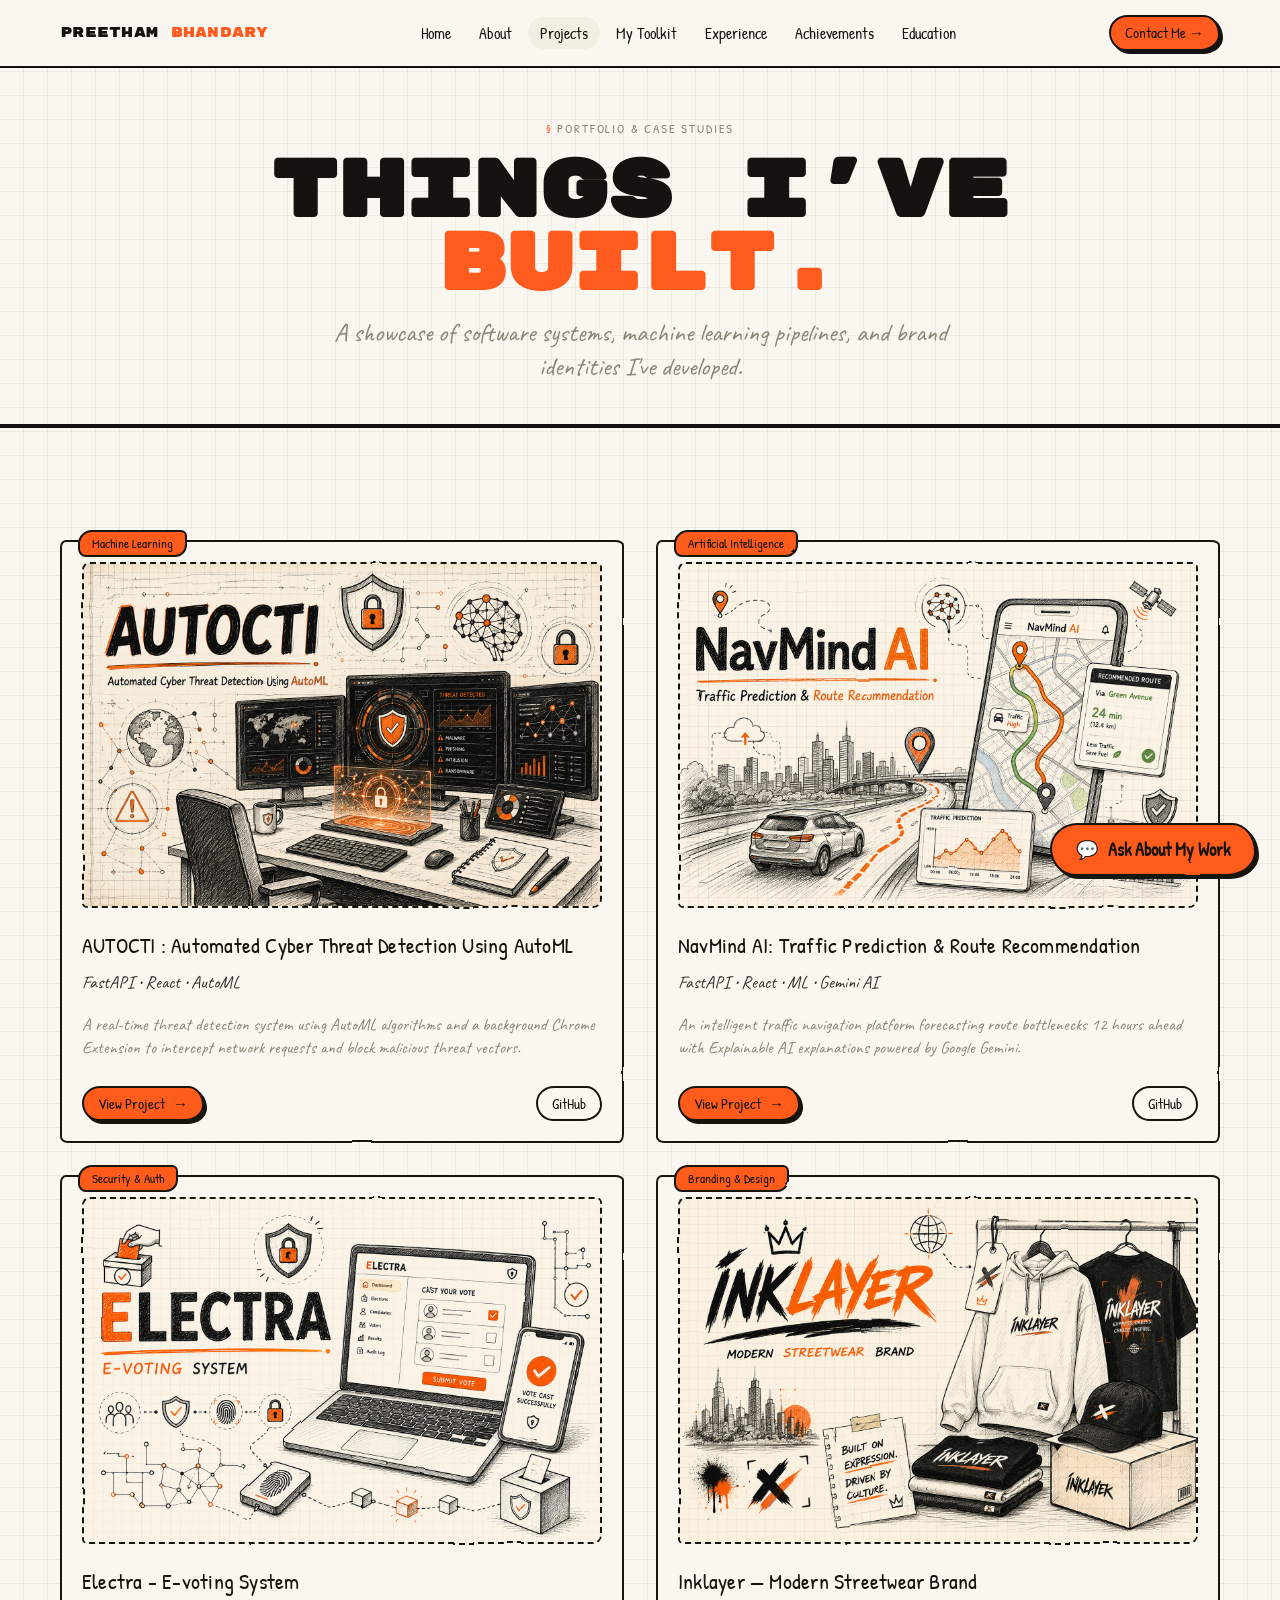
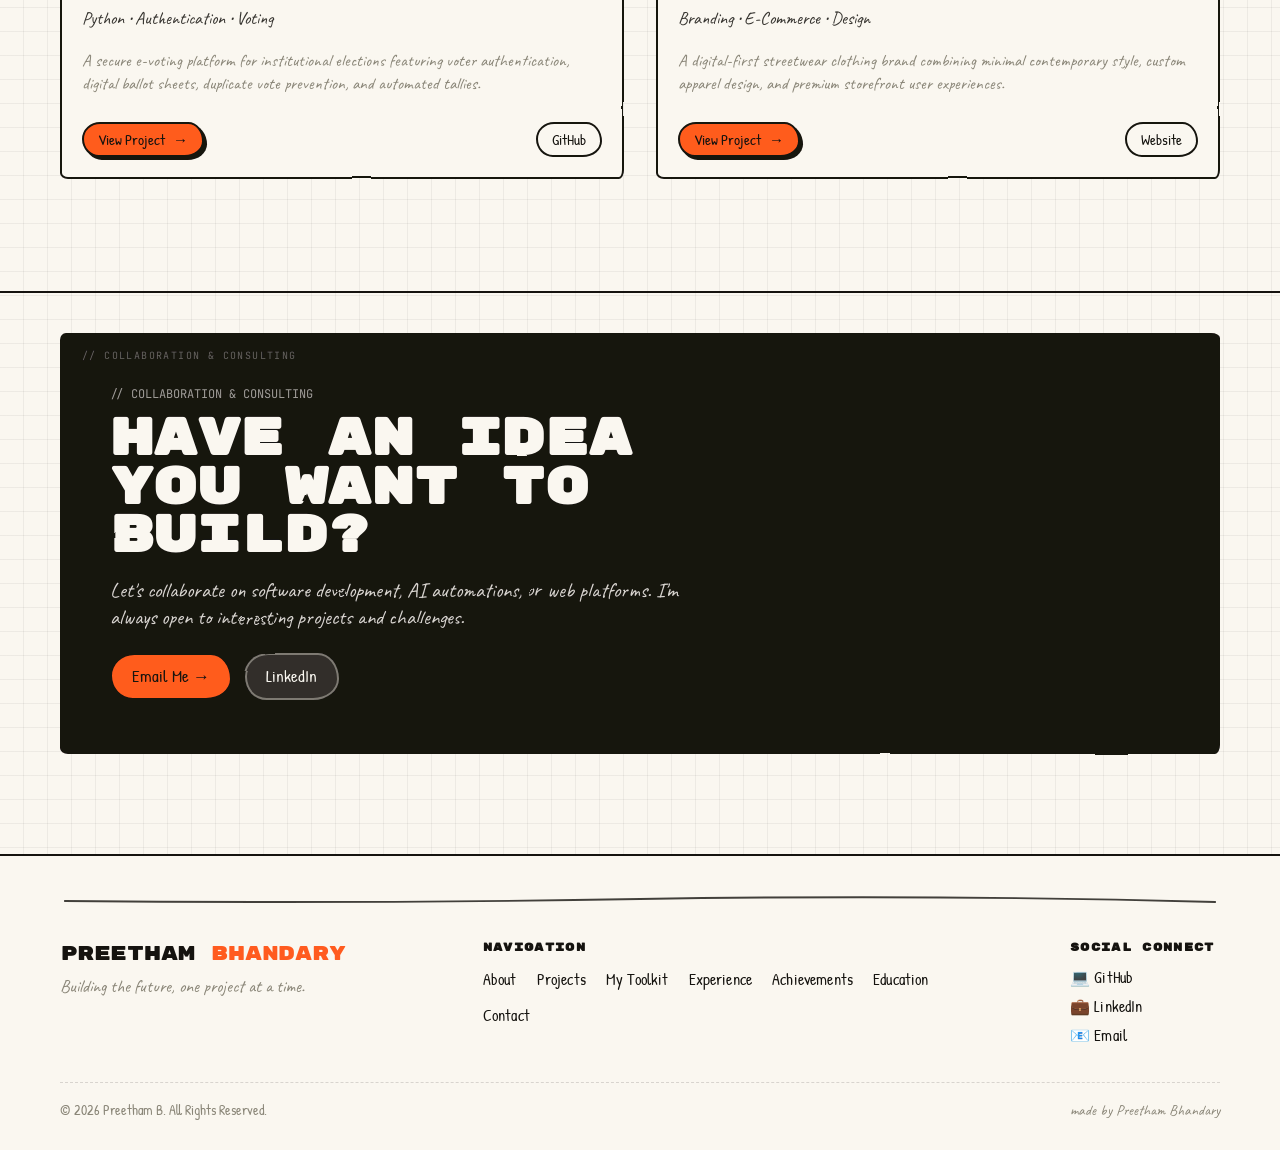
<file: projects.html>
<!DOCTYPE html>
<html lang="en">

<head>
  <meta charset="UTF-8" />
  <meta name="viewport" content="width=device-width, initial-scale=1" />
  <title>Projects & Case Studies — Preetham Bhandary</title>
  <meta name="description"
    content="Explore the software development, AI automation, and cybersecurity projects built by Preetham Bhandary." />
  <link rel="canonical" href="projects.html" />
  <meta property="og:type" content="website" />
  <meta property="og:title" content="Projects & Case Studies — Preetham Bhandary" />
  <meta property="og:description"
    content="Explore the software development, AI automation, and cybersecurity projects built by Preetham Bhandary." />
  <link rel="preconnect" href="https://fonts.googleapis.com" />
  <link rel="preconnect" href="https://fonts.gstatic.com" crossorigin />
  <link
    href="https://fonts.googleapis.com/css2?family=Caveat:wght@400;600&family=Patrick+Hand&family=Rubik+Mono+One&family=JetBrains+Mono:wght@400;600&family=DM+Serif+Display:ital@0;1&display=swap"
    rel="stylesheet" />
  <link rel="stylesheet" href="shared.css" />
  <style>
    /* ===== PAGE-SPECIFIC STYLES ===== */
    .page-hero {
      padding: 52px 0 40px;
      border-bottom: 2px solid var(--rule);
      text-align: center;
    }

    .page-hero h1 {
      font-family: 'Rubik Mono One', sans-serif;
      font-size: clamp(36px, 7vw, 80px);
      line-height: .92;
      margin-bottom: 14px;
    }

    .page-hero p {
      font-family: 'Caveat', cursive;
      font-size: clamp(20px, 3vw, 26px);
      color: var(--muted);
      max-width: 640px;
      margin: 0 auto;
    }

    /* Projects Grid */
    .projects-grid {
      display: grid;
      grid-template-columns: repeat(2, 1fr);
      gap: 32px;
      margin-top: 48px;
      margin-bottom: 48px;
    }

    @media (max-width: 980px) {
      .projects-grid {
        grid-template-columns: 1fr;
        gap: 24px;
      }
    }

    footer a {
      transition: color 0.15s;
    }

    footer a:hover {
      color: var(--accent) !important;
    }
  </style>
</head>

<body>

  <!-- SVG Filters -->
  <svg width="0" height="0" style="position:absolute;overflow:hidden" aria-hidden="true">
    <defs>
      <filter id="wobble">
        <feTurbulence type="fractalNoise" baseFrequency="0.018" numOctaves="2" seed="3" />
        <feDisplacementMap in="SourceGraphic" scale="2" />
      </filter>
      <filter id="wobble-2">
        <feTurbulence type="fractalNoise" baseFrequency="0.03" numOctaves="2" seed="7" />
        <feDisplacementMap in="SourceGraphic" scale="3" />
      </filter>
    </defs>
  </svg>

  <!-- NAVBAR -->
  <nav class="navbar" role="navigation">
    <div class="wrap nav-wrap">
      <a href="index.html" class="nav-logo">PREETHAM <span>BHANDARY</span></a>
      <ul class="nav-links">
        <li><a href="index.html">Home</a></li>
        <li><a href="index.html#about">About</a></li>
        <li><a href="projects.html" class="active">Projects</a></li>
        <li><a href="index.html#toolkit">My Toolkit</a></li>
        <li><a href="index.html#experience">Experience</a></li>
        <li><a href="index.html#achievements">Achievements</a></li>
        <li><a href="index.html#education">Education</a></li>
      </ul>
      <a href="index.html#contact" class="btn primary nav-cta sm">Contact Me →</a>
      <button class="nav-toggle" aria-label="Open menu" onclick="toggleMenu()">☰</button>
    </div>
  </nav>
  <div class="mobile-menu" id="mobileMenu">
    <a href="index.html" onclick="toggleMenu()">Home</a>
    <a href="index.html#about" onclick="toggleMenu()">About</a>
    <a href="projects.html" onclick="toggleMenu()">Projects</a>
    <a href="index.html#toolkit" onclick="toggleMenu()">My Toolkit</a>
    <a href="index.html#experience" onclick="toggleMenu()">Experience</a>
    <a href="index.html#achievements" onclick="toggleMenu()">Achievements</a>
    <a href="index.html#education" onclick="toggleMenu()">Education</a>
    <a href="index.html#contact" onclick="toggleMenu()">Contact</a>
  </div>

  <!-- PAGE HERO -->
  <section class="page-hero">
    <div class="wrap">
      <div class="section-tag">Portfolio &amp; Case Studies</div>
      <h1 class="h-display">Things I've <span style="color:var(--accent)">Built.</span></h1>
      <p class="h-hand">A showcase of software systems, machine learning pipelines, and brand identities I've developed.
      </p>
    </div>
  </section>

  <!-- ===== PROJECTS SECTION ===== -->
  <section class="section">
    <div class="wrap">
      <div class="projects-grid">

        <!-- Card 1: AUTOCTI -->
        <div class="prod-card wobble reveal">
          <span class="prod-ribbon">Machine Learning</span>
          <div class="prod-img" style="height: auto; aspect-ratio: 3/2; width: 100%;">
            <img src="photos/autocti.png" alt="AUTOCTI Project"
              style="width:100%;height:100%;object-fit:cover;display:block;" />
          </div>
          <div class="prod-name h-print" style="font-size:22px;line-height:1.2;margin-top:12px;">
            AUTOCTI : Automated Cyber Threat Detection Using AutoML
          </div>
          <div class="prod-benefit h-hand" style="font-size:18px;opacity:.85;margin-bottom:8px;">
            FastAPI • React • AutoML
          </div>
          <p class="h-hand" style="font-size:17px;color:var(--muted);line-height:1.35;margin-bottom:14px;flex:1;">
            A real-time threat detection system using AutoML algorithms and a background Chrome Extension to intercept
            network requests and block malicious threat vectors.
          </p>
          <div class="prod-price-row" style="margin-top:auto;">
            <a href="project-autocti.html" class="btn primary sm">View Project <span style="font-size:15px">→</span></a>
            <a href="https://github.com/preethu2896/AUTOCTI" target="_blank" rel="noopener" class="btn sm">GitHub</a>
          </div>
        </div>

        <!-- Card 2: NavMind AI -->
        <div class="prod-card wobble reveal" style="transition-delay:.08s">
          <span class="prod-ribbon">Artificial Intelligence</span>
          <div class="prod-img" style="height: auto; aspect-ratio: 3/2; width: 100%;">
            <img src="photos/navmind.png" alt="NavMind AI Project"
              style="width:100%;height:100%;object-fit:cover;display:block;" />
          </div>
          <div class="prod-name h-print" style="font-size:22px;line-height:1.2;margin-top:12px;">
            NavMind AI: Traffic Prediction &amp; Route Recommendation
          </div>
          <div class="prod-benefit h-hand" style="font-size:18px;opacity:.85;margin-bottom:8px;">
            FastAPI • React • ML • Gemini AI
          </div>
          <p class="h-hand" style="font-size:17px;color:var(--muted);line-height:1.35;margin-bottom:14px;flex:1;">
            An intelligent traffic navigation platform forecasting route bottlenecks 12 hours ahead with Explainable AI
            explanations powered by Google Gemini.
          </p>
          <div class="prod-price-row" style="margin-top:auto;">
            <a href="project-navmind.html" class="btn primary sm">View Project <span style="font-size:15px">→</span></a>
            <a href="https://github.com/preethu2896/Navmind-AI" target="_blank" rel="noopener" class="btn sm">GitHub</a>
          </div>
        </div>

        <!-- Card 3: Electra -->
        <div class="prod-card wobble reveal" style="transition-delay:.16s">
          <span class="prod-ribbon">Security &amp; Auth</span>
          <div class="prod-img" style="height: auto; aspect-ratio: 3/2; width: 100%;">
            <img src="photos/electra-hero.png" alt="Electra E-voting Project"
              style="width:100%;height:100%;object-fit:cover;display:block;" />
          </div>
          <div class="prod-name h-print" style="font-size:22px;line-height:1.2;margin-top:12px;">
            Electra - E-voting System
          </div>
          <div class="prod-benefit h-hand" style="font-size:18px;opacity:.85;margin-bottom:8px;">
            Python • Authentication • Voting
          </div>
          <p class="h-hand" style="font-size:17px;color:var(--muted);line-height:1.35;margin-bottom:14px;flex:1;">
            A secure e-voting platform for institutional elections featuring voter authentication, digital ballot
            sheets, duplicate vote prevention, and automated tallies.
          </p>
          <div class="prod-price-row" style="margin-top:auto;">
            <a href="project-electra.html" class="btn primary sm">View Project <span style="font-size:15px">→</span></a>
            <a href="https://github.com/preethu2896/Electra-E-voting-system" target="_blank" rel="noopener"
              class="btn sm">GitHub</a>
          </div>
        </div>

        <!-- Card 4: Inklayer -->
        <div class="prod-card wobble reveal" style="transition-delay:.24s">
          <span class="prod-ribbon">Branding &amp; Design</span>
          <div class="prod-img" style="height: auto; aspect-ratio: 3/2; width: 100%;">
            <img src="photos/inklayer-hero.png" alt="Inklayer streetwear brand branding"
              style="width:100%;height:100%;object-fit:cover;display:block;" />
          </div>
          <div class="prod-name h-print" style="font-size:22px;line-height:1.2;margin-top:12px;">
            Inklayer — Modern Streetwear Brand
          </div>
          <div class="prod-benefit h-hand" style="font-size:18px;opacity:.85;margin-bottom:8px;">
            Branding • E-Commerce • Design
          </div>
          <p class="h-hand" style="font-size:17px;color:var(--muted);line-height:1.35;margin-bottom:14px;flex:1;">
            A digital-first streetwear clothing brand combining minimal contemporary style, custom apparel design, and
            premium storefront user experiences.
          </p>
          <div class="prod-price-row" style="margin-top:auto;">
            <a href="project-inklayer.html" class="btn primary sm">View Project <span
                style="font-size:15px">→</span></a>
            <a href="https://inklayer-l5qz.vercel.app" target="_blank" rel="noopener" class="btn sm">Website</a>
          </div>
        </div>

      </div>
    </div>
  </section>

  <!-- ===== CTA COLLABORATION ===== -->
  <section class="section" style="padding-top:40px;padding-bottom:40px">
    <div class="wrap">
      <div class="fw-band wobble reveal">
        <div>
          <div class="h-mono" style="font-size:12px;opacity:.6;margin-bottom:12px">// COLLABORATION &amp; CONSULTING
          </div>
          <h2 class="h-display" style="font-size:clamp(28px,4vw,54px);line-height:.95;margin-bottom:16px">
            Have an idea you want to build?
          </h2>
          <p class="h-hand" style="font-size:21px;opacity:.85;max-width:600px;margin-bottom:22px">
            Let's collaborate on software development, AI automations, or web platforms. I'm always open to interesting
            projects and challenges.
          </p>
          <div style="display:flex;gap:12px;flex-wrap:wrap">
            <a href="index.html#contact" class="btn primary">Email Me →</a>
            <a href="https://www.linkedin.com/in/preethambhandary" target="_blank" rel="noopener" class="btn"
              style="background:rgba(243,238,226,.12);color:var(--paper);border-color:rgba(243,238,226,.4)">LinkedIn</a>
          </div>
        </div>
      </div>
    </div>
  </section>

  <!-- ===== FOOTER ===== -->
  <footer style="border-top: 2px solid var(--rule); padding: 40px 0 30px; margin-top: 60px; background: var(--paper);">
    <div class="wrap">
      <!-- Hand-drawn divider line -->
      <svg viewBox="0 0 1200 10" width="100%" height="10" fill="none" stroke="var(--rule)" stroke-width="2"
        stroke-linecap="round" style="margin-bottom: 30px; opacity: 0.8;">
        <path d="M 5,5 Q 300,8 600,3 T 1195,6" />
      </svg>

      <div style="display: flex; justify-content: space-between; align-items: flex-start; flex-wrap: wrap; gap: 32px;">
        <!-- Left: Logo & Tagline -->
        <div style="max-width: 320px;">
          <div class="foot-logo h-display" style="font-size: 20px; margin-bottom: 8px;">PREETHAM <span>BHANDARY</span>
          </div>
          <p class="h-hand" style="font-size: 18px; color: var(--muted);">Building the future, one project at a time.
          </p>
        </div>

        <!-- Middle: Navigation Links -->
        <div>
          <h5 class="h-display"
            style="font-size: 11px; text-transform: uppercase; letter-spacing: 0.12em; margin-bottom: 12px;">Navigation
          </h5>
          <ul style="list-style: none; display: flex; flex-wrap: wrap; gap: 12px 20px; max-width: 450px; padding: 0;">
            <li><a href="index.html#about" class="h-print" style="font-size: 16px;">About</a></li>
            <li><a href="projects.html" class="h-print" style="font-size: 16px;">Projects</a></li>
            <li><a href="index.html#toolkit" class="h-print" style="font-size: 16px;">My Toolkit</a></li>
            <li><a href="index.html#experience" class="h-print" style="font-size: 16px;">Experience</a></li>
            <li><a href="index.html#achievements" class="h-print" style="font-size: 16px;">Achievements</a></li>
            <li><a href="index.html#education" class="h-print" style="font-size: 16px;">Education</a></li>
            <li><a href="index.html#contact" class="h-print" style="font-size: 16px;">Contact</a></li>
          </ul>
        </div>

        <!-- Right: Social Links -->
        <div style="min-width: 150px;">
          <h5 class="h-display"
            style="font-size: 11px; text-transform: uppercase; letter-spacing: 0.12em; margin-bottom: 12px;">Social
            Connect</h5>
          <ul style="list-style: none; display: flex; flex-direction: column; gap: 8px; padding: 0;">
            <li><a href="https://github.com/preethu2896" target="_blank" rel="noopener" class="h-print"
                style="font-size: 16px; display: flex; align-items: center; gap: 6px;">💻 GitHub</a></li>
            <li><a href="https://linkedin.com/in/preethambhandary" target="_blank" rel="noopener" class="h-print"
                style="font-size: 16px; display: flex; align-items: center; gap: 6px;">💼 LinkedIn</a></li>
            <li><a href="index.html#contact" class="h-print"
                style="font-size: 16px; display: flex; align-items: center; gap: 6px;">📧 Email</a></li>
          </ul>
        </div>
      </div>

      <!-- Copyright note -->
      <div
        style="margin-top: 36px; padding-top: 18px; border-top: 1px dashed rgba(21,19,15,0.15); display: flex; justify-content: space-between; align-items: center; flex-wrap: wrap; gap: 12px; font-family: 'Patrick Hand', cursive; font-size: 14px; color: var(--muted);">
        <span>© 2026 Preetham B. All Rights Reserved.</span>
        <span class="h-hand" style="font-size: 15px;">made by Preetham Bhandary</span>
      </div>
    </div>
  </footer>

  <script src="shared.js"></script>
</body>

</html>
</file>
<file: shared.css>
/* ============================================================
   PREETHAM BHANDARY — Shared Design System
   Hand-drawn sketch aesthetic · Orange accent · Grid background
   ============================================================ */

/* ===== DESIGN TOKENS ===== */
:root {
  --ink: #15130f;
  --paper: #faf7f0;
  --paper-2: #f3eee2;
  --rule: #15130f;
  --muted: #8a8678;
  --accent: #ff5b1f;
  --accent-ink: #15130f;
  --grid: rgba(21,19,15,.055);
  --nav-h: 68px;
  --radius: 6px 9px 5px 8px / 7px 5px 9px 6px;
}

/* ===== RESET ===== */
*, *::before, *::after { box-sizing: border-box; margin: 0; padding: 0; }
html { scroll-behavior: smooth; }
body {
  font-family: 'Patrick Hand', cursive;
  font-size: 18px;
  line-height: 1.3;
  background: var(--paper);
  color: var(--ink);
  background-image:
    linear-gradient(var(--grid) 1px, transparent 1px),
    linear-gradient(90deg, var(--grid) 1px, transparent 1px);
  background-size: 24px 24px;
  background-position: -1px -1px;
}
a { color: inherit; text-decoration: none; }
button { font-family: inherit; cursor: pointer; }
img { display: block; max-width: 100%; }

/* ===== TYPOGRAPHY ===== */
.h-display { font-family: 'Rubik Mono One', 'Archivo Black', sans-serif; letter-spacing: -.01em; }
.h-hand    { font-family: 'Caveat', cursive; }
.h-print   { font-family: 'Patrick Hand', cursive; letter-spacing: .01em; }
.h-mono    { font-family: 'JetBrains Mono', monospace; }
.h-serif   { font-family: 'DM Serif Display', serif; }

/* ===== SKETCH PRIMITIVES ===== */
.box {
  border: 2px solid var(--rule);
  border-radius: var(--radius);
  background: var(--paper);
  position: relative;
}
.box.fill        { background: var(--paper-2); }
.box.fill-ink    { background: var(--ink); color: var(--paper); }
.box.fill-accent { background: var(--accent); color: var(--accent-ink); }
.box.dashed      { border-style: dashed; }

.wobble   { filter: url(#wobble); }
.wobble-2 { filter: url(#wobble-2); }

/* ===== BUTTONS ===== */
.btn {
  display: inline-flex; align-items: center; gap: 8px;
  padding: 10px 20px;
  border: 2px solid var(--rule);
  border-radius: 30px 26px 32px 28px / 28px 32px 26px 30px;
  background: var(--paper);
  color: var(--ink);
  font-family: 'Patrick Hand', cursive;
  font-size: 17px;
  cursor: pointer;
  text-decoration: none;
  white-space: nowrap;
  transition: transform .12s ease, box-shadow .12s ease;
}
.btn:hover            { transform: translate(-2px,-2px); box-shadow: 3px 3px 0 var(--rule); }
.btn.primary          { background: var(--accent); color: var(--accent-ink); box-shadow: 3px 3px 0 var(--rule); }
.btn.primary:hover    { transform: translate(-3px,-3px); box-shadow: 5px 5px 0 var(--rule); }
.btn.ink              { background: var(--ink); color: var(--paper); box-shadow: 3px 3px 0 var(--accent); }
.btn.ink:hover        { transform: translate(-3px,-3px); box-shadow: 5px 5px 0 var(--accent); }
.btn.ghost            { background: transparent; }
.btn.sm               { padding: 6px 14px; font-size: 15px; }
.btn.lg               { padding: 16px 32px; font-size: 20px; }

/* ===== TAGS ===== */
.tag {
  display: inline-block;
  font-family: 'Patrick Hand', cursive;
  font-size: 13px;
  padding: 2px 10px;
  border: 1.5px solid var(--rule);
  border-radius: 12px 8px 14px 6px / 8px 14px 6px 12px;
  background: var(--paper);
}
.tag.accent { background: var(--accent); }
.tag.ink    { background: var(--ink); color: var(--paper); }

/* ===== THUMBNAIL ===== */
.thumb {
  background: var(--paper-2);
  border: 2px solid var(--rule);
  border-radius: var(--radius);
  position: relative;
  overflow: hidden;
}
.thumb::before {
  content: "";
  position: absolute; inset: 0;
  background:
    linear-gradient(135deg, transparent 49%, var(--ink) 49.5%, var(--ink) 50.5%, transparent 51%),
    linear-gradient(45deg,  transparent 49%, var(--ink) 49.5%, var(--ink) 50.5%, transparent 51%);
  opacity: .15; z-index: 1;
}
.thumb img { position: absolute; inset: 0; width: 100%; height: 100%; object-fit: cover; }
.thumb .play-btn {
  position: absolute; left: 50%; top: 50%; transform: translate(-50%,-50%);
  width: 44px; height: 44px;
  border: 2px solid var(--rule);
  background: rgba(250,247,240,.92);
  border-radius: 50%;
  display: flex; align-items: center; justify-content: center;
  z-index: 3;
  transition: background .15s, transform .15s;
}
.thumb .play-btn::after {
  content: "";
  width: 0; height: 0;
  border-left: 13px solid var(--ink);
  border-top: 8px solid transparent;
  border-bottom: 8px solid transparent;
  margin-left: 4px;
}
.thumb .duration {
  position: absolute; bottom: 6px; right: 6px;
  background: rgba(21,19,15,.82); color: var(--paper);
  font-family: 'JetBrains Mono', monospace;
  font-size: 11px; padding: 2px 6px; z-index: 3; border-radius: 3px;
}

/* ===== LAYOUT ===== */
.wrap { width: 100%; max-width: 1240px; margin: 0 auto; padding: 0 40px; }
.section {
  border-top: 2px solid var(--rule);
  padding: 64px 0;
  position: relative;
}
.section-tag {
  font-family: 'Patrick Hand', cursive;
  font-size: 13px;
  text-transform: uppercase;
  letter-spacing: .14em;
  color: var(--muted);
  margin-bottom: 18px;
}
.section-tag::before { content: "§ "; color: var(--accent); }
.section-header {
  display: flex; justify-content: space-between; align-items: flex-end;
  margin-bottom: 28px; flex-wrap: wrap; gap: 12px;
}
.section-header h2 {
  font-family: 'Rubik Mono One', sans-serif;
  font-size: clamp(30px, 4.5vw, 46px);
  line-height: .95; margin: 0;
}

/* ===== SCROLL REVEAL ===== */
.reveal {
  opacity: 0; transform: translateY(28px);
  transition: opacity .55s ease, transform .55s ease;
}
.reveal.visible { opacity: 1; transform: translateY(0); }

/* ===== NAVBAR ===== */
.navbar {
  position: sticky; top: 0; z-index: 100;
  background: var(--paper);
  border-bottom: 2px solid var(--rule);
  height: var(--nav-h);
  display: flex; align-items: center;
}
.nav-wrap { display: flex; align-items: center; gap: 20px; }
.nav-logo {
  font-family: 'Rubik Mono One', sans-serif;
  font-size: 14px; letter-spacing: .02em;
  white-space: nowrap; flex-shrink: 0;
}
.nav-logo span { color: var(--accent); }
.nav-links {
  display: flex; align-items: center; gap: 4px;
  list-style: none; flex: 1; justify-content: center;
  flex-wrap: wrap;
}
.nav-links a {
  font-family: 'Patrick Hand', cursive;
  font-size: 16px; padding: 5px 12px;
  border-radius: 20px;
  transition: background .15s, color .15s;
}
.nav-links a:hover, .nav-links a.active { background: var(--paper-2); }
.nav-cta { flex-shrink: 0; }
.nav-toggle {
  display: none; background: none; border: none;
  font-size: 26px; cursor: pointer; color: var(--ink); padding: 4px 8px;
}
.mobile-menu {
  display: none;
  position: fixed; top: var(--nav-h); left: 0; right: 0;
  background: var(--paper); border-bottom: 2px solid var(--rule);
  padding: 20px 40px; z-index: 99;
  flex-direction: column; gap: 4px;
  box-shadow: 0 8px 24px rgba(21,19,15,.08);
}
.mobile-menu.open { display: flex; }
.mobile-menu a {
  font-family: 'Patrick Hand', cursive;
  font-size: 20px; padding: 10px 0;
  border-bottom: 1px dashed var(--rule);
}

/* ===== HERO ===== */
.hero-section {
  min-height: calc(100vh - var(--nav-h));
  display: flex; align-items: center;
  position: relative; overflow: hidden;
}
.hero-collage {
  position: absolute; inset: -30px -40px;
  display: grid;
  grid-template-columns: repeat(6, 1fr);
  grid-template-rows: repeat(3, 1fr);
  gap: 10px; opacity: .28;
  pointer-events: none; z-index: 0;
}
.hero-collage .thumb:nth-child(3n)   { transform: rotate(-2deg); }
.hero-collage .thumb:nth-child(3n+1) { transform: rotate(1.5deg); }
.hero-collage .thumb:nth-child(3n+2) { transform: rotate(-1deg); }
.hero-collage .play-btn { width: 26px; height: 26px; }
.hero-collage .play-btn::after { border-left-width: 9px; border-top-width: 5px; border-bottom-width: 5px; }
.hero-inner {
  position: relative; z-index: 1;
  padding: 48px 0; text-align: center;
  width: 100%; margin: 0 auto;
}
.hero-badge {
  display: inline-block;
  background: var(--paper); border: 2px solid var(--rule);
  border-radius: 30px; padding: 4px 16px;
  font-size: 12px; letter-spacing: .15em; margin-bottom: 22px;
}
.hero-h1 {
  font-size: clamp(58px, 10vw, 128px);
  line-height: .92; margin: 0 auto 18px;
  max-width: 1100px; letter-spacing: -.02em;
}
.accent-word {
  background: var(--accent); padding: 0 14px 4px;
  display: inline-block;
  transform: rotate(-1.5deg); transform-origin: left center;
}
.hero-sub {
  font-size: clamp(20px, 3vw, 28px);
  color: var(--ink); opacity: .85;
  background: var(--paper); display: inline-block;
  padding: 4px 14px; margin-bottom: 26px;
}
.hero-ctas {
  display: flex; gap: 14px; justify-content: center;
  flex-wrap: wrap; margin-bottom: 32px;
}
.hero-proof {
  display: flex; gap: 16px; justify-content: center;
  flex-wrap: wrap; margin-bottom: 28px;
}
.proof-badge {
  background: var(--paper); border: 2px solid var(--rule);
  border-radius: var(--radius);
  padding: 10px 18px; text-align: center;
}
.proof-badge strong { font-size: 22px; display: block; line-height: 1.1; }
.proof-badge span   { font-size: 14px; color: var(--muted); }
.proof-badge:nth-child(odd)  { transform: rotate(-1.2deg); }
.proof-badge:nth-child(even) { transform: rotate(1.2deg); }

/* Marquee ticker */
.marquee-wrap {
  border: 2px solid var(--rule); border-radius: 8px;
  background: var(--paper); overflow: hidden;
}
.marquee-track {
  display: flex; animation: marquee 36s linear infinite;
  white-space: nowrap;
}
.marquee-track span {
  font-size: 14px; padding: 11px 0;
  letter-spacing: .04em; flex-shrink: 0;
}
@keyframes marquee {
  from { transform: translateX(0); }
  to   { transform: translateX(-50%); }
}

/* ===== PRODUCTS ===== */
.prod-grid {
  display: grid;
  grid-template-columns: repeat(3, 1fr);
  gap: 22px;
}
.prod-card {
  border: 2px solid var(--rule); border-radius: var(--radius);
  background: var(--paper); padding: 20px;
  display: flex; flex-direction: column; gap: 12px;
  min-height: 340px; position: relative;
  transition: transform .15s ease, box-shadow .15s ease;
}
.prod-card:hover { transform: translate(-3px,-3px); box-shadow: 5px 5px 0 var(--rule); }
.prod-ribbon {
  position: absolute; top: -12px; left: 16px;
  font-family: 'Patrick Hand', cursive; font-size: 13px;
  padding: 3px 12px; background: var(--accent);
  border: 2px solid var(--rule);
  border-radius: 14px 6px 12px 8px;
}
.prod-ribbon.ink { background: var(--ink); color: var(--paper); }
.prod-episode {
  position: absolute; top: -11px; right: 16px;
  background: var(--paper); padding: 0 10px;
  font-size: 14px;
  border: 1.5px solid var(--rule); border-radius: 999px;
}
.prod-img {
  height: 160px;
  border: 2px dashed var(--rule);
  border-radius: 8px 6px 9px 5px;
  display: flex; align-items: center; justify-content: center;
  background: var(--paper-2); overflow: hidden;
}
.prod-img img { width: 100%; height: 100%; object-fit: cover; display: block; }
.prod-name    { font-family: 'Patrick Hand', cursive; font-size: 20px; line-height: 1.15; }
.prod-benefit { font-family: 'Caveat', cursive; font-size: 18px; opacity: .8; flex: 1; }
.prod-price-row { display: flex; align-items: baseline; justify-content: space-between; margin-top: auto; }
.prod-price { font-family: 'Rubik Mono One', sans-serif; font-size: 24px; }
.prod-price .strike { text-decoration: line-through; color: var(--muted); font-size: 16px; margin-right: 6px; }
.prod-price.free   { color: var(--accent); }

/* Lead magnet card */
.lead-card {
  grid-column: span 3;
  border: 2px solid var(--rule); border-radius: var(--radius);
  background: var(--paper-2); padding: 28px;
  display: grid; grid-template-columns: 1fr 1.2fr; gap: 24px; align-items: center;
}
.lead-left { display: flex; flex-direction: column; gap: 8px; }
.lead-form {
  display: flex; gap: 8px; align-items: stretch;
  border: 2px solid var(--rule);
  border-radius: 30px 26px 32px 28px;
  padding: 6px; background: var(--paper); margin-bottom: 10px;
}
.lead-form input {
  flex: 1; border: none; background: transparent;
  font-family: 'Patrick Hand', cursive; font-size: 17px;
  padding: 6px 12px; outline: none; color: var(--ink);
}
.lead-form input::placeholder { color: var(--muted); }
.lead-note { font-family: 'Caveat', cursive; font-size: 15px; color: var(--muted); }

/* ===== COLLABORATION BAND ===== */
.fw-band {
  border: 2px solid var(--rule); border-radius: var(--radius);
  background: var(--ink); color: var(--paper);
  padding: 52px 48px;
  display: grid; grid-template-columns: 1.4fr 1fr; gap: 40px; align-items: center;
  position: relative; overflow: hidden;
}
.fw-band::before {
  content: "// COLLABORATION & CONSULTING";
  font-family: 'JetBrains Mono', monospace;
  font-size: 10px; letter-spacing: .14em; opacity: .35;
  position: absolute; top: 14px; left: 20px;
}
.fw-band h2 {
  font-family: 'Rubik Mono One', sans-serif;
  font-size: clamp(26px,4vw,54px); line-height: .95; margin-bottom: 14px;
}
.fw-band p { font-family: 'Caveat', cursive; font-size: 21px; opacity: .85; margin-bottom: 22px; }
.fw-right  { display: flex; flex-direction: column; gap: 10px; }
.fw-number { font-size: 52px; color: var(--accent); line-height: 1; }
.fw-caption { font-family: 'Caveat', cursive; font-size: 19px; opacity: .8; }

/* ===== VIDEOS ===== */
.videos-header {
  display: flex; justify-content: space-between; align-items: flex-end;
  margin-bottom: 22px; flex-wrap: wrap; gap: 16px;
}
.video-tabs { display: flex; gap: 10px; flex-wrap: wrap; }
.video-tab {
  font-family: 'Patrick Hand', cursive; font-size: 16px;
  padding: 7px 16px;
  border: 2px solid var(--rule);
  border-radius: 24px 18px 22px 20px / 18px 22px 20px 24px;
  background: var(--paper); cursor: pointer;
  transition: background .18s, color .18s;
}
.video-tab.active { background: var(--ink); color: var(--paper); }
.video-panel { display: none; }
.video-panel.active { display: block; }
.video-grid {
  display: grid; grid-template-columns: repeat(3, 1fr); gap: 20px;
  animation: fadeUp .3s ease both;
}
@keyframes fadeUp {
  from { opacity:0; transform:translateY(12px); }
  to   { opacity:1; transform:translateY(0); }
}
.video-card { cursor: pointer; text-decoration: none; color: inherit; display: block; }
.video-card .thumb { aspect-ratio: 16/9; transition: transform .15s, box-shadow .15s; }
.video-card:hover .thumb { transform: translate(-2px,-2px); box-shadow: 4px 4px 0 var(--rule); }
.video-card:hover .play-btn { background: var(--accent); }
.vid-title { font-family: 'Patrick Hand', cursive; font-size: 16px; margin-top: 9px; line-height: 1.25; }
.vid-meta  { font-family: 'Caveat', cursive; font-size: 15px; color: var(--muted); margin-top: 3px; }
.videos-note {
  margin-top: 18px; font-size: 15px; color: var(--muted);
  border-top: 1px dashed var(--rule); padding-top: 12px;
}

/* ===== HOSTINGER ===== */
.aff-box {
  border: 2px solid var(--rule); border-radius: var(--radius);
  background: var(--paper); padding: 28px 32px;
  display: grid; grid-template-columns: 180px 1fr 280px; gap: 28px; align-items: center;
}
.aff-logo {
  height: 90px; border: 2px dashed var(--rule);
  border-radius: 8px 6px 9px 5px;
  display: flex; align-items: center; justify-content: center;
  background: var(--paper-2); flex-direction: column; gap: 6px;
}
.aff-logo-sub { font-family: 'Caveat', cursive; font-size: 13px; color: var(--muted); }
.aff-desc h3  { font-family: 'Patrick Hand', cursive; font-size: 21px; font-weight: 400; margin-bottom: 6px; }
.aff-desc p   { font-family: 'Caveat', cursive; font-size: 17px; color: var(--muted); margin-top: 6px; }
.aff-right    { display: flex; flex-direction: column; gap: 12px; }
.coupon-box {
  border: 2px dashed var(--rule); border-radius: 6px;
  padding: 10px 14px; background: var(--paper-2);
  display: flex; align-items: center; justify-content: space-between; gap: 10px;
}
.coupon-code { font-family: 'JetBrains Mono', monospace; font-size: 17px; letter-spacing: .18em; flex:1; text-align:center; }
.copy-btn {
  font-family: 'Patrick Hand', cursive; font-size: 13px;
  padding: 4px 10px; border: 1.5px solid var(--rule);
  border-radius: 8px 6px 9px 5px;
  background: var(--paper); cursor: pointer;
  transition: background .15s;
}
.copy-btn:hover   { background: var(--accent); }
.copy-btn.copied  { background: #19c37d; color: #fff; border-color: #19c37d; }

/* ===== ABOUT ===== */
.about-grid {
  display: grid; grid-template-columns: 280px 1fr;
  gap: 40px; align-items: start;
}
.about-photo {
  aspect-ratio: 1/1; border: 3px solid var(--rule);
  border-radius: 50%; background: var(--paper-2);
  overflow: hidden; position: relative;
}
.about-content h2 {
  font-family: 'Rubik Mono One', sans-serif;
  font-size: clamp(26px,4vw,42px); line-height: .95; margin-bottom: 14px;
}
.about-content h2 span { color: var(--accent); }
.about-bio {
  font-family: 'Caveat', cursive;
  font-size: 21px; max-width: 680px;
  margin-bottom: 22px; line-height: 1.4;
}
.about-stats {
  display: grid; grid-template-columns: repeat(3, 1fr);
  gap: 12px; margin-bottom: 24px;
}
.stat-box {
  border: 1.5px solid var(--rule); border-radius: 8px 6px 9px 5px;
  padding: 12px 16px; background: var(--paper);
}
.stat-box strong { font-family: 'Rubik Mono One', sans-serif; font-size: 24px; display: block; }
.stat-box span {
  font-family: 'Patrick Hand', cursive; font-size: 12px;
  color: var(--muted); text-transform: uppercase; letter-spacing: .08em;
}
.about-socials { display: flex; gap: 12px; flex-wrap: wrap; }

/* ===== FOOTER ===== */
footer { border-top: 2px solid var(--rule); padding-top: 10px; }
.foot-grid {
  display: grid; grid-template-columns: 1.4fr 1fr 1fr 1fr;
  gap: 28px; padding: 40px 0 32px;
  border-top: 2px solid var(--rule);
}
.foot-logo    { font-family: 'Rubik Mono One', sans-serif; font-size: 17px; margin-bottom: 8px; }
.foot-logo span { color: var(--accent); }
.foot-tagline { font-family: 'Caveat', cursive; font-size: 17px; color: var(--muted); margin-bottom: 14px; }
.foot-socials { display: flex; gap: 10px; flex-wrap: wrap; }
.foot-socials a {
  display: flex; align-items: center; justify-content: center;
  width: 36px; height: 36px;
  border: 1.5px solid var(--rule); border-radius: 6px;
  transition: background .15s;
}
.foot-socials a:hover { background: var(--paper-2); }
.foot-col h5 {
  font-family: 'Rubik Mono One', sans-serif;
  font-size: 10px; letter-spacing: .12em; text-transform: uppercase; margin-bottom: 12px;
}
.foot-col ul { list-style: none; }
.foot-col li {
  font-family: 'Patrick Hand', cursive; font-size: 15px;
  padding: 4px 0; border-bottom: 1px dashed rgba(21,19,15,.12);
}
.foot-col li a:hover { color: var(--accent); }
.foot-copy {
  padding: 14px 0 36px;
  display: flex; justify-content: space-between; align-items: center;
  border-top: 1px dashed var(--rule);
  font-family: 'Patrick Hand', cursive; font-size: 14px; color: var(--muted);
  flex-wrap: wrap; gap: 8px;
}

/* ===== RESPONSIVE ===== */
@media (max-width: 1024px) {
  .aff-box { grid-template-columns: 1fr; gap: 16px; }
}
@media (max-width: 980px) {
  .wrap         { padding: 0 24px; }
  .prod-grid    { grid-template-columns: repeat(2, 1fr); }
  .lead-card    { grid-column: span 2; grid-template-columns: 1fr; }
  .video-grid   { grid-template-columns: repeat(2, 1fr); }
  .about-grid   { grid-template-columns: 200px 1fr; gap: 30px; }
  .about-photo  { width: 200px; height: 200px; border-radius: 50%; }
  .fw-band      { grid-template-columns: 1fr; padding: 36px 28px; }
  .foot-grid    { grid-template-columns: 1fr 1fr; }
  .nav-links    { display: none; }
  .nav-toggle   { display: block; }
  .nav-cta      { display: none; }
}
@media (max-width: 620px) {
  .prod-grid  { grid-template-columns: 1fr; }
  .lead-card  { grid-column: span 1; grid-template-columns: 1fr; }
  .video-grid { grid-template-columns: 1fr; }
  .video-tabs { flex-direction: column; gap: 8px; }
  .hero-h1    { font-size: clamp(36px, 11vw, 56px); }
  .foot-grid  { grid-template-columns: 1fr; }
  .videos-header { flex-direction: column; align-items: flex-start; }
  .section-header { flex-direction: column; align-items: flex-start; }
  .about-grid   { grid-template-columns: 1fr; gap: 20px; }
  .about-photo  { width: 160px; height: 160px; margin: 0 auto; }
  .about-stats { grid-template-columns: 1fr 1fr; }
  .aff-box  { padding: 20px; }
  .fw-band  { padding: 28px 20px; }
  .hero-ctas  { flex-direction: column; align-items: stretch; }
  .hero-ctas .btn { text-align: center; justify-content: center; }
}
@media (max-width: 480px) {
  .prod-grid { grid-template-columns: 1fr; }
}

/* ============================================================
   AI PORTFOLIO ASSISTANT
   ============================================================ */
.chat-widget-container {
  position: fixed;
  bottom: 0;
  right: 0;
  z-index: 9999;
  font-family: 'Patrick Hand', cursive;
}

/* Floating Button */
.chat-toggle-btn {
  position: fixed;
  bottom: 24px;
  right: 24px;
  display: flex;
  align-items: center;
  gap: 10px;
  padding: 12px 24px;
  border: 2px solid var(--rule);
  border-radius: 30px 26px 32px 28px / 28px 32px 26px 30px;
  background: var(--accent);
  color: var(--accent-ink);
  box-shadow: 3px 3px 0 var(--rule);
  font-family: 'Patrick Hand', cursive;
  font-size: 18px;
  font-weight: bold;
  cursor: pointer;
  z-index: 10000;
  transition: transform 0.15s ease, box-shadow 0.15s ease, opacity 0.3s ease;
}
.chat-toggle-btn:hover {
  transform: translate(-3px, -3px);
  box-shadow: 5px 5px 0 var(--rule);
}
.chat-toggle-btn:active {
  transform: translate(-1px, -1px);
  box-shadow: 2px 2px 0 var(--rule);
}
.chat-toggle-btn.hidden {
  opacity: 0;
  pointer-events: none;
  transform: scale(0.8);
}

/* Chat Window Box */
.chat-window-box {
  position: fixed;
  bottom: 90px;
  right: 24px;
  width: 380px;
  height: 520px;
  display: flex;
  flex-direction: column;
  background: var(--paper);
  border: 2px solid var(--rule);
  border-radius: var(--radius);
  box-shadow: 6px 6px 0 var(--rule);
  z-index: 9999;
  opacity: 0;
  pointer-events: none;
  transform: translateY(20px) scale(0.95);
  transition: transform 0.3s cubic-bezier(0.175, 0.885, 0.32, 1.1), opacity 0.3s ease;
  overflow: hidden;
}

.chat-window-box.open {
  opacity: 1;
  pointer-events: auto;
  transform: translateY(0) scale(1);
}

/* Header */
.chat-header {
  display: flex;
  justify-content: space-between;
  align-items: center;
  padding: 12px 16px;
  border-bottom: 2px solid var(--rule);
  background: var(--paper-2);
}
.chat-header-title {
  display: flex;
  align-items: center;
  gap: 8px;
}
.chat-status-dot {
  width: 8px;
  height: 8px;
  border-radius: 50%;
  background: #19c37d; /* Active green */
  border: 1px solid var(--rule);
  animation: pulse 1.8s infinite;
}
@keyframes pulse {
  0% { transform: scale(0.9); opacity: 0.8; }
  50% { transform: scale(1.1); opacity: 1; }
  100% { transform: scale(0.9); opacity: 0.8; }
}
.chat-close-btn {
  background: none;
  border: none;
  font-size: 24px;
  cursor: pointer;
  color: var(--ink);
  line-height: 1;
  padding: 0 4px;
  transition: color 0.15s ease, transform 0.15s ease;
}
.chat-close-btn:hover {
  color: var(--accent);
  transform: scale(1.1);
}

/* Chat Messages */
.chat-messages {
  flex: 1;
  overflow-y: auto;
  padding: 16px;
  display: flex;
  flex-direction: column;
  gap: 16px;
  /* Lined notebook paper styling */
  background: var(--paper);
  background-image: 
    linear-gradient(rgba(21, 19, 15, 0.05) 1px, transparent 1px),
    linear-gradient(90deg, rgba(255, 91, 31, 0.08) 1px, transparent 1px);
  background-size: 100% 24px, 100% 100%;
  background-position: 0 0, 32px 0;
  scroll-behavior: smooth;
}

/* Messages Custom Scrollbar */
.chat-messages::-webkit-scrollbar {
  width: 8px;
}
.chat-messages::-webkit-scrollbar-track {
  background: var(--paper-2);
  border-left: 1px dashed var(--rule);
}
.chat-messages::-webkit-scrollbar-thumb {
  background: var(--muted);
  border: 1.5px solid var(--paper-2);
  border-radius: 4px;
}

/* Chat Bubbles */
.chat-message {
  display: flex;
  flex-direction: column;
  max-width: 82%;
  animation: messageFadeIn 0.25s cubic-bezier(0.1, 0.8, 0.25, 1) both;
}
@keyframes messageFadeIn {
  from { opacity: 0; transform: translateY(8px); }
  to { opacity: 1; transform: translateY(0); }
}

.chat-message.user {
  align-self: flex-end;
}
.chat-message.assistant {
  align-self: flex-start;
}

.chat-message .message-content {
  padding: 10px 14px;
  border: 2.5px solid var(--rule);
  font-size: 17px;
  line-height: 1.35;
  /* Prevent long uninterrupted text strings (like URLs) from overflowing the chat bubble container */
  overflow-wrap: break-word;
  word-break: break-word;
}

.chat-message .message-content a.chat-link {
  text-decoration: underline;
  font-weight: bold;
  transition: color 0.15s ease;
}

.chat-message.assistant .message-content a.chat-link {
  color: var(--accent);
}

.chat-message.assistant .message-content a.chat-link:hover {
  color: var(--ink);
}

.chat-message.user .message-content a.chat-link {
  color: var(--accent-ink);
}

.chat-message.user .message-content a.chat-link:hover {
  opacity: 0.8;
}

.chat-message.user .message-content {
  background: var(--accent);
  color: var(--accent-ink);
  border-radius: 14px 14px 0 14px / 12px 14px 0 12px;
  box-shadow: 2px 2px 0 var(--rule);
}

.chat-message.assistant .message-content {
  background: var(--paper-2);
  color: var(--ink);
  border-radius: 14px 14px 14px 0 / 14px 12px 10px 0;
  box-shadow: 2px 2px 0 var(--rule);
}

/* Formatting for Assistant Welcome and content */
.welcome-text {
  font-size: 18px;
  margin-bottom: 6px;
}
.welcome-sub {
  font-weight: bold;
  font-size: 16px;
  margin-top: 8px;
  margin-bottom: 4px;
}
.welcome-list {
  list-style: none;
  padding: 0;
  margin-bottom: 8px;
}
.welcome-list li {
  font-size: 16px;
  padding-left: 4px;
  margin-bottom: 2px;
}

/* Clicking Suggestion Prompts */
.chat-suggestions {
  display: flex;
  flex-direction: column;
  gap: 8px;
  margin-top: 10px;
}
.chat-suggestion-btn {
  font-family: 'Patrick Hand', cursive;
  font-size: 15px;
  text-align: left;
  padding: 6px 12px;
  background: var(--paper);
  color: var(--ink);
  border: 1.5px solid var(--rule);
  border-radius: 12px 8px 14px 6px / 8px 14px 6px 12px;
  cursor: pointer;
  transition: transform 0.1s ease, background-color 0.15s ease, box-shadow 0.1s ease;
  box-shadow: 2px 2px 0 var(--rule);
}
.chat-suggestion-btn:hover {
  transform: translate(-1px, -1px);
  background: var(--paper-2);
  box-shadow: 3px 3px 0 var(--rule);
}

/* Typing Indicator */
.chat-typing-indicator {
  display: flex;
  align-items: center;
  gap: 4px;
  padding: 10px 14px;
  background: var(--paper-2);
  border: 2px solid var(--rule);
  border-radius: 14px 14px 14px 0 / 14px 12px 10px 0;
  align-self: flex-start;
  margin-left: 16px;
  margin-bottom: 12px;
  width: fit-content;
  box-shadow: 2px 2px 0 var(--rule);
}
.chat-typing-indicator.hidden {
  display: none !important;
}
.chat-typing-indicator .dot {
  width: 6px;
  height: 6px;
  background: var(--ink);
  border-radius: 50%;
  opacity: 0.4;
  animation: typingDot 1.4s infinite ease-in-out;
}
.chat-typing-indicator .dot:nth-child(2) {
  animation-delay: 0.2s;
}
.chat-typing-indicator .dot:nth-child(3) {
  animation-delay: 0.4s;
}
@keyframes typingDot {
  0%, 100% { transform: translateY(0); opacity: 0.4; }
  50% { transform: translateY(-4px); opacity: 1; }
}

/* Input Form */
.chat-input-form {
  display: flex;
  border-top: 2px solid var(--rule);
  background: var(--paper-2);
  padding: 8px 12px;
  gap: 8px;
  align-items: center;
}
.chat-input-form input {
  flex: 1;
  border: 2px solid var(--rule);
  border-radius: var(--radius);
  background: var(--paper);
  padding: 8px 12px;
  font-family: 'Patrick Hand', cursive;
  font-size: 16px;
  color: var(--ink);
  outline: none;
  transition: border-color 0.15s, box-shadow 0.15s;
}
.chat-input-form input:focus {
  border-color: var(--accent);
  box-shadow: 2px 2px 0 var(--rule);
}
.chat-send-btn {
  background: var(--accent);
  color: var(--accent-ink);
  border: 2px solid var(--rule);
  border-radius: 50%;
  width: 38px;
  height: 38px;
  display: flex;
  align-items: center;
  justify-content: center;
  font-size: 18px;
  cursor: pointer;
  transition: transform 0.15s ease, box-shadow 0.15s ease;
  box-shadow: 2px 2px 0 var(--rule);
  flex-shrink: 0;
}
.chat-send-btn:hover {
  transform: translate(-2px, -2px);
  box-shadow: 4px 4px 0 var(--rule);
}
.chat-send-btn:active {
  transform: translate(-1px, -1px);
  box-shadow: 2px 2px 0 var(--rule);
}

/* Error message formatting */
.chat-error-text {
  color: #ff5b1f;
  font-style: italic;
  font-weight: bold;
}

/* Responsive adjustment */
@media (max-width: 480px) {
  .chat-toggle-btn {
    bottom: 16px;
    right: 16px;
    padding: 10px 18px;
    font-size: 16px;
  }
  .chat-window-box {
    bottom: 74px;
    right: 16px;
    left: 16px;
    width: auto;
    height: 480px;
    max-height: calc(100vh - 90px);
  }
}
</file>
